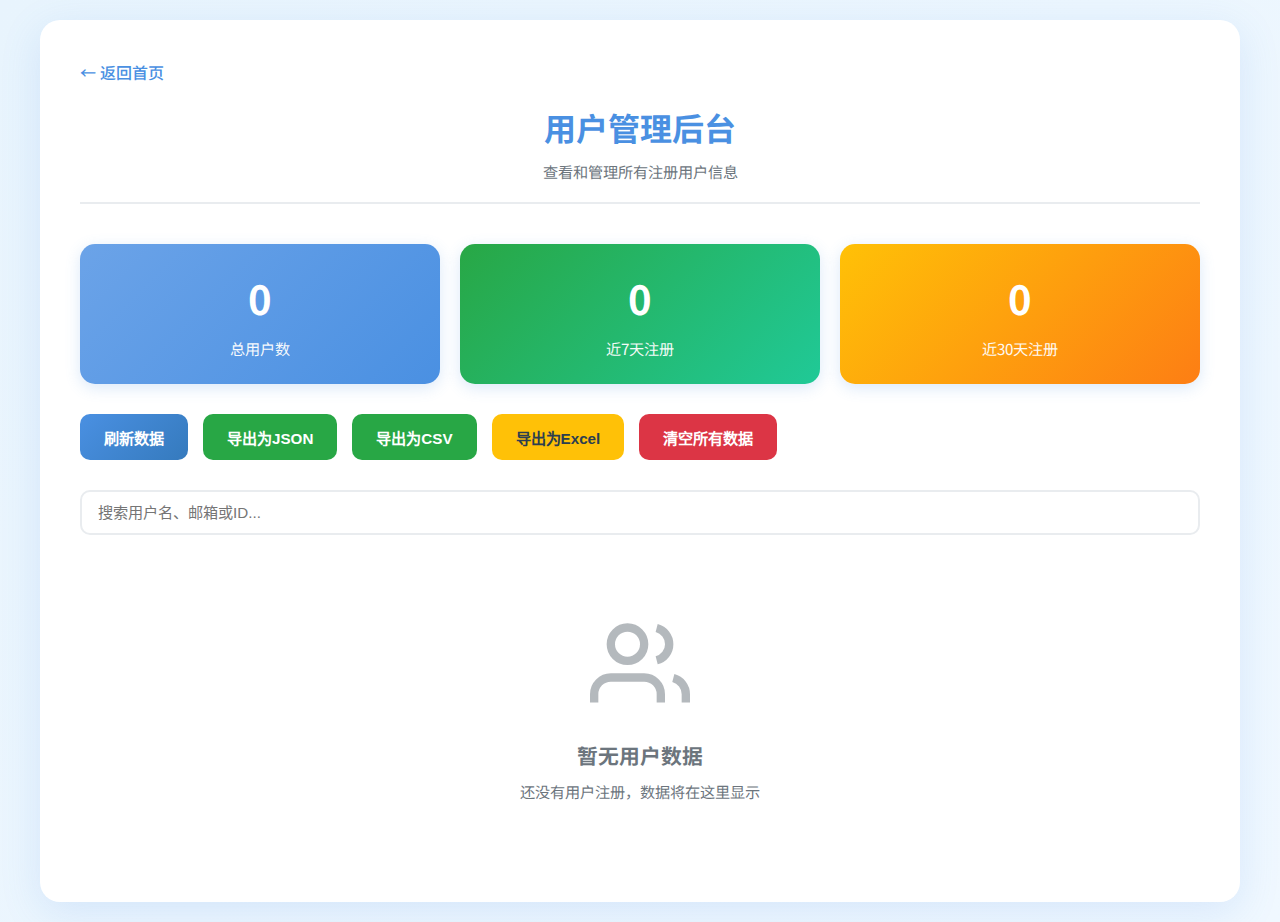
<file: admin.html>
<!DOCTYPE html>
<html lang="zh-CN">
<head>
    <meta charset="UTF-8">
    <meta name="viewport" content="width=device-width, initial-scale=1.0">
    <title>用户管理后台 - 城市性格研究</title>
    <link href="https://fonts.googleapis.com/css2?family=Noto+Sans+SC:wght@300;400;500;700&display=swap" rel="stylesheet">
    <style>
        * {
            margin: 0;
            padding: 0;
            box-sizing: border-box;
        }
        
        :root {
            --primary-blue: #4A90E2;
            --primary-blue-dark: #357ABD;
            --primary-blue-light: #6BA3E8;
            --bg-light: #F8F9FA;
            --bg-white: #FFFFFF;
            --text-dark: #2C3E50;
            --text-gray: #6C757D;
            --text-light: #ADB5BD;
            --border-color: #E9ECEF;
            --success: #28a745;
            --error: #dc3545;
            --warning: #ffc107;
        }
        
        body {
            font-family: 'Noto Sans SC', sans-serif;
            background: linear-gradient(135deg, #E8F4FD 0%, #F0F8FF 100%);
            min-height: 100vh;
            padding: 20px;
        }
        
        .container {
            max-width: 1200px;
            margin: 0 auto;
            background: var(--bg-white);
            border-radius: 20px;
            box-shadow: 0 10px 40px rgba(74, 144, 226, 0.15);
            padding: 40px;
        }
        
        .header {
            text-align: center;
            margin-bottom: 40px;
            padding-bottom: 20px;
            border-bottom: 2px solid var(--border-color);
        }
        
        .header h1 {
            color: var(--primary-blue);
            font-size: 2em;
            font-weight: 700;
            margin-bottom: 10px;
        }
        
        .header p {
            color: var(--text-gray);
            font-size: 0.95em;
        }
        
        .stats {
            display: grid;
            grid-template-columns: repeat(auto-fit, minmax(200px, 1fr));
            gap: 20px;
            margin-bottom: 30px;
        }
        
        .stat-card {
            background: linear-gradient(135deg, var(--primary-blue-light) 0%, var(--primary-blue) 100%);
            color: white;
            padding: 25px;
            border-radius: 15px;
            text-align: center;
            box-shadow: 0 4px 15px rgba(74, 144, 226, 0.2);
        }
        
        .stat-card h3 {
            font-size: 2.5em;
            font-weight: 700;
            margin-bottom: 10px;
        }
        
        .stat-card p {
            font-size: 0.95em;
            opacity: 0.95;
        }
        
        .actions {
            display: flex;
            gap: 15px;
            margin-bottom: 30px;
            flex-wrap: wrap;
        }
        
        .btn {
            padding: 12px 24px;
            border: none;
            border-radius: 10px;
            font-size: 0.95em;
            font-weight: 600;
            cursor: pointer;
            transition: all 0.3s;
            text-decoration: none;
            display: inline-block;
        }
        
        .btn-primary {
            background: linear-gradient(135deg, var(--primary-blue) 0%, var(--primary-blue-dark) 100%);
            color: white;
        }
        
        .btn-primary:hover {
            transform: translateY(-2px);
            box-shadow: 0 6px 20px rgba(74, 144, 226, 0.3);
        }
        
        .btn-success {
            background: var(--success);
            color: white;
        }
        
        .btn-success:hover {
            background: #218838;
            transform: translateY(-2px);
        }
        
        .btn-warning {
            background: var(--warning);
            color: var(--text-dark);
        }
        
        .btn-warning:hover {
            background: #e0a800;
            transform: translateY(-2px);
        }
        
        .btn-danger {
            background: var(--error);
            color: white;
        }
        
        .btn-danger:hover {
            background: #c82333;
            transform: translateY(-2px);
        }
        
        .btn-secondary {
            background: var(--bg-light);
            color: var(--text-dark);
            border: 2px solid var(--border-color);
        }
        
        .btn-secondary:hover {
            background: var(--border-color);
        }
        
        .search-box {
            margin-bottom: 20px;
        }
        
        .search-box input {
            width: 100%;
            padding: 12px 16px;
            border: 2px solid var(--border-color);
            border-radius: 10px;
            font-size: 0.95em;
            transition: all 0.3s;
        }
        
        .search-box input:focus {
            outline: none;
            border-color: var(--primary-blue);
            box-shadow: 0 0 0 3px rgba(74, 144, 226, 0.1);
        }
        
        .table-container {
            overflow-x: auto;
            border-radius: 10px;
            border: 1px solid var(--border-color);
        }
        
        table {
            width: 100%;
            border-collapse: collapse;
            background: var(--bg-white);
        }
        
        thead {
            background: linear-gradient(135deg, var(--primary-blue) 0%, var(--primary-blue-dark) 100%);
            color: white;
        }
        
        th {
            padding: 15px;
            text-align: left;
            font-weight: 600;
            font-size: 0.95em;
        }
        
        td {
            padding: 15px;
            border-bottom: 1px solid var(--border-color);
            color: var(--text-dark);
            font-size: 0.9em;
        }
        
        tbody tr:hover {
            background: var(--bg-light);
        }
        
        tbody tr:last-child td {
            border-bottom: none;
        }
        
        .empty-state {
            text-align: center;
            padding: 60px 20px;
            color: var(--text-gray);
        }
        
        .empty-state svg {
            width: 100px;
            height: 100px;
            margin-bottom: 20px;
            opacity: 0.5;
        }
        
        .empty-state h3 {
            font-size: 1.3em;
            margin-bottom: 10px;
        }
        
        .empty-state p {
            font-size: 0.95em;
        }
        
        .badge {
            display: inline-block;
            padding: 4px 10px;
            border-radius: 12px;
            font-size: 0.75em;
            font-weight: 600;
        }
        
        .badge-success {
            background: #d4edda;
            color: #155724;
        }
        
        .back-link {
            display: inline-block;
            margin-bottom: 20px;
            color: var(--primary-blue);
            text-decoration: none;
            font-weight: 500;
            transition: color 0.3s;
        }
        
        .back-link:hover {
            color: var(--primary-blue-dark);
            text-decoration: underline;
        }
        
        @media (max-width: 768px) {
            .container {
                padding: 20px;
            }
            
            .header h1 {
                font-size: 1.5em;
            }
            
            .actions {
                flex-direction: column;
            }
            
            .btn {
                width: 100%;
                text-align: center;
            }
            
            table {
                font-size: 0.85em;
            }
            
            th, td {
                padding: 10px;
            }
        }
    </style>
</head>
<body>
    <div class="container">
        <a href="index.html" class="back-link">← 返回首页</a>
        
        <div class="header">
            <h1>用户管理后台</h1>
            <p>查看和管理所有注册用户信息</p>
        </div>
        
        <div class="stats" id="stats">
            <!-- 统计数据将在这里动态显示 -->
        </div>
        
        <div class="actions">
            <button class="btn btn-primary" onclick="refreshData()">刷新数据</button>
            <button class="btn btn-success" onclick="exportJSON()">导出为JSON</button>
            <button class="btn btn-success" onclick="exportCSV()">导出为CSV</button>
            <button class="btn btn-warning" onclick="exportExcel()">导出为Excel</button>
            <button class="btn btn-danger" onclick="clearAllData()">清空所有数据</button>
        </div>
        
        <div class="search-box">
            <input type="text" id="searchInput" placeholder="搜索用户名、邮箱或ID..." onkeyup="filterUsers()">
        </div>
        
        <div class="table-container">
            <table id="usersTable">
                <thead>
                    <tr>
                        <th>ID</th>
                        <th>用户名</th>
                        <th>邮箱</th>
                        <th>注册时间</th>
                        <th>状态</th>
                    </tr>
                </thead>
                <tbody id="usersTableBody">
                    <!-- 用户数据将在这里动态显示 -->
                </tbody>
            </table>
        </div>
        
        <div class="empty-state" id="emptyState" style="display: none;">
            <svg viewBox="0 0 24 24" fill="none" stroke="currentColor" stroke-width="2">
                <path d="M17 21v-2a4 4 0 0 0-4-4H5a4 4 0 0 0-4 4v2"></path>
                <circle cx="9" cy="7" r="4"></circle>
                <path d="M23 21v-2a4 4 0 0 0-3-3.87"></path>
                <path d="M16 3.13a4 4 0 0 1 0 7.75"></path>
            </svg>
            <h3>暂无用户数据</h3>
            <p>还没有用户注册，数据将在这里显示</p>
        </div>
    </div>
    
    <script>
        // 获取所有用户
        function getAllUsers() {
            const users = localStorage.getItem('users');
            return users ? JSON.parse(users) : [];
        }
        
        // 刷新统计数据
        function updateStats() {
            const users = getAllUsers();
            const statsDiv = document.getElementById('stats');
            
            statsDiv.innerHTML = `
                <div class="stat-card">
                    <h3>${users.length}</h3>
                    <p>总用户数</p>
                </div>
                <div class="stat-card" style="background: linear-gradient(135deg, #28a745 0%, #20c997 100%);">
                    <h3>${users.filter(u => {
                        const regDate = new Date(u.createdAt);
                        const now = new Date();
                        const daysDiff = (now - regDate) / (1000 * 60 * 60 * 24);
                        return daysDiff <= 7;
                    }).length}</h3>
                    <p>近7天注册</p>
                </div>
                <div class="stat-card" style="background: linear-gradient(135deg, #ffc107 0%, #fd7e14 100%);">
                    <h3>${users.filter(u => {
                        const regDate = new Date(u.createdAt);
                        const now = new Date();
                        const daysDiff = (now - regDate) / (1000 * 60 * 60 * 24);
                        return daysDiff <= 30;
                    }).length}</h3>
                    <p>近30天注册</p>
                </div>
            `;
        }
        
        // 显示用户列表
        function displayUsers(users = null) {
            const allUsers = users || getAllUsers();
            const tbody = document.getElementById('usersTableBody');
            const emptyState = document.getElementById('emptyState');
            const tableContainer = document.querySelector('.table-container');
            
            if (allUsers.length === 0) {
                tbody.innerHTML = '';
                tableContainer.style.display = 'none';
                emptyState.style.display = 'block';
                return;
            }
            
            tableContainer.style.display = 'block';
            emptyState.style.display = 'none';
            
            tbody.innerHTML = allUsers.map(user => {
                const regDate = new Date(user.createdAt);
                const formattedDate = regDate.toLocaleString('zh-CN', {
                    year: 'numeric',
                    month: '2-digit',
                    day: '2-digit',
                    hour: '2-digit',
                    minute: '2-digit'
                });
                
                return `
                    <tr>
                        <td>${user.id}</td>
                        <td><strong>${user.username}</strong></td>
                        <td>${user.email}</td>
                        <td>${formattedDate}</td>
                        <td><span class="badge badge-success">已注册</span></td>
                    </tr>
                `;
            }).join('');
        }
        
        // 搜索过滤
        function filterUsers() {
            const searchTerm = document.getElementById('searchInput').value.toLowerCase();
            const allUsers = getAllUsers();
            
            if (!searchTerm) {
                displayUsers(allUsers);
                return;
            }
            
            const filteredUsers = allUsers.filter(user => 
                user.id.toLowerCase().includes(searchTerm) ||
                user.username.toLowerCase().includes(searchTerm) ||
                user.email.toLowerCase().includes(searchTerm)
            );
            
            displayUsers(filteredUsers);
        }
        
        // 刷新数据
        function refreshData() {
            updateStats();
            displayUsers();
            alert('数据已刷新！');
        }
        
        // 导出为JSON
        function exportJSON() {
            const users = getAllUsers();
            if (users.length === 0) {
                alert('没有数据可导出！');
                return;
            }
            
            const dataStr = JSON.stringify(users, null, 2);
            const dataBlob = new Blob([dataStr], { type: 'application/json' });
            const url = URL.createObjectURL(dataBlob);
            const link = document.createElement('a');
            link.href = url;
            link.download = `users_${new Date().toISOString().split('T')[0]}.json`;
            link.click();
            URL.revokeObjectURL(url);
        }
        
        // 导出为CSV
        function exportCSV() {
            const users = getAllUsers();
            if (users.length === 0) {
                alert('没有数据可导出！');
                return;
            }
            
            // CSV头部
            let csv = 'ID,用户名,邮箱,注册时间\n';
            
            // 添加数据行
            users.forEach(user => {
                const regDate = new Date(user.createdAt);
                const formattedDate = regDate.toLocaleString('zh-CN');
                csv += `${user.id},"${user.username}","${user.email}","${formattedDate}"\n`;
            });
            
            const dataBlob = new Blob(['\ufeff' + csv], { type: 'text/csv;charset=utf-8;' });
            const url = URL.createObjectURL(dataBlob);
            const link = document.createElement('a');
            link.href = url;
            link.download = `users_${new Date().toISOString().split('T')[0]}.csv`;
            link.click();
            URL.revokeObjectURL(url);
        }
        
        // 导出为Excel (使用CSV格式，Excel可以打开)
        function exportExcel() {
            exportCSV(); // Excel可以打开CSV文件
        }
        
        // 清空所有数据（需要确认）
        function clearAllData() {
            if (!confirm('⚠️ 警告：此操作将删除所有用户数据，且无法恢复！\n\n确定要继续吗？')) {
                return;
            }
            
            if (!confirm('请再次确认：您真的要删除所有用户数据吗？')) {
                return;
            }
            
            localStorage.removeItem('users');
            localStorage.removeItem('currentUser');
            alert('所有数据已清空！');
            refreshData();
        }
        
        // 页面加载时初始化
        window.addEventListener('DOMContentLoaded', function() {
            updateStats();
            displayUsers();
        });
    </script>
</body>
</html>
</file>
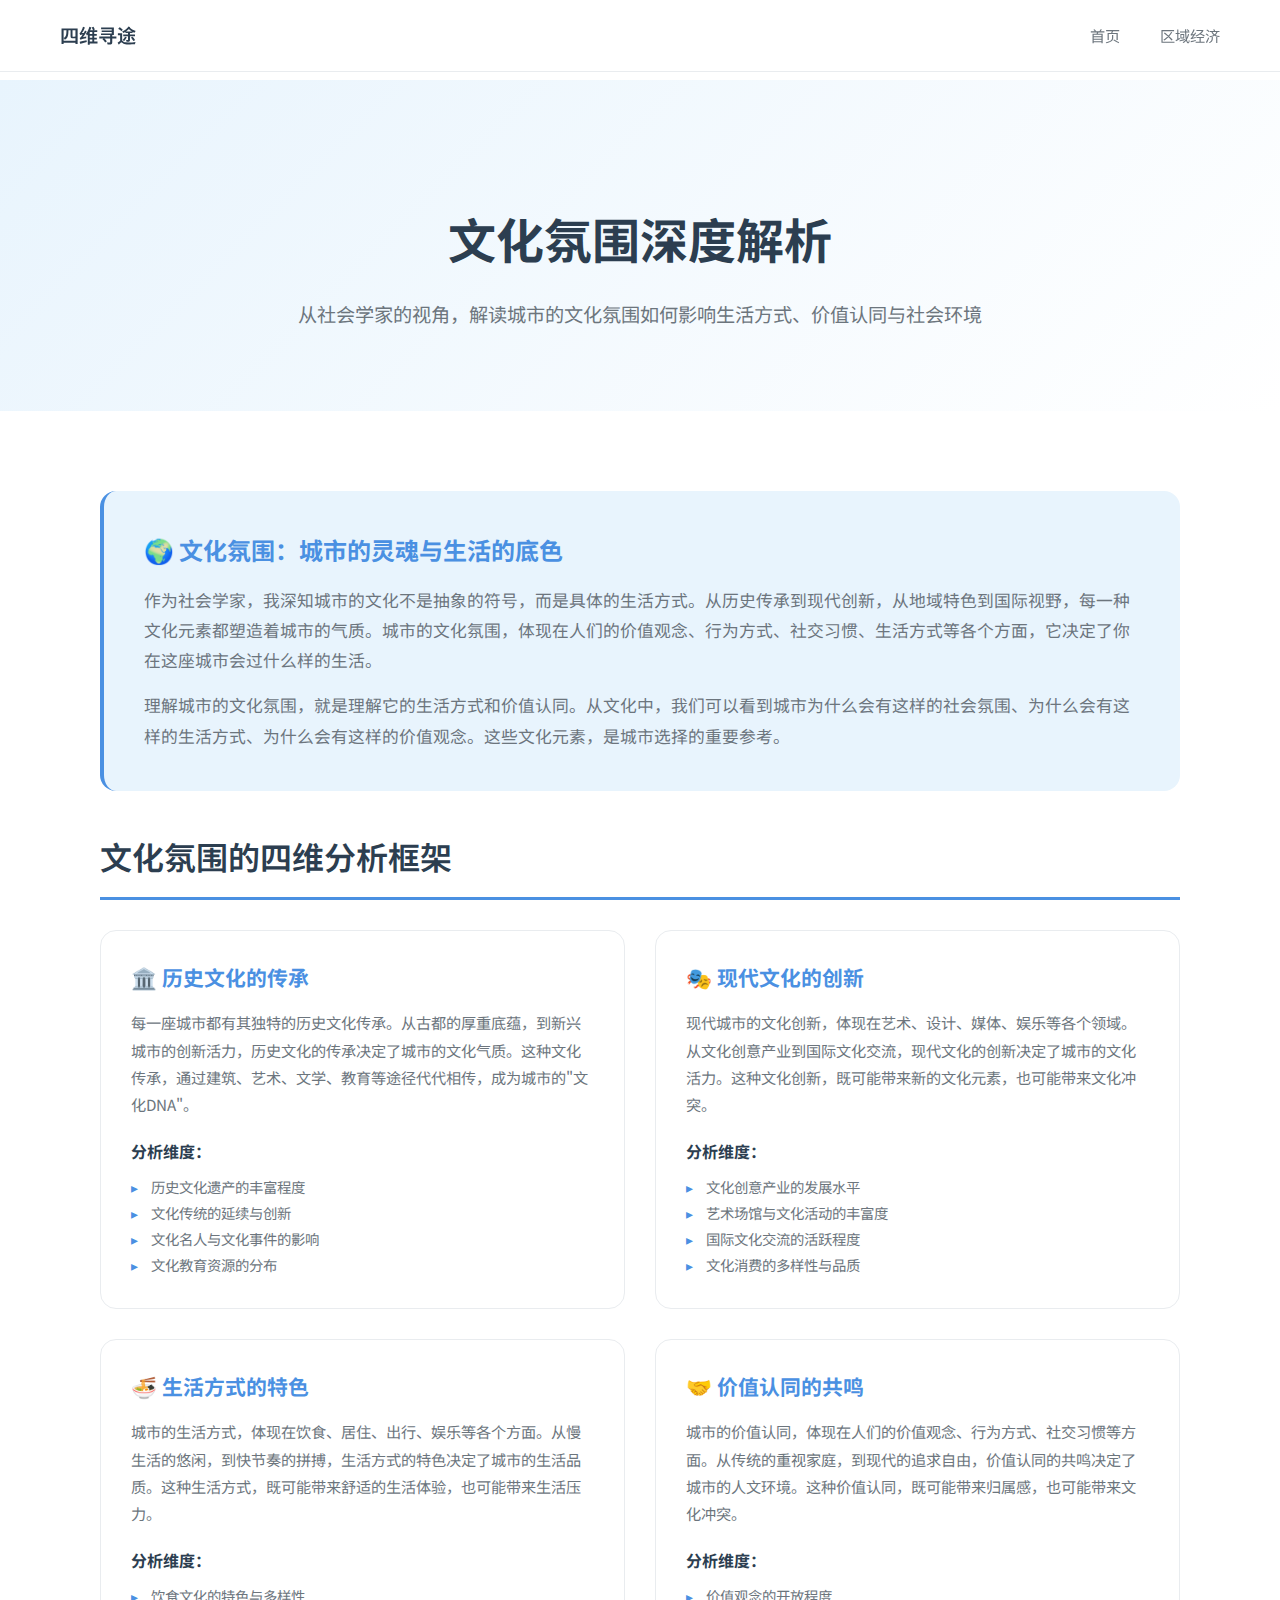
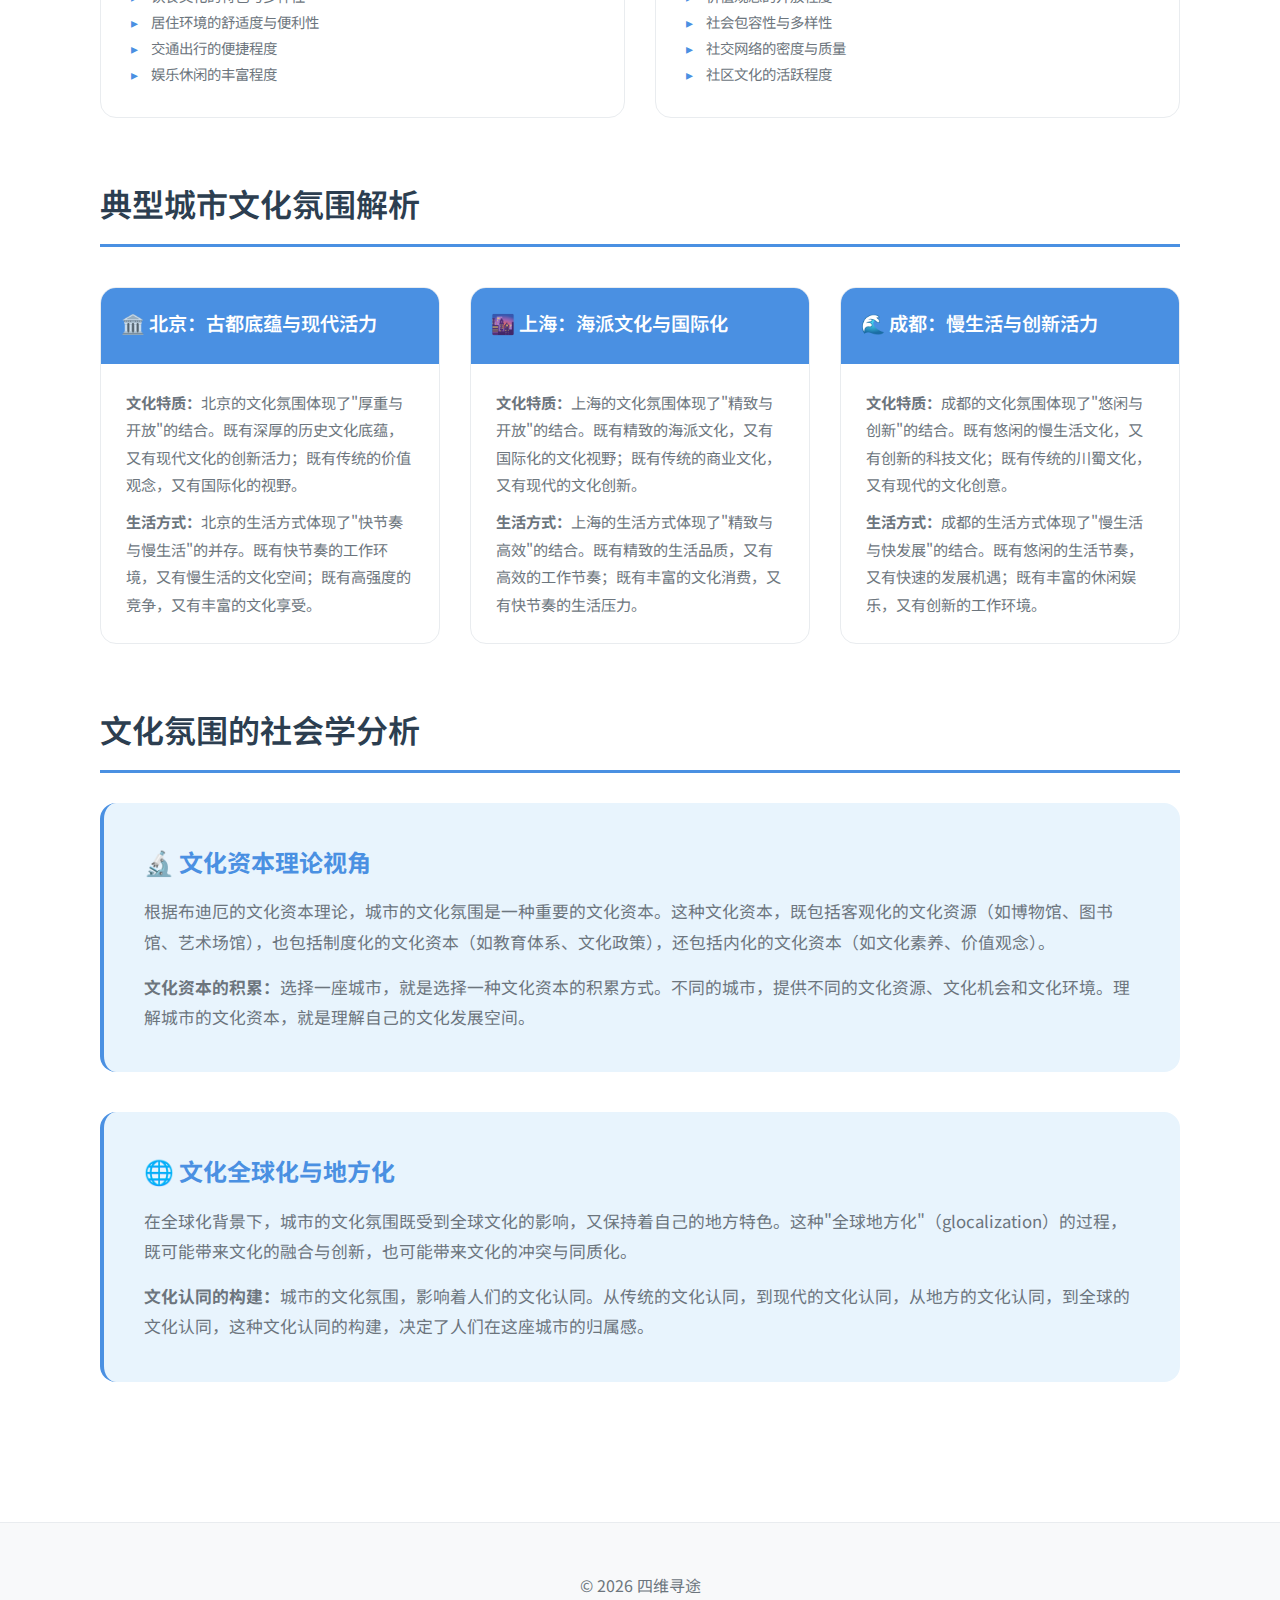
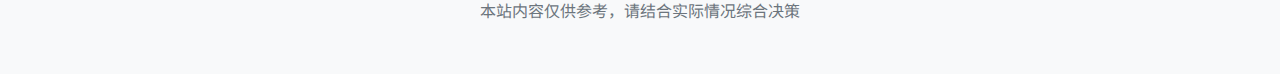
<file: city-culture.html>
<!DOCTYPE html>
<html lang="zh-CN">
<head>
    <meta charset="UTF-8">
    <meta name="viewport" content="width=device-width, initial-scale=1.0">
    <title>文化氛围深度解析 - 四维寻途</title>
    <link href="https://fonts.googleapis.com/css2?family=Noto+Sans+SC:wght@300;400;500;700&display=swap" rel="stylesheet">
    <style>
        * {
            margin: 0;
            padding: 0;
            box-sizing: border-box;
        }
        
        :root {
            --primary-blue: #4A90E2;
            --primary-blue-dark: #357ABD;
            --primary-blue-light: #6BA3E8;
            --blue-bg: #E8F4FD;
            --bg-light: #F8F9FA;
            --bg-white: #FFFFFF;
            --text-dark: #2C3E50;
            --text-gray: #6C757D;
            --text-light: #ADB5BD;
            --border-color: #E9ECEF;
        }
        
        body {
            font-family: 'Noto Sans SC', sans-serif;
            background: var(--bg-white);
            color: var(--text-dark);
            line-height: 1.6;
        }
        
        .navbar {
            position: fixed;
            top: 0;
            left: 0;
            right: 0;
            padding: 20px 60px;
            display: flex;
            justify-content: space-between;
            align-items: center;
            z-index: 100;
            background: rgba(255, 255, 255, 0.95);
            backdrop-filter: blur(10px);
            border-bottom: 1px solid var(--border-color);
        }
        
        .nav-brand {
            display: flex;
            align-items: center;
            gap: 10px;
            text-decoration: none;
            color: var(--text-dark);
            font-size: 1.2em;
            font-weight: 600;
        }
        
        .nav-links {
            display: flex;
            gap: 40px;
            align-items: center;
        }
        
        .nav-links a {
            color: var(--text-gray);
            text-decoration: none;
            font-size: 0.95em;
            font-weight: 400;
            transition: color 0.3s;
        }
        
        .nav-links a:hover {
            color: var(--primary-blue);
        }
        
        .header {
            background: linear-gradient(135deg, var(--blue-bg) 0%, var(--bg-white) 100%);
            padding: 120px 60px 80px;
            text-align: center;
            margin-top: 80px;
        }
        
        .header h1 {
            font-size: 3em;
            font-weight: 700;
            margin-bottom: 20px;
            color: var(--text-dark);
        }
        
        .header p {
            font-size: 1.2em;
            color: var(--text-gray);
            max-width: 900px;
            margin: 0 auto;
            line-height: 1.8;
        }
        
        .container {
            max-width: 1200px;
            margin: 0 auto;
            padding: 80px 60px;
        }
        
        .section {
            margin-bottom: 60px;
        }
        
        .section-title {
            font-size: 2em;
            font-weight: 600;
            margin-bottom: 30px;
            color: var(--text-dark);
            padding-bottom: 15px;
            border-bottom: 3px solid var(--primary-blue);
        }
        
        .intro-box {
            background: var(--blue-bg);
            padding: 40px;
            border-radius: 16px;
            margin-bottom: 40px;
            border-left: 4px solid var(--primary-blue);
        }
        
        .intro-box h3 {
            color: var(--primary-blue);
            font-size: 1.5em;
            margin-bottom: 15px;
        }
        
        .intro-box p {
            color: var(--text-gray);
            line-height: 1.8;
            font-size: 1.05em;
        }
        
        .culture-dimensions {
            display: grid;
            grid-template-columns: repeat(2, 1fr);
            gap: 30px;
            margin-bottom: 40px;
        }
        
        .dimension-card {
            background: var(--bg-white);
            border: 1px solid var(--border-color);
            border-radius: 16px;
            padding: 30px;
            transition: all 0.3s ease;
        }
        
        .dimension-card:hover {
            transform: translateY(-5px);
            box-shadow: 0 10px 30px rgba(74, 144, 226, 0.1);
            border-color: var(--primary-blue);
        }
        
        .dimension-card h3 {
            color: var(--primary-blue);
            font-size: 1.3em;
            margin-bottom: 15px;
            display: flex;
            align-items: center;
            gap: 10px;
        }
        
        .dimension-card p {
            color: var(--text-gray);
            line-height: 1.8;
            font-size: 0.95em;
            margin-bottom: 15px;
        }
        
        .dimension-features {
            margin-top: 20px;
        }
        
        .dimension-features h4 {
            color: var(--text-dark);
            font-size: 1em;
            margin-bottom: 10px;
        }
        
        .dimension-features ul {
            list-style: none;
            padding-left: 0;
        }
        
        .dimension-features li {
            color: var(--text-gray);
            font-size: 0.9em;
            line-height: 1.8;
            padding-left: 20px;
            position: relative;
        }
        
        .dimension-features li::before {
            content: '▸';
            position: absolute;
            left: 0;
            color: var(--primary-blue);
        }
        
        .city-examples {
            display: grid;
            grid-template-columns: repeat(3, 1fr);
            gap: 30px;
            margin-top: 40px;
        }
        
        .example-card {
            background: var(--bg-white);
            border: 1px solid var(--border-color);
            border-radius: 16px;
            overflow: hidden;
            transition: all 0.3s ease;
        }
        
        .example-card:hover {
            transform: translateY(-5px);
            box-shadow: 0 10px 30px rgba(74, 144, 226, 0.1);
            border-color: var(--primary-blue);
        }
        
        .example-header {
            background: var(--primary-blue);
            color: white;
            padding: 20px;
        }
        
        .example-header h4 {
            font-size: 1.2em;
            font-weight: 600;
            margin-bottom: 5px;
        }
        
        .example-body {
            padding: 25px;
        }
        
        .example-body p {
            color: var(--text-gray);
            line-height: 1.8;
            font-size: 0.95em;
        }
        
        .footer {
            background: var(--bg-light);
            color: var(--text-gray);
            text-align: center;
            padding: 50px 20px;
            border-top: 1px solid var(--border-color);
        }
        
        @media (max-width: 1024px) {
            .culture-dimensions, .city-examples {
                grid-template-columns: 1fr;
            }
        }
        
        @media (max-width: 768px) {
            .header { padding: 100px 25px 60px; }
            .container { padding: 40px 25px; }
        }
    </style>
</head>
<body>
    <nav class="navbar">
        <a href="index.html" class="nav-brand">
            <span>四维寻途</span>
        </a>
        <div class="nav-links">
            <a href="index.html">首页</a>
            <a href="economy.html">区域经济</a>
        </div>
    </nav>
    
    <header class="header">
        <h1>文化氛围深度解析</h1>
        <p>从社会学家的视角，解读城市的文化氛围如何影响生活方式、价值认同与社会环境</p>
    </header>
    
    <div class="container">
        <div class="intro-box">
            <h3>🌍 文化氛围：城市的灵魂与生活的底色</h3>
            <p>作为社会学家，我深知城市的文化不是抽象的符号，而是具体的生活方式。从历史传承到现代创新，从地域特色到国际视野，每一种文化元素都塑造着城市的气质。城市的文化氛围，体现在人们的价值观念、行为方式、社交习惯、生活方式等各个方面，它决定了你在这座城市会过什么样的生活。</p>
            <p style="margin-top: 15px;">理解城市的文化氛围，就是理解它的生活方式和价值认同。从文化中，我们可以看到城市为什么会有这样的社会氛围、为什么会有这样的生活方式、为什么会有这样的价值观念。这些文化元素，是城市选择的重要参考。</p>
        </div>
        
        <div class="section">
            <h2 class="section-title">文化氛围的四维分析框架</h2>
            <div class="culture-dimensions">
                <div class="dimension-card">
                    <h3>🏛️ 历史文化的传承</h3>
                    <p>每一座城市都有其独特的历史文化传承。从古都的厚重底蕴，到新兴城市的创新活力，历史文化的传承决定了城市的文化气质。这种文化传承，通过建筑、艺术、文学、教育等途径代代相传，成为城市的"文化DNA"。</p>
                    <div class="dimension-features">
                        <h4>分析维度：</h4>
                        <ul>
                            <li>历史文化遗产的丰富程度</li>
                            <li>文化传统的延续与创新</li>
                            <li>文化名人与文化事件的影响</li>
                            <li>文化教育资源的分布</li>
                        </ul>
                    </div>
                </div>
                
                <div class="dimension-card">
                    <h3>🎭 现代文化的创新</h3>
                    <p>现代城市的文化创新，体现在艺术、设计、媒体、娱乐等各个领域。从文化创意产业到国际文化交流，现代文化的创新决定了城市的文化活力。这种文化创新，既可能带来新的文化元素，也可能带来文化冲突。</p>
                    <div class="dimension-features">
                        <h4>分析维度：</h4>
                        <ul>
                            <li>文化创意产业的发展水平</li>
                            <li>艺术场馆与文化活动的丰富度</li>
                            <li>国际文化交流的活跃程度</li>
                            <li>文化消费的多样性与品质</li>
                        </ul>
                    </div>
                </div>
                
                <div class="dimension-card">
                    <h3>🍜 生活方式的特色</h3>
                    <p>城市的生活方式，体现在饮食、居住、出行、娱乐等各个方面。从慢生活的悠闲，到快节奏的拼搏，生活方式的特色决定了城市的生活品质。这种生活方式，既可能带来舒适的生活体验，也可能带来生活压力。</p>
                    <div class="dimension-features">
                        <h4>分析维度：</h4>
                        <ul>
                            <li>饮食文化的特色与多样性</li>
                            <li>居住环境的舒适度与便利性</li>
                            <li>交通出行的便捷程度</li>
                            <li>娱乐休闲的丰富程度</li>
                        </ul>
                    </div>
                </div>
                
                <div class="dimension-card">
                    <h3>🤝 价值认同的共鸣</h3>
                    <p>城市的价值认同，体现在人们的价值观念、行为方式、社交习惯等方面。从传统的重视家庭，到现代的追求自由，价值认同的共鸣决定了城市的人文环境。这种价值认同，既可能带来归属感，也可能带来文化冲突。</p>
                    <div class="dimension-features">
                        <h4>分析维度：</h4>
                        <ul>
                            <li>价值观念的开放程度</li>
                            <li>社会包容性与多样性</li>
                            <li>社交网络的密度与质量</li>
                            <li>社区文化的活跃程度</li>
                        </ul>
                    </div>
                </div>
            </div>
        </div>
        
        <div class="section">
            <h2 class="section-title">典型城市文化氛围解析</h2>
            <div class="city-examples">
                <div class="example-card">
                    <div class="example-header">
                        <h4>🏛️ 北京：古都底蕴与现代活力</h4>
                    </div>
                    <div class="example-body">
                        <p><strong>文化特质：</strong>北京的文化氛围体现了"厚重与开放"的结合。既有深厚的历史文化底蕴，又有现代文化的创新活力；既有传统的价值观念，又有国际化的视野。</p>
                        <p style="margin-top: 10px;"><strong>生活方式：</strong>北京的生活方式体现了"快节奏与慢生活"的并存。既有快节奏的工作环境，又有慢生活的文化空间；既有高强度的竞争，又有丰富的文化享受。</p>
                    </div>
                </div>
                
                <div class="example-card">
                    <div class="example-header">
                        <h4>🌆 上海：海派文化与国际化</h4>
                    </div>
                    <div class="example-body">
                        <p><strong>文化特质：</strong>上海的文化氛围体现了"精致与开放"的结合。既有精致的海派文化，又有国际化的文化视野；既有传统的商业文化，又有现代的文化创新。</p>
                        <p style="margin-top: 10px;"><strong>生活方式：</strong>上海的生活方式体现了"精致与高效"的结合。既有精致的生活品质，又有高效的工作节奏；既有丰富的文化消费，又有快节奏的生活压力。</p>
                    </div>
                </div>
                
                <div class="example-card">
                    <div class="example-header">
                        <h4>🌊 成都：慢生活与创新活力</h4>
                    </div>
                    <div class="example-body">
                        <p><strong>文化特质：</strong>成都的文化氛围体现了"悠闲与创新"的结合。既有悠闲的慢生活文化，又有创新的科技文化；既有传统的川蜀文化，又有现代的文化创意。</p>
                        <p style="margin-top: 10px;"><strong>生活方式：</strong>成都的生活方式体现了"慢生活与快发展"的结合。既有悠闲的生活节奏，又有快速的发展机遇；既有丰富的休闲娱乐，又有创新的工作环境。</p>
                    </div>
                </div>
            </div>
        </div>
        
        <div class="section">
            <h2 class="section-title">文化氛围的社会学分析</h2>
            <div class="intro-box">
                <h3>🔬 文化资本理论视角</h3>
                <p>根据布迪厄的文化资本理论，城市的文化氛围是一种重要的文化资本。这种文化资本，既包括客观化的文化资源（如博物馆、图书馆、艺术场馆），也包括制度化的文化资本（如教育体系、文化政策），还包括内化的文化资本（如文化素养、价值观念）。</p>
                <p style="margin-top: 15px;"><strong>文化资本的积累：</strong>选择一座城市，就是选择一种文化资本的积累方式。不同的城市，提供不同的文化资源、文化机会和文化环境。理解城市的文化资本，就是理解自己的文化发展空间。</p>
            </div>
            
            <div class="intro-box" style="margin-top: 30px;">
                <h3>🌐 文化全球化与地方化</h3>
                <p>在全球化背景下，城市的文化氛围既受到全球文化的影响，又保持着自己的地方特色。这种"全球地方化"（glocalization）的过程，既可能带来文化的融合与创新，也可能带来文化的冲突与同质化。</p>
                <p style="margin-top: 15px;"><strong>文化认同的构建：</strong>城市的文化氛围，影响着人们的文化认同。从传统的文化认同，到现代的文化认同，从地方的文化认同，到全球的文化认同，这种文化认同的构建，决定了人们在这座城市的归属感。</p>
            </div>
        </div>
    </div>
    
    <footer class="footer">
        <p>&copy; 2026 四维寻途</p>
        <p>本站内容仅供参考，请结合实际情况综合决策</p>
    </footer>
</body>
</html>
</file>
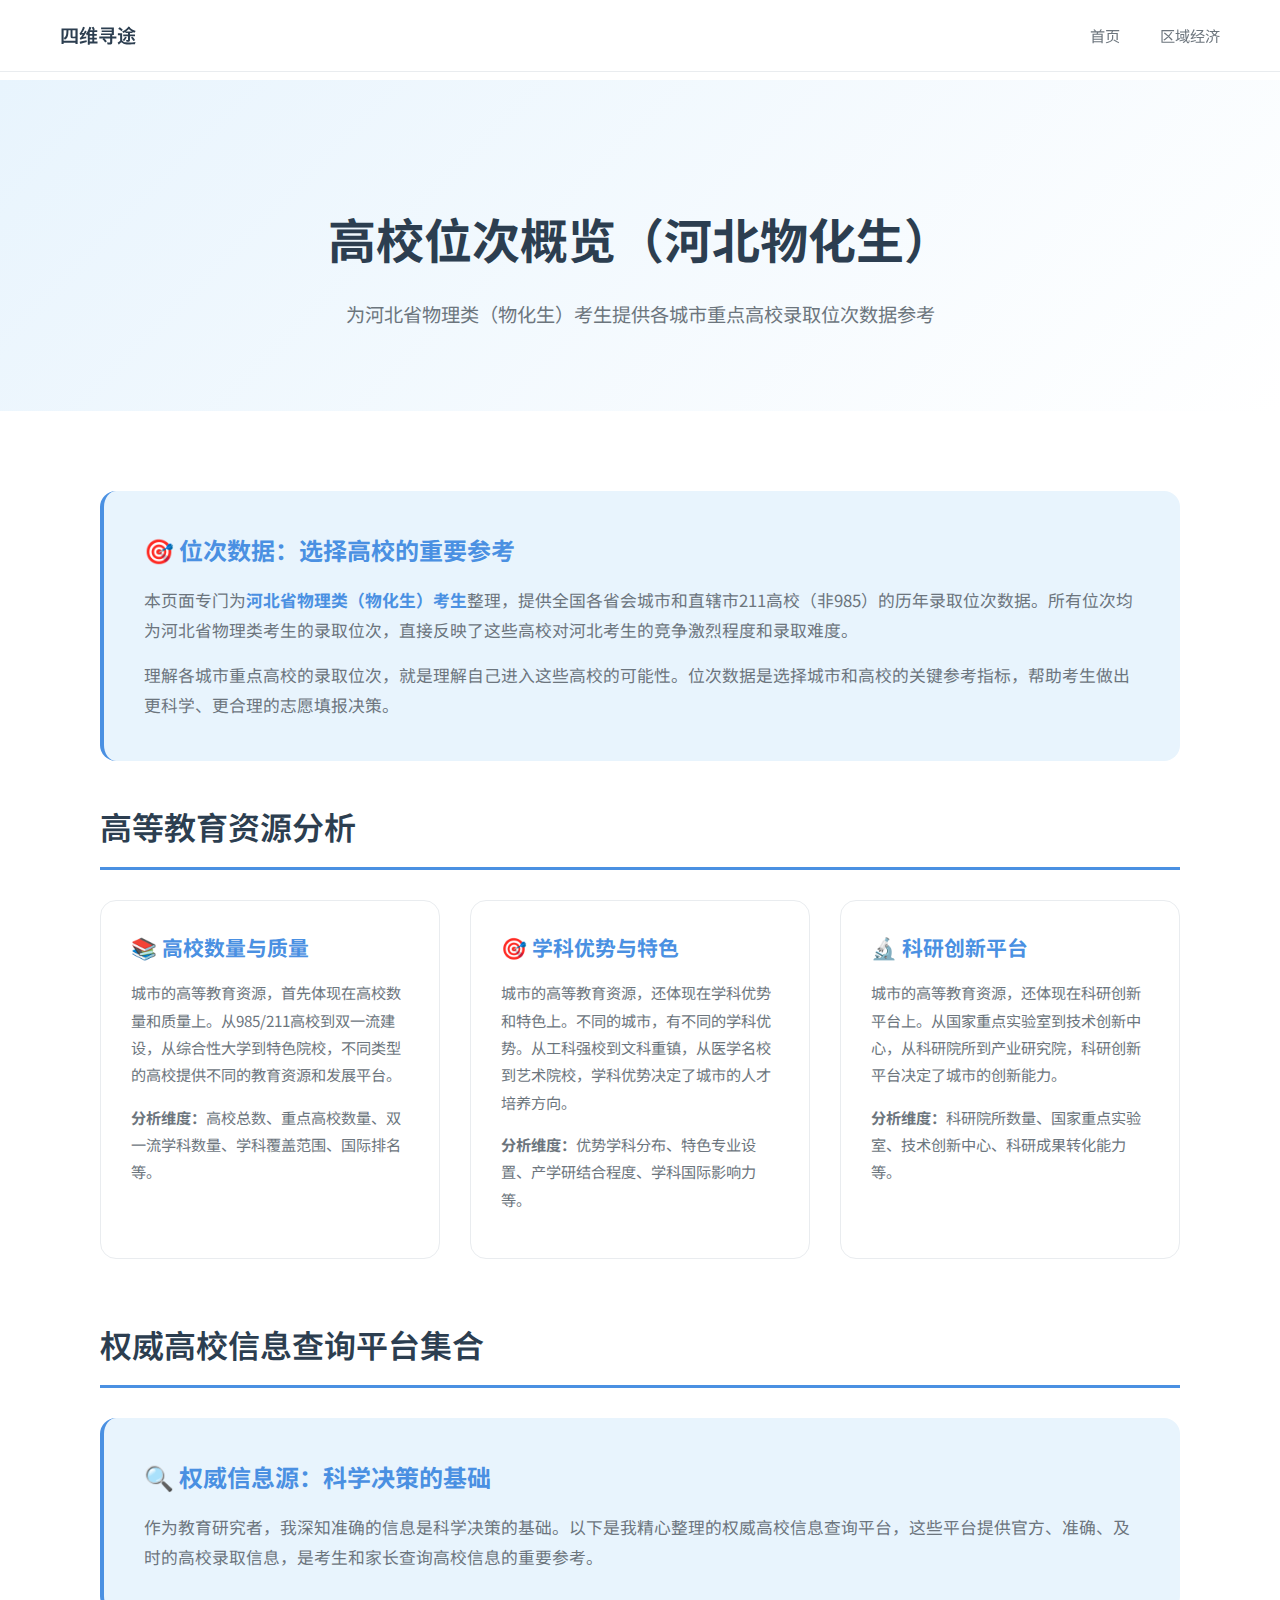
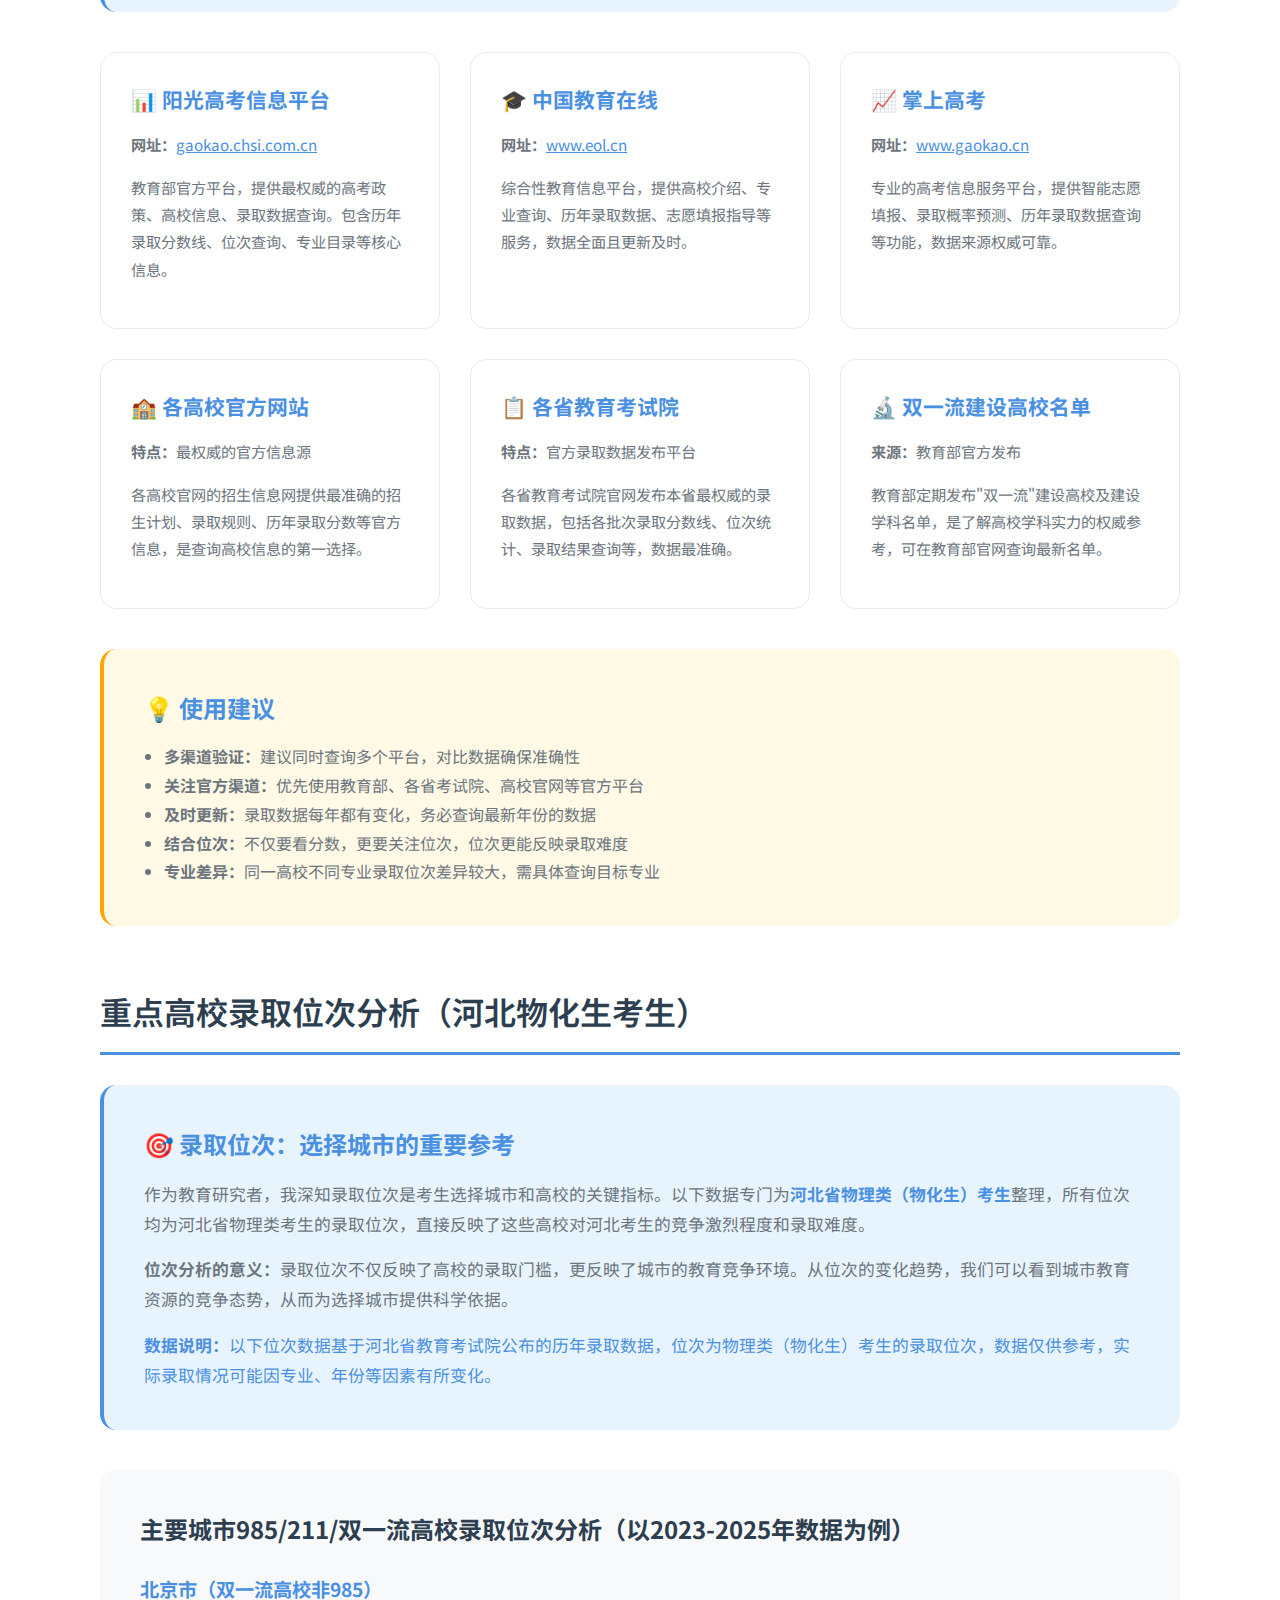
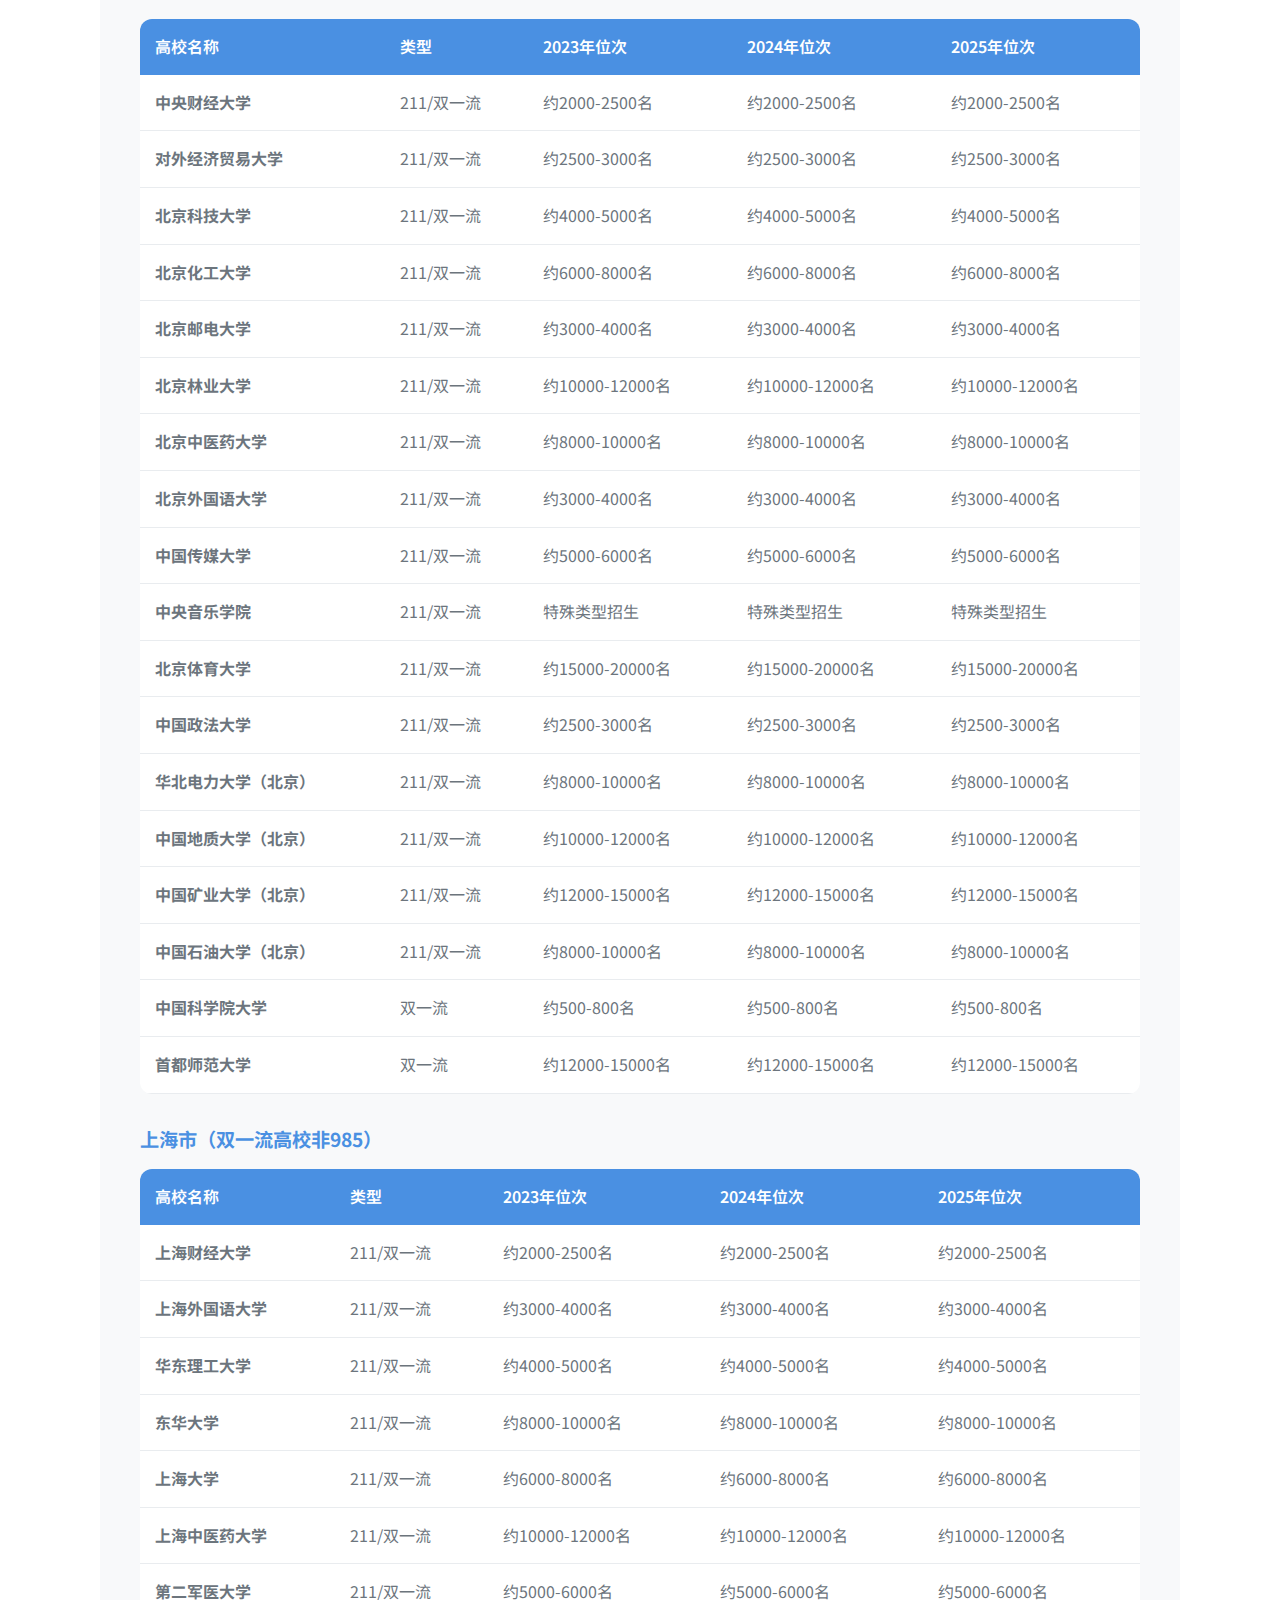
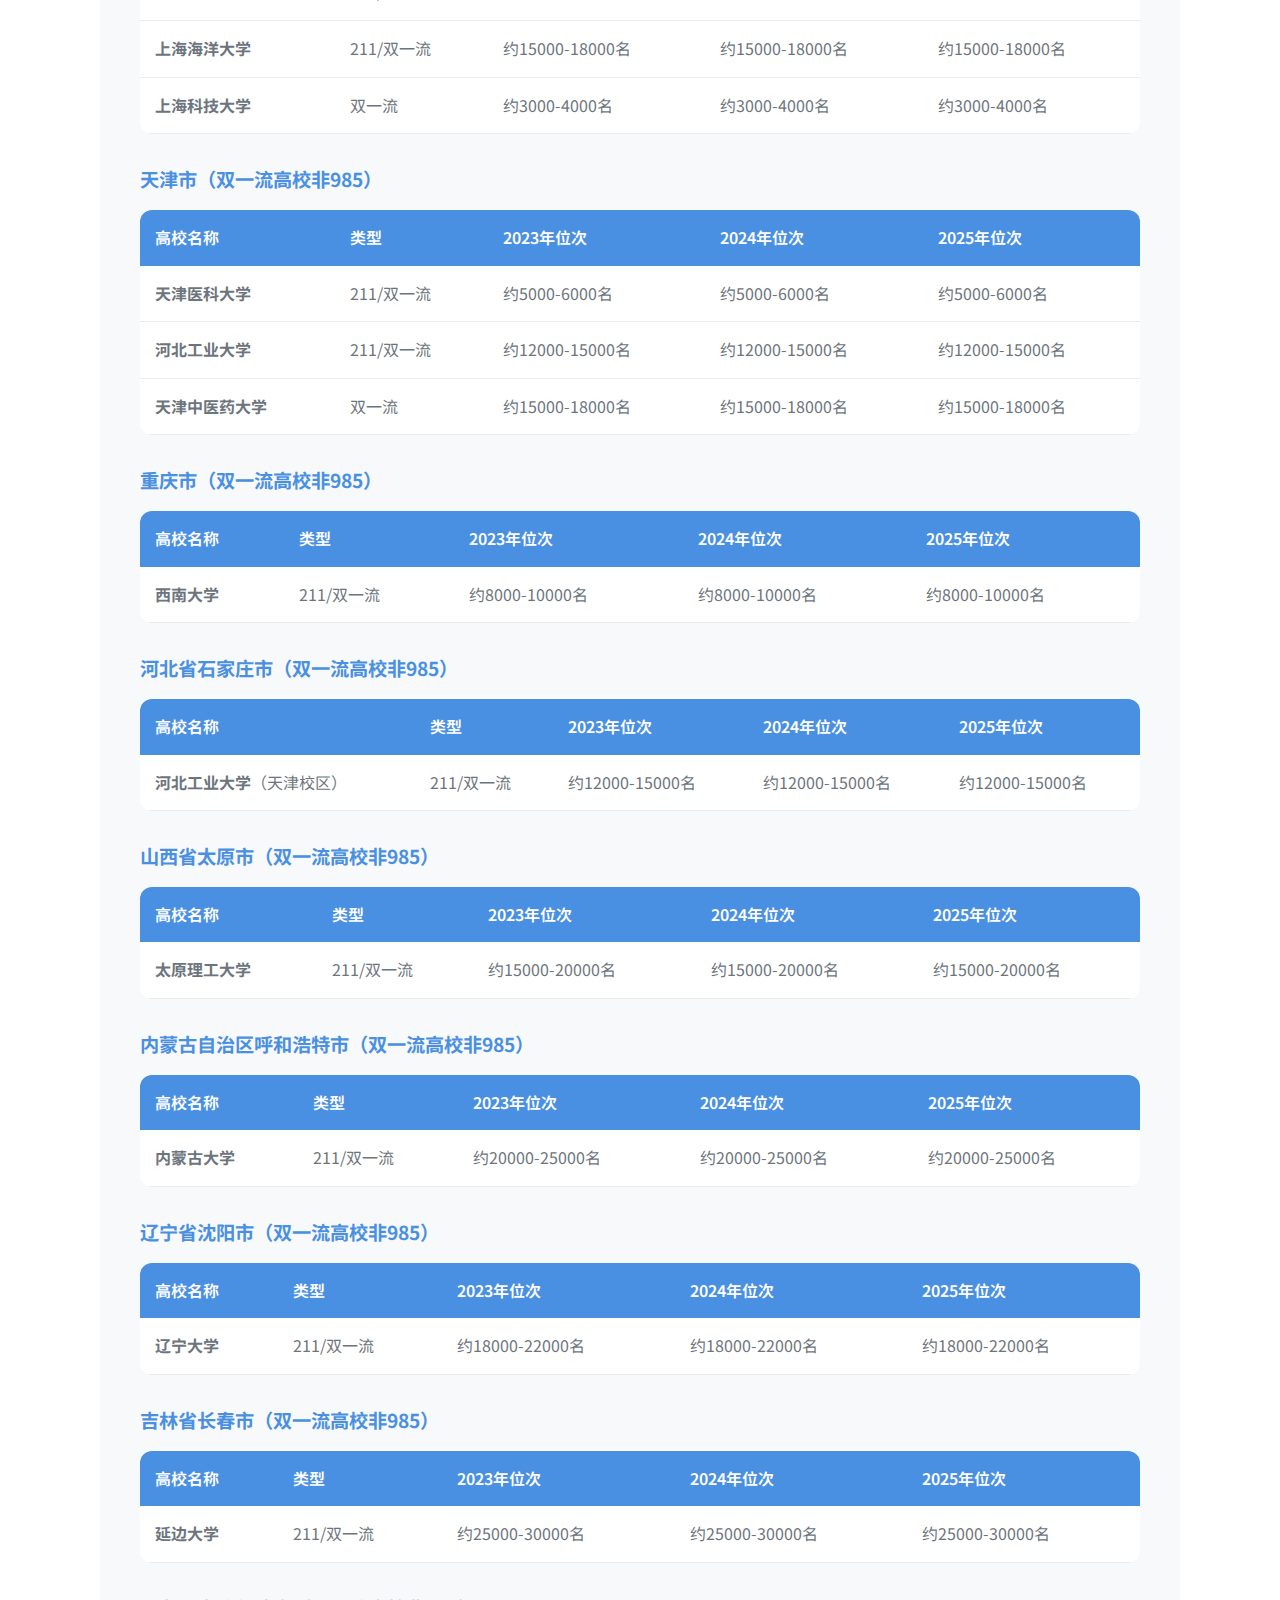
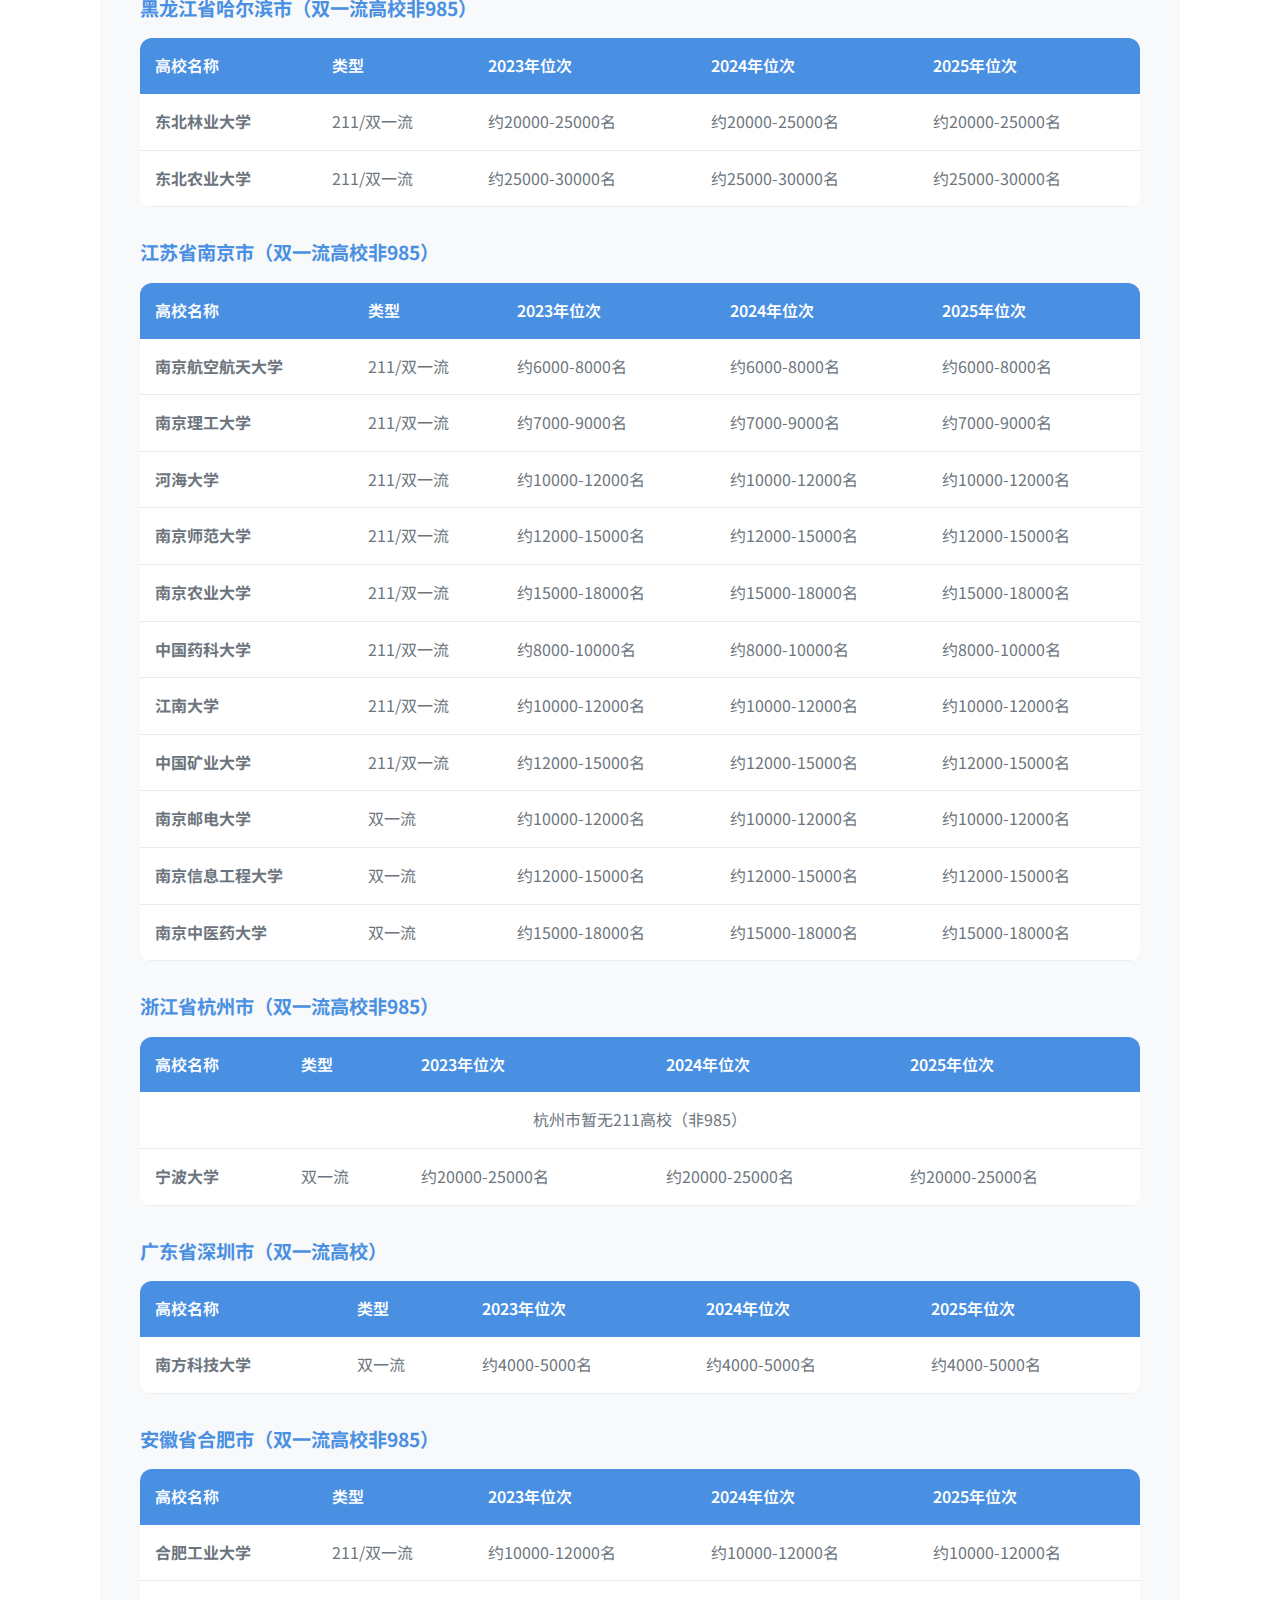
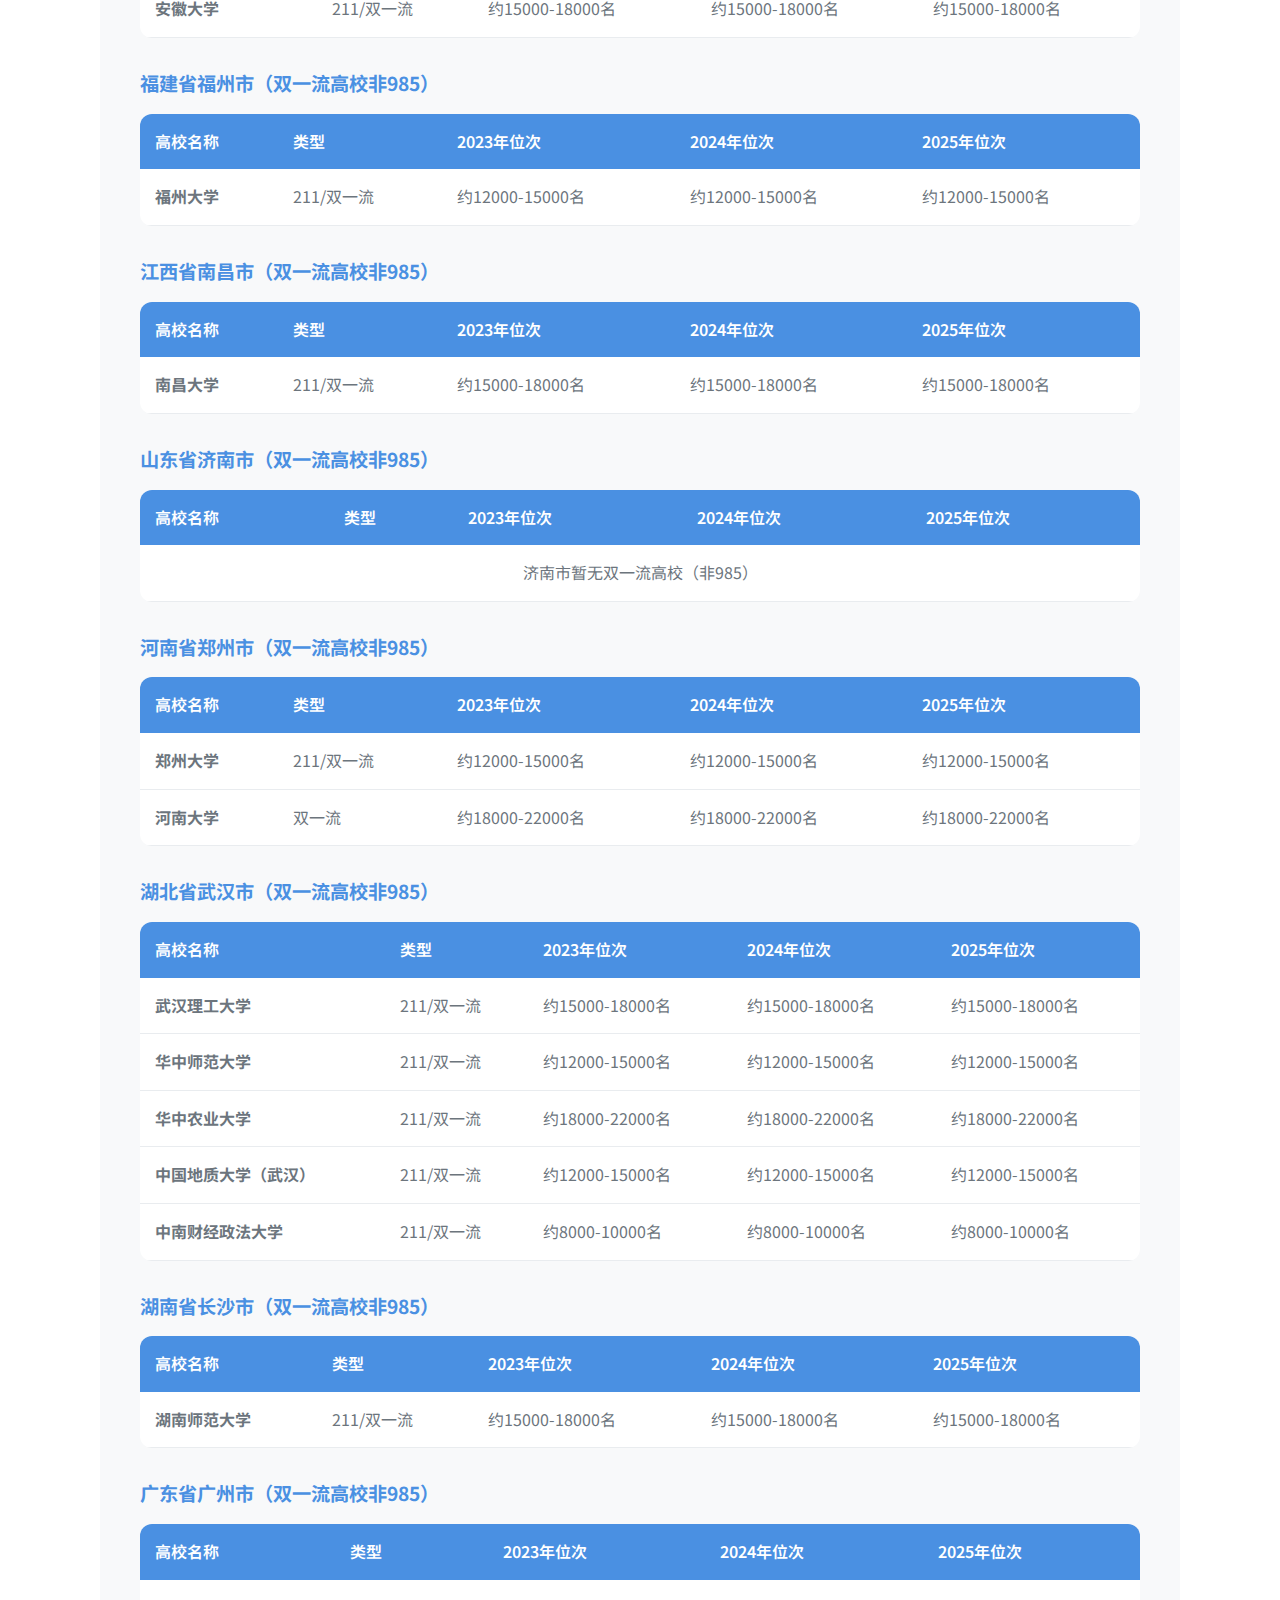
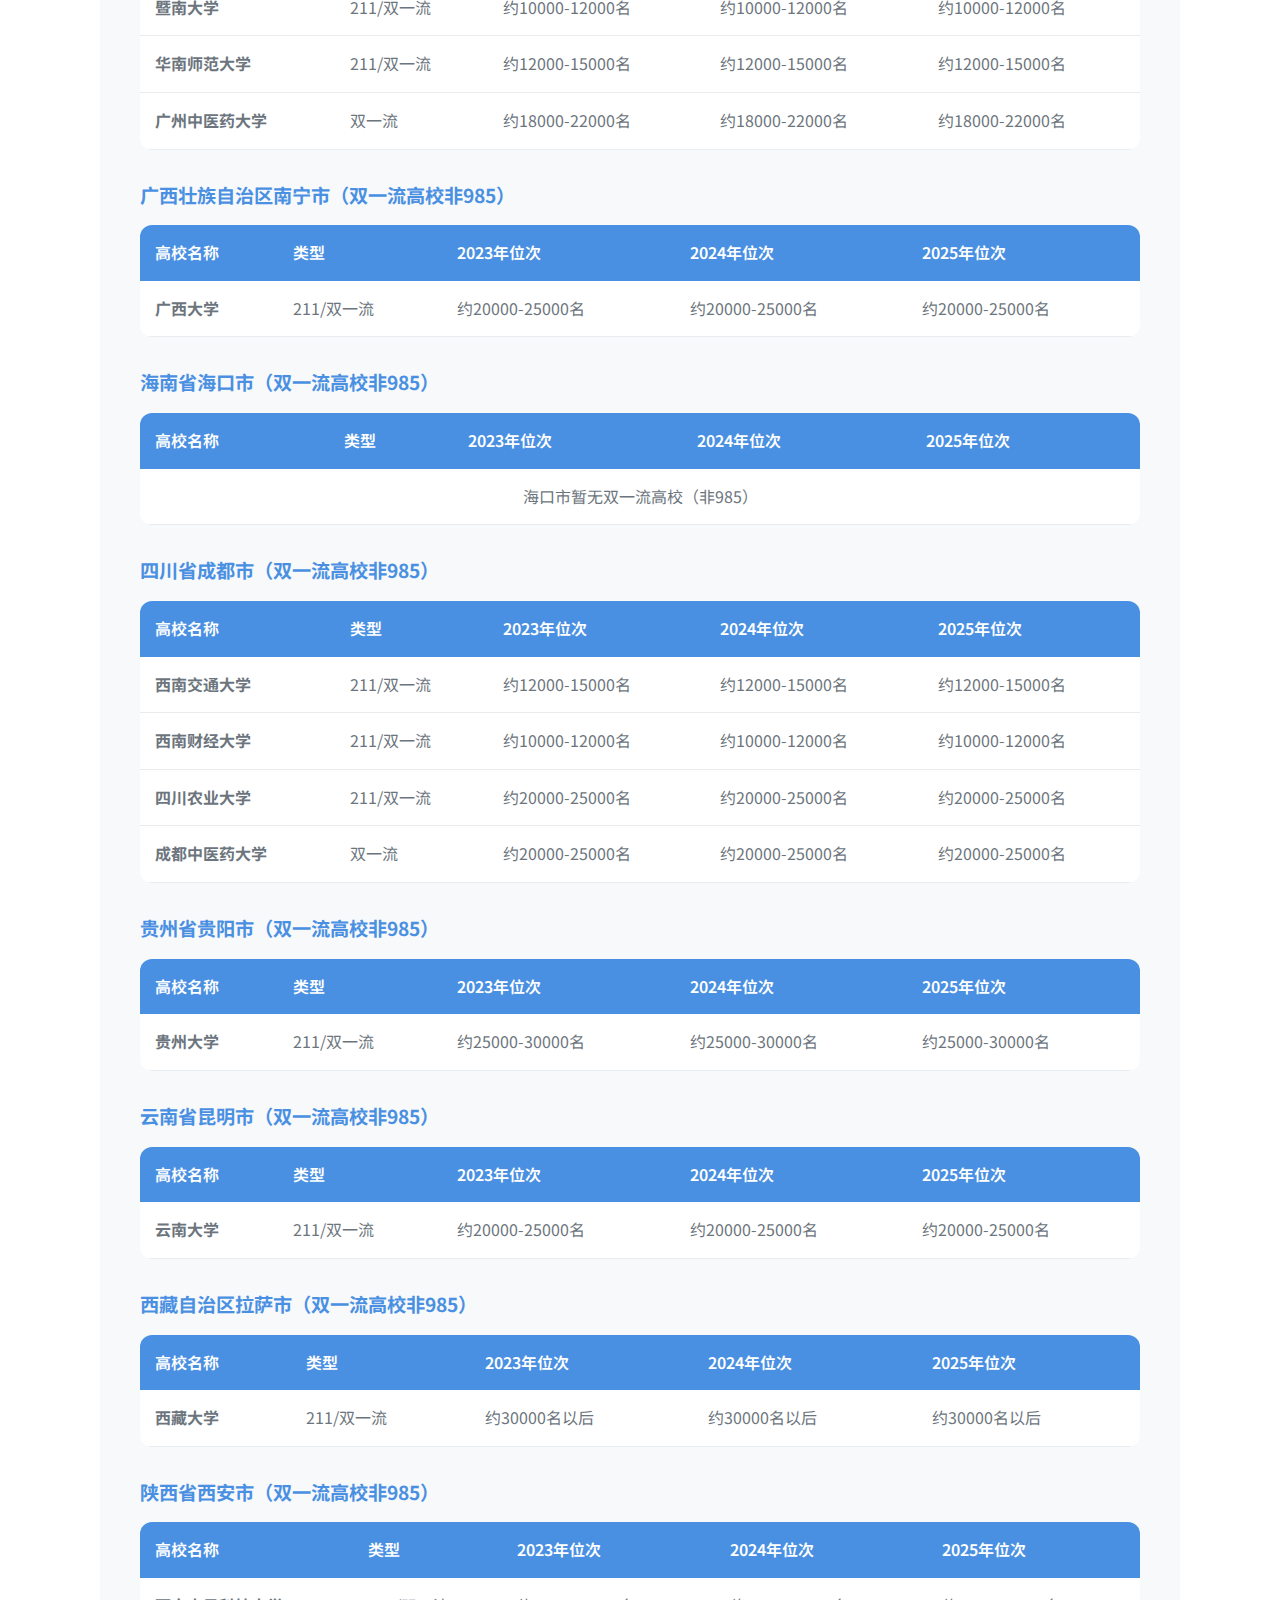
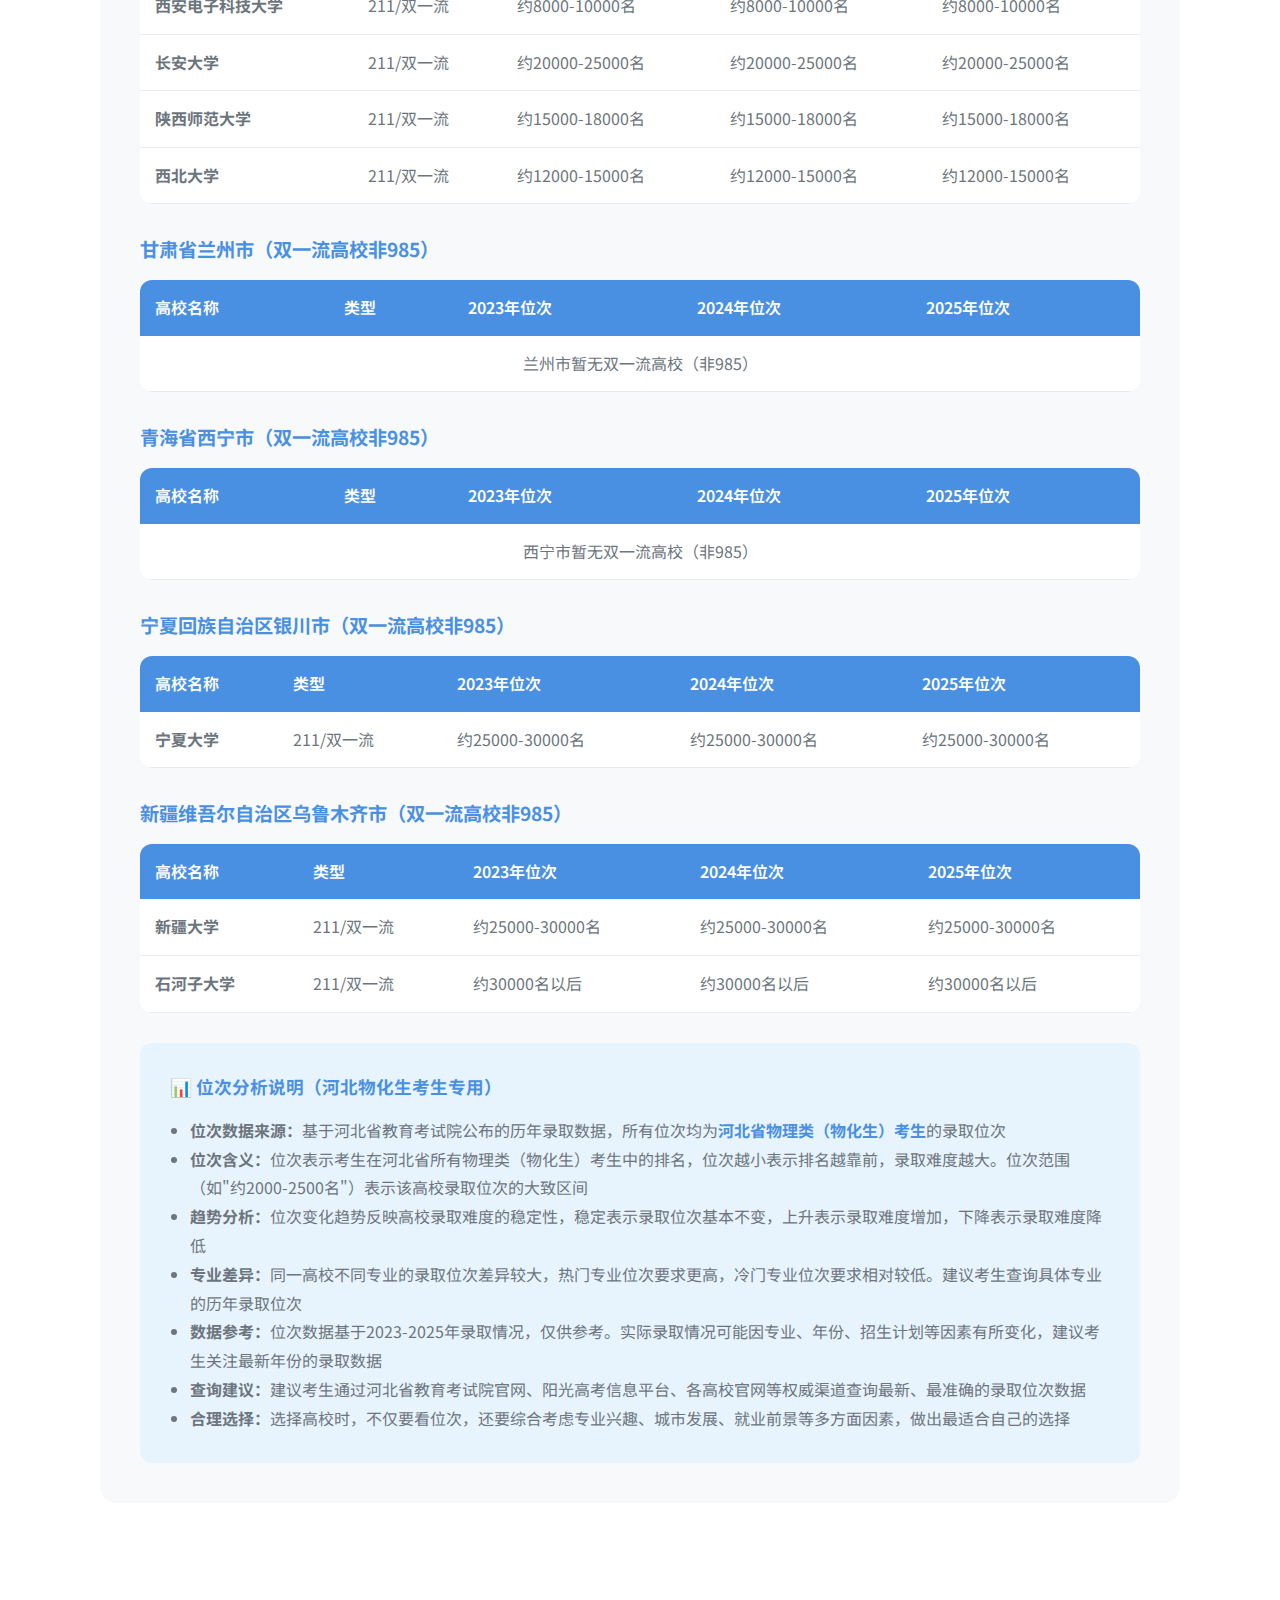
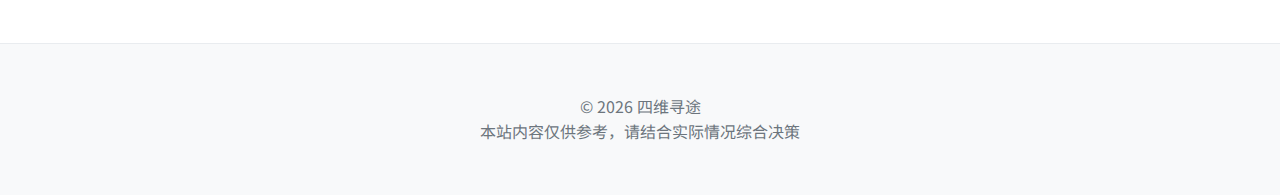
<file: city-education.html>
<!DOCTYPE html>
<html lang="zh-CN">
<head>
    <meta charset="UTF-8">
    <meta name="viewport" content="width=device-width, initial-scale=1.0">
    <title>高校位次概览（河北物化生） - 四维寻途</title>
    <link href="https://fonts.googleapis.com/css2?family=Noto+Sans+SC:wght@300;400;500;700&display=swap" rel="stylesheet">
    <style>
        * {
            margin: 0;
            padding: 0;
            box-sizing: border-box;
        }
        
        :root {
            --primary-blue: #4A90E2;
            --primary-blue-dark: #357ABD;
            --primary-blue-light: #6BA3E8;
            --blue-bg: #E8F4FD;
            --bg-light: #F8F9FA;
            --bg-white: #FFFFFF;
            --text-dark: #2C3E50;
            --text-gray: #6C757D;
            --text-light: #ADB5BD;
            --border-color: #E9ECEF;
        }
        
        body {
            font-family: 'Noto Sans SC', sans-serif;
            background: var(--bg-white);
            color: var(--text-dark);
            line-height: 1.6;
        }
        
        .navbar {
            position: fixed;
            top: 0;
            left: 0;
            right: 0;
            padding: 20px 60px;
            display: flex;
            justify-content: space-between;
            align-items: center;
            z-index: 100;
            background: rgba(255, 255, 255, 0.95);
            backdrop-filter: blur(10px);
            border-bottom: 1px solid var(--border-color);
        }
        
        .nav-brand {
            display: flex;
            align-items: center;
            gap: 10px;
            text-decoration: none;
            color: var(--text-dark);
            font-size: 1.2em;
            font-weight: 600;
        }
        
        .nav-links {
            display: flex;
            gap: 40px;
            align-items: center;
        }
        
        .nav-links a {
            color: var(--text-gray);
            text-decoration: none;
            font-size: 0.95em;
            font-weight: 400;
            transition: color 0.3s;
        }
        
        .nav-links a:hover {
            color: var(--primary-blue);
        }
        
        .header {
            background: linear-gradient(135deg, var(--blue-bg) 0%, var(--bg-white) 100%);
            padding: 120px 60px 80px;
            text-align: center;
            margin-top: 80px;
        }
        
        .header h1 {
            font-size: 3em;
            font-weight: 700;
            margin-bottom: 20px;
            color: var(--text-dark);
        }
        
        .header p {
            font-size: 1.2em;
            color: var(--text-gray);
            max-width: 900px;
            margin: 0 auto;
            line-height: 1.8;
        }
        
        .container {
            max-width: 1200px;
            margin: 0 auto;
            padding: 80px 60px;
        }
        
        .section {
            margin-bottom: 60px;
        }
        
        .section-title {
            font-size: 2em;
            font-weight: 600;
            margin-bottom: 30px;
            color: var(--text-dark);
            padding-bottom: 15px;
            border-bottom: 3px solid var(--primary-blue);
        }
        
        .intro-box {
            background: var(--blue-bg);
            padding: 40px;
            border-radius: 16px;
            margin-bottom: 40px;
            border-left: 4px solid var(--primary-blue);
        }
        
        .intro-box h3 {
            color: var(--primary-blue);
            font-size: 1.5em;
            margin-bottom: 15px;
        }
        
        .intro-box p {
            color: var(--text-gray);
            line-height: 1.8;
            font-size: 1.05em;
        }
        
        .education-grid {
            display: grid;
            grid-template-columns: repeat(3, 1fr);
            gap: 30px;
            margin-bottom: 40px;
        }
        
        .education-card {
            background: var(--bg-white);
            border: 1px solid var(--border-color);
            border-radius: 16px;
            padding: 30px;
            transition: all 0.3s ease;
        }
        
        .education-card:hover {
            transform: translateY(-5px);
            box-shadow: 0 10px 30px rgba(74, 144, 226, 0.1);
            border-color: var(--primary-blue);
        }
        
        .education-card h3 {
            color: var(--primary-blue);
            font-size: 1.3em;
            margin-bottom: 15px;
        }
        
        .education-card p {
            color: var(--text-gray);
            line-height: 1.8;
            font-size: 0.95em;
            margin-bottom: 15px;
        }
        
        .policy-grid {
            display: grid;
            grid-template-columns: repeat(2, 1fr);
            gap: 30px;
            margin-top: 40px;
        }
        
        .policy-card {
            background: var(--bg-white);
            border: 1px solid var(--border-color);
            border-radius: 16px;
            padding: 30px;
            transition: all 0.3s ease;
        }
        
        .policy-card:hover {
            transform: translateY(-5px);
            box-shadow: 0 10px 30px rgba(74, 144, 226, 0.1);
            border-color: var(--primary-blue);
        }
        
        .policy-card h3 {
            color: var(--primary-blue);
            font-size: 1.3em;
            margin-bottom: 15px;
        }
        
        .policy-card p {
            color: var(--text-gray);
            line-height: 1.8;
            font-size: 0.95em;
            margin-bottom: 15px;
        }
        
        .policy-features {
            margin-top: 20px;
        }
        
        .policy-features h4 {
            color: var(--text-dark);
            font-size: 1em;
            margin-bottom: 10px;
        }
        
        .policy-features ul {
            list-style: none;
            padding-left: 0;
        }
        
        .policy-features li {
            color: var(--text-gray);
            font-size: 0.9em;
            line-height: 1.8;
            padding-left: 20px;
            position: relative;
        }
        
        .policy-features li::before {
            content: '▸';
            position: absolute;
            left: 0;
            color: var(--primary-blue);
        }
        
        .city-comparison {
            background: var(--bg-light);
            padding: 40px;
            border-radius: 16px;
            margin-top: 40px;
        }
        
        .city-comparison h3 {
            color: var(--text-dark);
            font-size: 1.5em;
            margin-bottom: 25px;
        }
        
        .comparison-table {
            width: 100%;
            border-collapse: collapse;
            background: white;
            border-radius: 12px;
            overflow: hidden;
        }
        
        .comparison-table th {
            background: var(--primary-blue);
            color: white;
            padding: 15px;
            text-align: left;
            font-weight: 600;
        }
        
        .comparison-table td {
            padding: 15px;
            border-bottom: 1px solid var(--border-color);
            color: var(--text-gray);
        }
        
        .comparison-table tr:hover {
            background: var(--blue-bg);
        }
        
        .footer {
            background: var(--bg-light);
            color: var(--text-gray);
            text-align: center;
            padding: 50px 20px;
            border-top: 1px solid var(--border-color);
        }
        
        @media (max-width: 1024px) {
            .education-grid, .policy-grid {
                grid-template-columns: 1fr;
            }
        }
        
        @media (max-width: 768px) {
            .header { padding: 100px 25px 60px; }
            .container { padding: 40px 25px; }
        }
    </style>
</head>
<body>
    <nav class="navbar">
        <a href="index.html" class="nav-brand">
            <span>四维寻途</span>
        </a>
        <div class="nav-links">
            <a href="index.html">首页</a>
            <a href="economy.html">区域经济</a>
        </div>
    </nav>
    
    <header class="header">
        <h1>高校位次概览（河北物化生）</h1>
        <p>为河北省物理类（物化生）考生提供各城市重点高校录取位次数据参考</p>
    </header>
    
    <div class="container">
        <div class="intro-box">
            <h3>🎯 位次数据：选择高校的重要参考</h3>
            <p>本页面专门为<strong style="color: var(--primary-blue);">河北省物理类（物化生）考生</strong>整理，提供全国各省会城市和直辖市211高校（非985）的历年录取位次数据。所有位次均为河北省物理类考生的录取位次，直接反映了这些高校对河北考生的竞争激烈程度和录取难度。</p>
            <p style="margin-top: 15px;">理解各城市重点高校的录取位次，就是理解自己进入这些高校的可能性。位次数据是选择城市和高校的关键参考指标，帮助考生做出更科学、更合理的志愿填报决策。</p>
        </div>
        
        <div class="section">
            <h2 class="section-title">高等教育资源分析</h2>
            <div class="education-grid">
                <div class="education-card">
                    <h3>📚 高校数量与质量</h3>
                    <p>城市的高等教育资源，首先体现在高校数量和质量上。从985/211高校到双一流建设，从综合性大学到特色院校，不同类型的高校提供不同的教育资源和发展平台。</p>
                    <p style="margin-top: 10px;"><strong>分析维度：</strong>高校总数、重点高校数量、双一流学科数量、学科覆盖范围、国际排名等。</p>
                </div>
                
                <div class="education-card">
                    <h3>🎯 学科优势与特色</h3>
                    <p>城市的高等教育资源，还体现在学科优势和特色上。不同的城市，有不同的学科优势。从工科强校到文科重镇，从医学名校到艺术院校，学科优势决定了城市的人才培养方向。</p>
                    <p style="margin-top: 10px;"><strong>分析维度：</strong>优势学科分布、特色专业设置、产学研结合程度、学科国际影响力等。</p>
                </div>
                
                <div class="education-card">
                    <h3>🔬 科研创新平台</h3>
                    <p>城市的高等教育资源，还体现在科研创新平台上。从国家重点实验室到技术创新中心，从科研院所到产业研究院，科研创新平台决定了城市的创新能力。</p>
                    <p style="margin-top: 10px;"><strong>分析维度：</strong>科研院所数量、国家重点实验室、技术创新中心、科研成果转化能力等。</p>
                </div>
            </div>
        </div>
        
        <div class="section">
            <h2 class="section-title">权威高校信息查询平台集合</h2>
            <div class="intro-box">
                <h3>🔍 权威信息源：科学决策的基础</h3>
                <p>作为教育研究者，我深知准确的信息是科学决策的基础。以下是我精心整理的权威高校信息查询平台，这些平台提供官方、准确、及时的高校录取信息，是考生和家长查询高校信息的重要参考。</p>
            </div>
            
            <div class="education-grid" style="margin-top: 30px;">
                <div class="education-card">
                    <h3>📊 阳光高考信息平台</h3>
                    <p><strong>网址：</strong><a href="https://gaokao.chsi.com.cn" target="_blank" style="color: var(--primary-blue);">gaokao.chsi.com.cn</a></p>
                    <p style="margin-top: 10px;">教育部官方平台，提供最权威的高考政策、高校信息、录取数据查询。包含历年录取分数线、位次查询、专业目录等核心信息。</p>
                </div>
                
                <div class="education-card">
                    <h3>🎓 中国教育在线</h3>
                    <p><strong>网址：</strong><a href="https://www.eol.cn" target="_blank" style="color: var(--primary-blue);">www.eol.cn</a></p>
                    <p style="margin-top: 10px;">综合性教育信息平台，提供高校介绍、专业查询、历年录取数据、志愿填报指导等服务，数据全面且更新及时。</p>
                </div>
                
                <div class="education-card">
                    <h3>📈 掌上高考</h3>
                    <p><strong>网址：</strong><a href="https://www.gaokao.cn" target="_blank" style="color: var(--primary-blue);">www.gaokao.cn</a></p>
                    <p style="margin-top: 10px;">专业的高考信息服务平台，提供智能志愿填报、录取概率预测、历年录取数据查询等功能，数据来源权威可靠。</p>
                </div>
                
                <div class="education-card">
                    <h3>🏫 各高校官方网站</h3>
                    <p><strong>特点：</strong>最权威的官方信息源</p>
                    <p style="margin-top: 10px;">各高校官网的招生信息网提供最准确的招生计划、录取规则、历年录取分数等官方信息，是查询高校信息的第一选择。</p>
                </div>
                
                <div class="education-card">
                    <h3>📋 各省教育考试院</h3>
                    <p><strong>特点：</strong>官方录取数据发布平台</p>
                    <p style="margin-top: 10px;">各省教育考试院官网发布本省最权威的录取数据，包括各批次录取分数线、位次统计、录取结果查询等，数据最准确。</p>
                </div>
                
                <div class="education-card">
                    <h3>🔬 双一流建设高校名单</h3>
                    <p><strong>来源：</strong>教育部官方发布</p>
                    <p style="margin-top: 10px;">教育部定期发布"双一流"建设高校及建设学科名单，是了解高校学科实力的权威参考，可在教育部官网查询最新名单。</p>
                </div>
            </div>
            
            <div class="intro-box" style="margin-top: 30px; background: #FFF9E6; border-left-color: #FFA500;">
                <h3>💡 使用建议</h3>
                <ul style="color: var(--text-gray); line-height: 1.8; padding-left: 20px; margin-top: 10px;">
                    <li><strong>多渠道验证：</strong>建议同时查询多个平台，对比数据确保准确性</li>
                    <li><strong>关注官方渠道：</strong>优先使用教育部、各省考试院、高校官网等官方平台</li>
                    <li><strong>及时更新：</strong>录取数据每年都有变化，务必查询最新年份的数据</li>
                    <li><strong>结合位次：</strong>不仅要看分数，更要关注位次，位次更能反映录取难度</li>
                    <li><strong>专业差异：</strong>同一高校不同专业录取位次差异较大，需具体查询目标专业</li>
                </ul>
            </div>
        </div>
        
        <div class="section">
            <h2 class="section-title">重点高校录取位次分析（河北物化生考生）</h2>
            <div class="intro-box">
                <h3>🎯 录取位次：选择城市的重要参考</h3>
                <p>作为教育研究者，我深知录取位次是考生选择城市和高校的关键指标。以下数据专门为<strong style="color: var(--primary-blue);">河北省物理类（物化生）考生</strong>整理，所有位次均为河北省物理类考生的录取位次，直接反映了这些高校对河北考生的竞争激烈程度和录取难度。</p>
                <p style="margin-top: 15px;"><strong>位次分析的意义：</strong>录取位次不仅反映了高校的录取门槛，更反映了城市的教育竞争环境。从位次的变化趋势，我们可以看到城市教育资源的竞争态势，从而为选择城市提供科学依据。</p>
                <p style="margin-top: 15px; color: var(--primary-blue);"><strong>数据说明：</strong>以下位次数据基于河北省教育考试院公布的历年录取数据，位次为物理类（物化生）考生的录取位次，数据仅供参考，实际录取情况可能因专业、年份等因素有所变化。</p>
            </div>
            
            <div class="city-comparison" style="margin-top: 40px;">
                <h3>主要城市985/211/双一流高校录取位次分析（以2023-2025年数据为例）</h3>
                
                <div style="margin-bottom: 30px;">
                    <h4 style="color: var(--primary-blue); font-size: 1.2em; margin-bottom: 15px;">北京市（双一流高校非985）</h4>
                    <table class="comparison-table">
                        <thead>
                            <tr>
                                <th>高校名称</th>
                                <th>类型</th>
                                <th>2023年位次</th>
                                <th>2024年位次</th>
                                <th>2025年位次</th>
                            </tr>
                        </thead>
                        <tbody>
                            <tr>
                                <td><strong>中央财经大学</strong></td>
                                <td>211/双一流</td>
                                <td>约2000-2500名</td>
                                <td>约2000-2500名</td>
                                <td>约2000-2500名</td>
                            </tr>
                            <tr>
                                <td><strong>对外经济贸易大学</strong></td>
                                <td>211/双一流</td>
                                <td>约2500-3000名</td>
                                <td>约2500-3000名</td>
                                <td>约2500-3000名</td>
                            </tr>
                            <tr>
                                <td><strong>北京科技大学</strong></td>
                                <td>211/双一流</td>
                                <td>约4000-5000名</td>
                                <td>约4000-5000名</td>
                                <td>约4000-5000名</td>
                            </tr>
                            <tr>
                                <td><strong>北京化工大学</strong></td>
                                <td>211/双一流</td>
                                <td>约6000-8000名</td>
                                <td>约6000-8000名</td>
                                <td>约6000-8000名</td>
                            </tr>
                            <tr>
                                <td><strong>北京邮电大学</strong></td>
                                <td>211/双一流</td>
                                <td>约3000-4000名</td>
                                <td>约3000-4000名</td>
                                <td>约3000-4000名</td>
                            </tr>
                            <tr>
                                <td><strong>北京林业大学</strong></td>
                                <td>211/双一流</td>
                                <td>约10000-12000名</td>
                                <td>约10000-12000名</td>
                                <td>约10000-12000名</td>
                            </tr>
                            <tr>
                                <td><strong>北京中医药大学</strong></td>
                                <td>211/双一流</td>
                                <td>约8000-10000名</td>
                                <td>约8000-10000名</td>
                                <td>约8000-10000名</td>
                            </tr>
                            <tr>
                                <td><strong>北京外国语大学</strong></td>
                                <td>211/双一流</td>
                                <td>约3000-4000名</td>
                                <td>约3000-4000名</td>
                                <td>约3000-4000名</td>
                            </tr>
                            <tr>
                                <td><strong>中国传媒大学</strong></td>
                                <td>211/双一流</td>
                                <td>约5000-6000名</td>
                                <td>约5000-6000名</td>
                                <td>约5000-6000名</td>
                            </tr>
                            <tr>
                                <td><strong>中央音乐学院</strong></td>
                                <td>211/双一流</td>
                                <td>特殊类型招生</td>
                                <td>特殊类型招生</td>
                                <td>特殊类型招生</td>
                            </tr>
                            <tr>
                                <td><strong>北京体育大学</strong></td>
                                <td>211/双一流</td>
                                <td>约15000-20000名</td>
                                <td>约15000-20000名</td>
                                <td>约15000-20000名</td>
                            </tr>
                            <tr>
                                <td><strong>中国政法大学</strong></td>
                                <td>211/双一流</td>
                                <td>约2500-3000名</td>
                                <td>约2500-3000名</td>
                                <td>约2500-3000名</td>
                            </tr>
                            <tr>
                                <td><strong>华北电力大学（北京）</strong></td>
                                <td>211/双一流</td>
                                <td>约8000-10000名</td>
                                <td>约8000-10000名</td>
                                <td>约8000-10000名</td>
                            </tr>
                            <tr>
                                <td><strong>中国地质大学（北京）</strong></td>
                                <td>211/双一流</td>
                                <td>约10000-12000名</td>
                                <td>约10000-12000名</td>
                                <td>约10000-12000名</td>
                            </tr>
                            <tr>
                                <td><strong>中国矿业大学（北京）</strong></td>
                                <td>211/双一流</td>
                                <td>约12000-15000名</td>
                                <td>约12000-15000名</td>
                                <td>约12000-15000名</td>
                            </tr>
                            <tr>
                                <td><strong>中国石油大学（北京）</strong></td>
                                <td>211/双一流</td>
                                <td>约8000-10000名</td>
                                <td>约8000-10000名</td>
                                <td>约8000-10000名</td>
                            </tr>
                            <tr>
                                <td><strong>中国科学院大学</strong></td>
                                <td>双一流</td>
                                <td>约500-800名</td>
                                <td>约500-800名</td>
                                <td>约500-800名</td>
                            </tr>
                            <tr>
                                <td><strong>首都师范大学</strong></td>
                                <td>双一流</td>
                                <td>约12000-15000名</td>
                                <td>约12000-15000名</td>
                                <td>约12000-15000名</td>
                            </tr>
                        </tbody>
                    </table>
                </div>
                
                <div style="margin-bottom: 30px;">
                    <h4 style="color: var(--primary-blue); font-size: 1.2em; margin-bottom: 15px;">上海市（双一流高校非985）</h4>
                    <table class="comparison-table">
                        <thead>
                            <tr>
                                <th>高校名称</th>
                                <th>类型</th>
                                <th>2023年位次</th>
                                <th>2024年位次</th>
                                <th>2025年位次</th>
                            </tr>
                        </thead>
                        <tbody>
                            <tr>
                                <td><strong>上海财经大学</strong></td>
                                <td>211/双一流</td>
                                <td>约2000-2500名</td>
                                <td>约2000-2500名</td>
                                <td>约2000-2500名</td>
                            </tr>
                            <tr>
                                <td><strong>上海外国语大学</strong></td>
                                <td>211/双一流</td>
                                <td>约3000-4000名</td>
                                <td>约3000-4000名</td>
                                <td>约3000-4000名</td>
                            </tr>
                            <tr>
                                <td><strong>华东理工大学</strong></td>
                                <td>211/双一流</td>
                                <td>约4000-5000名</td>
                                <td>约4000-5000名</td>
                                <td>约4000-5000名</td>
                            </tr>
                            <tr>
                                <td><strong>东华大学</strong></td>
                                <td>211/双一流</td>
                                <td>约8000-10000名</td>
                                <td>约8000-10000名</td>
                                <td>约8000-10000名</td>
                            </tr>
                            <tr>
                                <td><strong>上海大学</strong></td>
                                <td>211/双一流</td>
                                <td>约6000-8000名</td>
                                <td>约6000-8000名</td>
                                <td>约6000-8000名</td>
                            </tr>
                            <tr>
                                <td><strong>上海中医药大学</strong></td>
                                <td>211/双一流</td>
                                <td>约10000-12000名</td>
                                <td>约10000-12000名</td>
                                <td>约10000-12000名</td>
                            </tr>
                            <tr>
                                <td><strong>第二军医大学</strong></td>
                                <td>211/双一流</td>
                                <td>约5000-6000名</td>
                                <td>约5000-6000名</td>
                                <td>约5000-6000名</td>
                            </tr>
                            <tr>
                                <td><strong>上海海洋大学</strong></td>
                                <td>211/双一流</td>
                                <td>约15000-18000名</td>
                                <td>约15000-18000名</td>
                                <td>约15000-18000名</td>
                            </tr>
                            <tr>
                                <td><strong>上海科技大学</strong></td>
                                <td>双一流</td>
                                <td>约3000-4000名</td>
                                <td>约3000-4000名</td>
                                <td>约3000-4000名</td>
                            </tr>
                        </tbody>
                    </table>
                </div>
                
                <div style="margin-bottom: 30px;">
                    <h4 style="color: var(--primary-blue); font-size: 1.2em; margin-bottom: 15px;">天津市（双一流高校非985）</h4>
                    <table class="comparison-table">
                        <thead>
                            <tr>
                                <th>高校名称</th>
                                <th>类型</th>
                                <th>2023年位次</th>
                                <th>2024年位次</th>
                                <th>2025年位次</th>
                            </tr>
                        </thead>
                        <tbody>
                            <tr>
                                <td><strong>天津医科大学</strong></td>
                                <td>211/双一流</td>
                                <td>约5000-6000名</td>
                                <td>约5000-6000名</td>
                                <td>约5000-6000名</td>
                            </tr>
                            <tr>
                                <td><strong>河北工业大学</strong></td>
                                <td>211/双一流</td>
                                <td>约12000-15000名</td>
                                <td>约12000-15000名</td>
                                <td>约12000-15000名</td>
                            </tr>
                            <tr>
                                <td><strong>天津中医药大学</strong></td>
                                <td>双一流</td>
                                <td>约15000-18000名</td>
                                <td>约15000-18000名</td>
                                <td>约15000-18000名</td>
                            </tr>
                        </tbody>
                    </table>
                </div>
                
                <div style="margin-bottom: 30px;">
                    <h4 style="color: var(--primary-blue); font-size: 1.2em; margin-bottom: 15px;">重庆市（双一流高校非985）</h4>
                    <table class="comparison-table">
                        <thead>
                            <tr>
                                <th>高校名称</th>
                                <th>类型</th>
                                <th>2023年位次</th>
                                <th>2024年位次</th>
                                <th>2025年位次</th>
                            </tr>
                        </thead>
                        <tbody>
                            <tr>
                                <td><strong>西南大学</strong></td>
                                <td>211/双一流</td>
                                <td>约8000-10000名</td>
                                <td>约8000-10000名</td>
                                <td>约8000-10000名</td>
                            </tr>
                        </tbody>
                    </table>
                </div>
                
                <div style="margin-bottom: 30px;">
                    <h4 style="color: var(--primary-blue); font-size: 1.2em; margin-bottom: 15px;">河北省石家庄市（双一流高校非985）</h4>
                    <table class="comparison-table">
                        <thead>
                            <tr>
                                <th>高校名称</th>
                                <th>类型</th>
                                <th>2023年位次</th>
                                <th>2024年位次</th>
                                <th>2025年位次</th>
                            </tr>
                        </thead>
                        <tbody>
                            <tr>
                                <td><strong>河北工业大学</strong>（天津校区）</td>
                                <td>211/双一流</td>
                                <td>约12000-15000名</td>
                                <td>约12000-15000名</td>
                                <td>约12000-15000名</td>
                            </tr>
                        </tbody>
                    </table>
                </div>
                
                <div style="margin-bottom: 30px;">
                    <h4 style="color: var(--primary-blue); font-size: 1.2em; margin-bottom: 15px;">山西省太原市（双一流高校非985）</h4>
                    <table class="comparison-table">
                        <thead>
                            <tr>
                                <th>高校名称</th>
                                <th>类型</th>
                                <th>2023年位次</th>
                                <th>2024年位次</th>
                                <th>2025年位次</th>
                            </tr>
                        </thead>
                        <tbody>
                            <tr>
                                <td><strong>太原理工大学</strong></td>
                                <td>211/双一流</td>
                                <td>约15000-20000名</td>
                                <td>约15000-20000名</td>
                                <td>约15000-20000名</td>
                            </tr>
                        </tbody>
                    </table>
                </div>
                
                <div style="margin-bottom: 30px;">
                    <h4 style="color: var(--primary-blue); font-size: 1.2em; margin-bottom: 15px;">内蒙古自治区呼和浩特市（双一流高校非985）</h4>
                    <table class="comparison-table">
                        <thead>
                            <tr>
                                <th>高校名称</th>
                                <th>类型</th>
                                <th>2023年位次</th>
                                <th>2024年位次</th>
                                <th>2025年位次</th>
                            </tr>
                        </thead>
                        <tbody>
                            <tr>
                                <td><strong>内蒙古大学</strong></td>
                                <td>211/双一流</td>
                                <td>约20000-25000名</td>
                                <td>约20000-25000名</td>
                                <td>约20000-25000名</td>
                            </tr>
                        </tbody>
                    </table>
                </div>
                
                <div style="margin-bottom: 30px;">
                    <h4 style="color: var(--primary-blue); font-size: 1.2em; margin-bottom: 15px;">辽宁省沈阳市（双一流高校非985）</h4>
                    <table class="comparison-table">
                        <thead>
                            <tr>
                                <th>高校名称</th>
                                <th>类型</th>
                                <th>2023年位次</th>
                                <th>2024年位次</th>
                                <th>2025年位次</th>
                            </tr>
                        </thead>
                        <tbody>
                            <tr>
                                <td><strong>辽宁大学</strong></td>
                                <td>211/双一流</td>
                                <td>约18000-22000名</td>
                                <td>约18000-22000名</td>
                                <td>约18000-22000名</td>
                            </tr>
                        </tbody>
                    </table>
                </div>
                
                <div style="margin-bottom: 30px;">
                    <h4 style="color: var(--primary-blue); font-size: 1.2em; margin-bottom: 15px;">吉林省长春市（双一流高校非985）</h4>
                    <table class="comparison-table">
                        <thead>
                            <tr>
                                <th>高校名称</th>
                                <th>类型</th>
                                <th>2023年位次</th>
                                <th>2024年位次</th>
                                <th>2025年位次</th>
                            </tr>
                        </thead>
                        <tbody>
                            <tr>
                                <td><strong>延边大学</strong></td>
                                <td>211/双一流</td>
                                <td>约25000-30000名</td>
                                <td>约25000-30000名</td>
                                <td>约25000-30000名</td>
                            </tr>
                        </tbody>
                    </table>
                </div>
                
                <div style="margin-bottom: 30px;">
                    <h4 style="color: var(--primary-blue); font-size: 1.2em; margin-bottom: 15px;">黑龙江省哈尔滨市（双一流高校非985）</h4>
                    <table class="comparison-table">
                        <thead>
                            <tr>
                                <th>高校名称</th>
                                <th>类型</th>
                                <th>2023年位次</th>
                                <th>2024年位次</th>
                                <th>2025年位次</th>
                            </tr>
                        </thead>
                        <tbody>
                            <tr>
                                <td><strong>东北林业大学</strong></td>
                                <td>211/双一流</td>
                                <td>约20000-25000名</td>
                                <td>约20000-25000名</td>
                                <td>约20000-25000名</td>
                            </tr>
                            <tr>
                                <td><strong>东北农业大学</strong></td>
                                <td>211/双一流</td>
                                <td>约25000-30000名</td>
                                <td>约25000-30000名</td>
                                <td>约25000-30000名</td>
                            </tr>
                        </tbody>
                    </table>
                </div>
                
                <div style="margin-bottom: 30px;">
                    <h4 style="color: var(--primary-blue); font-size: 1.2em; margin-bottom: 15px;">江苏省南京市（双一流高校非985）</h4>
                    <table class="comparison-table">
                        <thead>
                            <tr>
                                <th>高校名称</th>
                                <th>类型</th>
                                <th>2023年位次</th>
                                <th>2024年位次</th>
                                <th>2025年位次</th>
                            </tr>
                        </thead>
                        <tbody>
                            <tr>
                                <td><strong>南京航空航天大学</strong></td>
                                <td>211/双一流</td>
                                <td>约6000-8000名</td>
                                <td>约6000-8000名</td>
                                <td>约6000-8000名</td>
                            </tr>
                            <tr>
                                <td><strong>南京理工大学</strong></td>
                                <td>211/双一流</td>
                                <td>约7000-9000名</td>
                                <td>约7000-9000名</td>
                                <td>约7000-9000名</td>
                            </tr>
                            <tr>
                                <td><strong>河海大学</strong></td>
                                <td>211/双一流</td>
                                <td>约10000-12000名</td>
                                <td>约10000-12000名</td>
                                <td>约10000-12000名</td>
                            </tr>
                            <tr>
                                <td><strong>南京师范大学</strong></td>
                                <td>211/双一流</td>
                                <td>约12000-15000名</td>
                                <td>约12000-15000名</td>
                                <td>约12000-15000名</td>
                            </tr>
                            <tr>
                                <td><strong>南京农业大学</strong></td>
                                <td>211/双一流</td>
                                <td>约15000-18000名</td>
                                <td>约15000-18000名</td>
                                <td>约15000-18000名</td>
                            </tr>
                            <tr>
                                <td><strong>中国药科大学</strong></td>
                                <td>211/双一流</td>
                                <td>约8000-10000名</td>
                                <td>约8000-10000名</td>
                                <td>约8000-10000名</td>
                            </tr>
                            <tr>
                                <td><strong>江南大学</strong></td>
                                <td>211/双一流</td>
                                <td>约10000-12000名</td>
                                <td>约10000-12000名</td>
                                <td>约10000-12000名</td>
                            </tr>
                            <tr>
                                <td><strong>中国矿业大学</strong></td>
                                <td>211/双一流</td>
                                <td>约12000-15000名</td>
                                <td>约12000-15000名</td>
                                <td>约12000-15000名</td>
                            </tr>
                            <tr>
                                <td><strong>南京邮电大学</strong></td>
                                <td>双一流</td>
                                <td>约10000-12000名</td>
                                <td>约10000-12000名</td>
                                <td>约10000-12000名</td>
                            </tr>
                            <tr>
                                <td><strong>南京信息工程大学</strong></td>
                                <td>双一流</td>
                                <td>约12000-15000名</td>
                                <td>约12000-15000名</td>
                                <td>约12000-15000名</td>
                            </tr>
                            <tr>
                                <td><strong>南京中医药大学</strong></td>
                                <td>双一流</td>
                                <td>约15000-18000名</td>
                                <td>约15000-18000名</td>
                                <td>约15000-18000名</td>
                            </tr>
                        </tbody>
                    </table>
                </div>
                
                <div style="margin-bottom: 30px;">
                    <h4 style="color: var(--primary-blue); font-size: 1.2em; margin-bottom: 15px;">浙江省杭州市（双一流高校非985）</h4>
                    <table class="comparison-table">
                        <thead>
                            <tr>
                                <th>高校名称</th>
                                <th>类型</th>
                                <th>2023年位次</th>
                                <th>2024年位次</th>
                                <th>2025年位次</th>
                            </tr>
                        </thead>
                        <tbody>
                            <tr>
                                <td colspan="5" style="text-align: center; color: var(--text-gray);">杭州市暂无211高校（非985）</td>
                            </tr>
                            <tr>
                                <td><strong>宁波大学</strong></td>
                                <td>双一流</td>
                                <td>约20000-25000名</td>
                                <td>约20000-25000名</td>
                                <td>约20000-25000名</td>
                            </tr>
                        </tbody>
                    </table>
                </div>
                
                <div style="margin-bottom: 30px;">
                    <h4 style="color: var(--primary-blue); font-size: 1.2em; margin-bottom: 15px;">广东省深圳市（双一流高校）</h4>
                    <table class="comparison-table">
                        <thead>
                            <tr>
                                <th>高校名称</th>
                                <th>类型</th>
                                <th>2023年位次</th>
                                <th>2024年位次</th>
                                <th>2025年位次</th>
                            </tr>
                        </thead>
                        <tbody>
                            <tr>
                                <td><strong>南方科技大学</strong></td>
                                <td>双一流</td>
                                <td>约4000-5000名</td>
                                <td>约4000-5000名</td>
                                <td>约4000-5000名</td>
                            </tr>
                        </tbody>
                    </table>
                </div>
                
                <div style="margin-bottom: 30px;">
                    <h4 style="color: var(--primary-blue); font-size: 1.2em; margin-bottom: 15px;">安徽省合肥市（双一流高校非985）</h4>
                    <table class="comparison-table">
                        <thead>
                            <tr>
                                <th>高校名称</th>
                                <th>类型</th>
                                <th>2023年位次</th>
                                <th>2024年位次</th>
                                <th>2025年位次</th>
                            </tr>
                        </thead>
                        <tbody>
                            <tr>
                                <td><strong>合肥工业大学</strong></td>
                                <td>211/双一流</td>
                                <td>约10000-12000名</td>
                                <td>约10000-12000名</td>
                                <td>约10000-12000名</td>
                            </tr>
                            <tr>
                                <td><strong>安徽大学</strong></td>
                                <td>211/双一流</td>
                                <td>约15000-18000名</td>
                                <td>约15000-18000名</td>
                                <td>约15000-18000名</td>
                            </tr>
                        </tbody>
                    </table>
                </div>
                
                <div style="margin-bottom: 30px;">
                    <h4 style="color: var(--primary-blue); font-size: 1.2em; margin-bottom: 15px;">福建省福州市（双一流高校非985）</h4>
                    <table class="comparison-table">
                        <thead>
                            <tr>
                                <th>高校名称</th>
                                <th>类型</th>
                                <th>2023年位次</th>
                                <th>2024年位次</th>
                                <th>2025年位次</th>
                            </tr>
                        </thead>
                        <tbody>
                            <tr>
                                <td><strong>福州大学</strong></td>
                                <td>211/双一流</td>
                                <td>约12000-15000名</td>
                                <td>约12000-15000名</td>
                                <td>约12000-15000名</td>
                            </tr>
                        </tbody>
                    </table>
                </div>
                
                <div style="margin-bottom: 30px;">
                    <h4 style="color: var(--primary-blue); font-size: 1.2em; margin-bottom: 15px;">江西省南昌市（双一流高校非985）</h4>
                    <table class="comparison-table">
                        <thead>
                            <tr>
                                <th>高校名称</th>
                                <th>类型</th>
                                <th>2023年位次</th>
                                <th>2024年位次</th>
                                <th>2025年位次</th>
                            </tr>
                        </thead>
                        <tbody>
                            <tr>
                                <td><strong>南昌大学</strong></td>
                                <td>211/双一流</td>
                                <td>约15000-18000名</td>
                                <td>约15000-18000名</td>
                                <td>约15000-18000名</td>
                            </tr>
                        </tbody>
                    </table>
                </div>
                
                <div style="margin-bottom: 30px;">
                    <h4 style="color: var(--primary-blue); font-size: 1.2em; margin-bottom: 15px;">山东省济南市（双一流高校非985）</h4>
                    <table class="comparison-table">
                        <thead>
                            <tr>
                                <th>高校名称</th>
                                <th>类型</th>
                                <th>2023年位次</th>
                                <th>2024年位次</th>
                                <th>2025年位次</th>
                            </tr>
                        </thead>
                        <tbody>
                            <tr>
                                <td colspan="5" style="text-align: center; color: var(--text-gray);">济南市暂无双一流高校（非985）</td>
                            </tr>
                        </tbody>
                    </table>
                </div>
                
                <div style="margin-bottom: 30px;">
                    <h4 style="color: var(--primary-blue); font-size: 1.2em; margin-bottom: 15px;">河南省郑州市（双一流高校非985）</h4>
                    <table class="comparison-table">
                        <thead>
                            <tr>
                                <th>高校名称</th>
                                <th>类型</th>
                                <th>2023年位次</th>
                                <th>2024年位次</th>
                                <th>2025年位次</th>
                            </tr>
                        </thead>
                        <tbody>
                            <tr>
                                <td><strong>郑州大学</strong></td>
                                <td>211/双一流</td>
                                <td>约12000-15000名</td>
                                <td>约12000-15000名</td>
                                <td>约12000-15000名</td>
                            </tr>
                            <tr>
                                <td><strong>河南大学</strong></td>
                                <td>双一流</td>
                                <td>约18000-22000名</td>
                                <td>约18000-22000名</td>
                                <td>约18000-22000名</td>
                            </tr>
                        </tbody>
                    </table>
                </div>
                
                <div style="margin-bottom: 30px;">
                    <h4 style="color: var(--primary-blue); font-size: 1.2em; margin-bottom: 15px;">湖北省武汉市（双一流高校非985）</h4>
                    <table class="comparison-table">
                        <thead>
                            <tr>
                                <th>高校名称</th>
                                <th>类型</th>
                                <th>2023年位次</th>
                                <th>2024年位次</th>
                                <th>2025年位次</th>
                            </tr>
                        </thead>
                        <tbody>
                            <tr>
                                <td><strong>武汉理工大学</strong></td>
                                <td>211/双一流</td>
                                <td>约15000-18000名</td>
                                <td>约15000-18000名</td>
                                <td>约15000-18000名</td>
                            </tr>
                            <tr>
                                <td><strong>华中师范大学</strong></td>
                                <td>211/双一流</td>
                                <td>约12000-15000名</td>
                                <td>约12000-15000名</td>
                                <td>约12000-15000名</td>
                            </tr>
                            <tr>
                                <td><strong>华中农业大学</strong></td>
                                <td>211/双一流</td>
                                <td>约18000-22000名</td>
                                <td>约18000-22000名</td>
                                <td>约18000-22000名</td>
                            </tr>
                            <tr>
                                <td><strong>中国地质大学（武汉）</strong></td>
                                <td>211/双一流</td>
                                <td>约12000-15000名</td>
                                <td>约12000-15000名</td>
                                <td>约12000-15000名</td>
                            </tr>
                            <tr>
                                <td><strong>中南财经政法大学</strong></td>
                                <td>211/双一流</td>
                                <td>约8000-10000名</td>
                                <td>约8000-10000名</td>
                                <td>约8000-10000名</td>
                            </tr>
                        </tbody>
                    </table>
                </div>
                
                <div style="margin-bottom: 30px;">
                    <h4 style="color: var(--primary-blue); font-size: 1.2em; margin-bottom: 15px;">湖南省长沙市（双一流高校非985）</h4>
                    <table class="comparison-table">
                        <thead>
                            <tr>
                                <th>高校名称</th>
                                <th>类型</th>
                                <th>2023年位次</th>
                                <th>2024年位次</th>
                                <th>2025年位次</th>
                            </tr>
                        </thead>
                        <tbody>
                            <tr>
                                <td><strong>湖南师范大学</strong></td>
                                <td>211/双一流</td>
                                <td>约15000-18000名</td>
                                <td>约15000-18000名</td>
                                <td>约15000-18000名</td>
                            </tr>
                        </tbody>
                    </table>
                </div>
                
                <div style="margin-bottom: 30px;">
                    <h4 style="color: var(--primary-blue); font-size: 1.2em; margin-bottom: 15px;">广东省广州市（双一流高校非985）</h4>
                    <table class="comparison-table">
                        <thead>
                            <tr>
                                <th>高校名称</th>
                                <th>类型</th>
                                <th>2023年位次</th>
                                <th>2024年位次</th>
                                <th>2025年位次</th>
                            </tr>
                        </thead>
                        <tbody>
                            <tr>
                                <td><strong>暨南大学</strong></td>
                                <td>211/双一流</td>
                                <td>约10000-12000名</td>
                                <td>约10000-12000名</td>
                                <td>约10000-12000名</td>
                            </tr>
                            <tr>
                                <td><strong>华南师范大学</strong></td>
                                <td>211/双一流</td>
                                <td>约12000-15000名</td>
                                <td>约12000-15000名</td>
                                <td>约12000-15000名</td>
                            </tr>
                            <tr>
                                <td><strong>广州中医药大学</strong></td>
                                <td>双一流</td>
                                <td>约18000-22000名</td>
                                <td>约18000-22000名</td>
                                <td>约18000-22000名</td>
                            </tr>
                        </tbody>
                    </table>
                </div>
                
                <div style="margin-bottom: 30px;">
                    <h4 style="color: var(--primary-blue); font-size: 1.2em; margin-bottom: 15px;">广西壮族自治区南宁市（双一流高校非985）</h4>
                    <table class="comparison-table">
                        <thead>
                            <tr>
                                <th>高校名称</th>
                                <th>类型</th>
                                <th>2023年位次</th>
                                <th>2024年位次</th>
                                <th>2025年位次</th>
                            </tr>
                        </thead>
                        <tbody>
                            <tr>
                                <td><strong>广西大学</strong></td>
                                <td>211/双一流</td>
                                <td>约20000-25000名</td>
                                <td>约20000-25000名</td>
                                <td>约20000-25000名</td>
                            </tr>
                        </tbody>
                    </table>
                </div>
                
                <div style="margin-bottom: 30px;">
                    <h4 style="color: var(--primary-blue); font-size: 1.2em; margin-bottom: 15px;">海南省海口市（双一流高校非985）</h4>
                    <table class="comparison-table">
                        <thead>
                            <tr>
                                <th>高校名称</th>
                                <th>类型</th>
                                <th>2023年位次</th>
                                <th>2024年位次</th>
                                <th>2025年位次</th>
                            </tr>
                        </thead>
                        <tbody>
                            <tr>
                                <td colspan="5" style="text-align: center; color: var(--text-gray);">海口市暂无双一流高校（非985）</td>
                            </tr>
                        </tbody>
                    </table>
                </div>
                
                <div style="margin-bottom: 30px;">
                    <h4 style="color: var(--primary-blue); font-size: 1.2em; margin-bottom: 15px;">四川省成都市（双一流高校非985）</h4>
                    <table class="comparison-table">
                        <thead>
                            <tr>
                                <th>高校名称</th>
                                <th>类型</th>
                                <th>2023年位次</th>
                                <th>2024年位次</th>
                                <th>2025年位次</th>
                            </tr>
                        </thead>
                        <tbody>
                            <tr>
                                <td><strong>西南交通大学</strong></td>
                                <td>211/双一流</td>
                                <td>约12000-15000名</td>
                                <td>约12000-15000名</td>
                                <td>约12000-15000名</td>
                            </tr>
                            <tr>
                                <td><strong>西南财经大学</strong></td>
                                <td>211/双一流</td>
                                <td>约10000-12000名</td>
                                <td>约10000-12000名</td>
                                <td>约10000-12000名</td>
                            </tr>
                            <tr>
                                <td><strong>四川农业大学</strong></td>
                                <td>211/双一流</td>
                                <td>约20000-25000名</td>
                                <td>约20000-25000名</td>
                                <td>约20000-25000名</td>
                            </tr>
                            <tr>
                                <td><strong>成都中医药大学</strong></td>
                                <td>双一流</td>
                                <td>约20000-25000名</td>
                                <td>约20000-25000名</td>
                                <td>约20000-25000名</td>
                            </tr>
                        </tbody>
                    </table>
                </div>
                
                <div style="margin-bottom: 30px;">
                    <h4 style="color: var(--primary-blue); font-size: 1.2em; margin-bottom: 15px;">贵州省贵阳市（双一流高校非985）</h4>
                    <table class="comparison-table">
                        <thead>
                            <tr>
                                <th>高校名称</th>
                                <th>类型</th>
                                <th>2023年位次</th>
                                <th>2024年位次</th>
                                <th>2025年位次</th>
                            </tr>
                        </thead>
                        <tbody>
                            <tr>
                                <td><strong>贵州大学</strong></td>
                                <td>211/双一流</td>
                                <td>约25000-30000名</td>
                                <td>约25000-30000名</td>
                                <td>约25000-30000名</td>
                            </tr>
                        </tbody>
                    </table>
                </div>
                
                <div style="margin-bottom: 30px;">
                    <h4 style="color: var(--primary-blue); font-size: 1.2em; margin-bottom: 15px;">云南省昆明市（双一流高校非985）</h4>
                    <table class="comparison-table">
                        <thead>
                            <tr>
                                <th>高校名称</th>
                                <th>类型</th>
                                <th>2023年位次</th>
                                <th>2024年位次</th>
                                <th>2025年位次</th>
                            </tr>
                        </thead>
                        <tbody>
                            <tr>
                                <td><strong>云南大学</strong></td>
                                <td>211/双一流</td>
                                <td>约20000-25000名</td>
                                <td>约20000-25000名</td>
                                <td>约20000-25000名</td>
                            </tr>
                        </tbody>
                    </table>
                </div>
                
                <div style="margin-bottom: 30px;">
                    <h4 style="color: var(--primary-blue); font-size: 1.2em; margin-bottom: 15px;">西藏自治区拉萨市（双一流高校非985）</h4>
                    <table class="comparison-table">
                        <thead>
                            <tr>
                                <th>高校名称</th>
                                <th>类型</th>
                                <th>2023年位次</th>
                                <th>2024年位次</th>
                                <th>2025年位次</th>
                            </tr>
                        </thead>
                        <tbody>
                            <tr>
                                <td><strong>西藏大学</strong></td>
                                <td>211/双一流</td>
                                <td>约30000名以后</td>
                                <td>约30000名以后</td>
                                <td>约30000名以后</td>
                            </tr>
                        </tbody>
                    </table>
                </div>
                
                <div style="margin-bottom: 30px;">
                    <h4 style="color: var(--primary-blue); font-size: 1.2em; margin-bottom: 15px;">陕西省西安市（双一流高校非985）</h4>
                    <table class="comparison-table">
                        <thead>
                            <tr>
                                <th>高校名称</th>
                                <th>类型</th>
                                <th>2023年位次</th>
                                <th>2024年位次</th>
                                <th>2025年位次</th>
                            </tr>
                        </thead>
                        <tbody>
                            <tr>
                                <td><strong>西安电子科技大学</strong></td>
                                <td>211/双一流</td>
                                <td>约8000-10000名</td>
                                <td>约8000-10000名</td>
                                <td>约8000-10000名</td>
                            </tr>
                            <tr>
                                <td><strong>长安大学</strong></td>
                                <td>211/双一流</td>
                                <td>约20000-25000名</td>
                                <td>约20000-25000名</td>
                                <td>约20000-25000名</td>
                            </tr>
                            <tr>
                                <td><strong>陕西师范大学</strong></td>
                                <td>211/双一流</td>
                                <td>约15000-18000名</td>
                                <td>约15000-18000名</td>
                                <td>约15000-18000名</td>
                            </tr>
                            <tr>
                                <td><strong>西北大学</strong></td>
                                <td>211/双一流</td>
                                <td>约12000-15000名</td>
                                <td>约12000-15000名</td>
                                <td>约12000-15000名</td>
                            </tr>
                        </tbody>
                    </table>
                </div>
                
                <div style="margin-bottom: 30px;">
                    <h4 style="color: var(--primary-blue); font-size: 1.2em; margin-bottom: 15px;">甘肃省兰州市（双一流高校非985）</h4>
                    <table class="comparison-table">
                        <thead>
                            <tr>
                                <th>高校名称</th>
                                <th>类型</th>
                                <th>2023年位次</th>
                                <th>2024年位次</th>
                                <th>2025年位次</th>
                            </tr>
                        </thead>
                        <tbody>
                            <tr>
                                <td colspan="5" style="text-align: center; color: var(--text-gray);">兰州市暂无双一流高校（非985）</td>
                            </tr>
                        </tbody>
                    </table>
                </div>
                
                <div style="margin-bottom: 30px;">
                    <h4 style="color: var(--primary-blue); font-size: 1.2em; margin-bottom: 15px;">青海省西宁市（双一流高校非985）</h4>
                    <table class="comparison-table">
                        <thead>
                            <tr>
                                <th>高校名称</th>
                                <th>类型</th>
                                <th>2023年位次</th>
                                <th>2024年位次</th>
                                <th>2025年位次</th>
                            </tr>
                        </thead>
                        <tbody>
                            <tr>
                                <td colspan="5" style="text-align: center; color: var(--text-gray);">西宁市暂无双一流高校（非985）</td>
                            </tr>
                        </tbody>
                    </table>
                </div>
                
                <div style="margin-bottom: 30px;">
                    <h4 style="color: var(--primary-blue); font-size: 1.2em; margin-bottom: 15px;">宁夏回族自治区银川市（双一流高校非985）</h4>
                    <table class="comparison-table">
                        <thead>
                            <tr>
                                <th>高校名称</th>
                                <th>类型</th>
                                <th>2023年位次</th>
                                <th>2024年位次</th>
                                <th>2025年位次</th>
                            </tr>
                        </thead>
                        <tbody>
                            <tr>
                                <td><strong>宁夏大学</strong></td>
                                <td>211/双一流</td>
                                <td>约25000-30000名</td>
                                <td>约25000-30000名</td>
                                <td>约25000-30000名</td>
                            </tr>
                        </tbody>
                    </table>
                </div>
                
                <div style="margin-bottom: 30px;">
                    <h4 style="color: var(--primary-blue); font-size: 1.2em; margin-bottom: 15px;">新疆维吾尔自治区乌鲁木齐市（双一流高校非985）</h4>
                    <table class="comparison-table">
                        <thead>
                            <tr>
                                <th>高校名称</th>
                                <th>类型</th>
                                <th>2023年位次</th>
                                <th>2024年位次</th>
                                <th>2025年位次</th>
                            </tr>
                        </thead>
                        <tbody>
                            <tr>
                                <td><strong>新疆大学</strong></td>
                                <td>211/双一流</td>
                                <td>约25000-30000名</td>
                                <td>约25000-30000名</td>
                                <td>约25000-30000名</td>
                            </tr>
                            <tr>
                                <td><strong>石河子大学</strong></td>
                                <td>211/双一流</td>
                                <td>约30000名以后</td>
                                <td>约30000名以后</td>
                                <td>约30000名以后</td>
                            </tr>
                        </tbody>
                    </table>
                </div>
                
                <div style="background: var(--blue-bg); padding: 30px; border-radius: 12px; margin-top: 30px;">
                    <h4 style="color: var(--primary-blue); font-size: 1.1em; margin-bottom: 15px;">📊 位次分析说明（河北物化生考生专用）</h4>
                    <ul style="color: var(--text-gray); line-height: 1.8; padding-left: 20px;">
                        <li><strong>位次数据来源：</strong>基于河北省教育考试院公布的历年录取数据，所有位次均为<strong style="color: var(--primary-blue);">河北省物理类（物化生）考生</strong>的录取位次</li>
                        <li><strong>位次含义：</strong>位次表示考生在河北省所有物理类（物化生）考生中的排名，位次越小表示排名越靠前，录取难度越大。位次范围（如"约2000-2500名"）表示该高校录取位次的大致区间</li>
                        <li><strong>趋势分析：</strong>位次变化趋势反映高校录取难度的稳定性，稳定表示录取位次基本不变，上升表示录取难度增加，下降表示录取难度降低</li>
                        <li><strong>专业差异：</strong>同一高校不同专业的录取位次差异较大，热门专业位次要求更高，冷门专业位次要求相对较低。建议考生查询具体专业的历年录取位次</li>
                        <li><strong>数据参考：</strong>位次数据基于2023-2025年录取情况，仅供参考。实际录取情况可能因专业、年份、招生计划等因素有所变化，建议考生关注最新年份的录取数据</li>
                        <li><strong>查询建议：</strong>建议考生通过河北省教育考试院官网、阳光高考信息平台、各高校官网等权威渠道查询最新、最准确的录取位次数据</li>
                        <li><strong>合理选择：</strong>选择高校时，不仅要看位次，还要综合考虑专业兴趣、城市发展、就业前景等多方面因素，做出最适合自己的选择</li>
                    </ul>
                </div>
            </div>
        </div>
        
    </div>
    
    <footer class="footer">
        <p>&copy; 2026 四维寻途</p>
        <p>本站内容仅供参考，请结合实际情况综合决策</p>
    </footer>
</body>
</html>
</file>
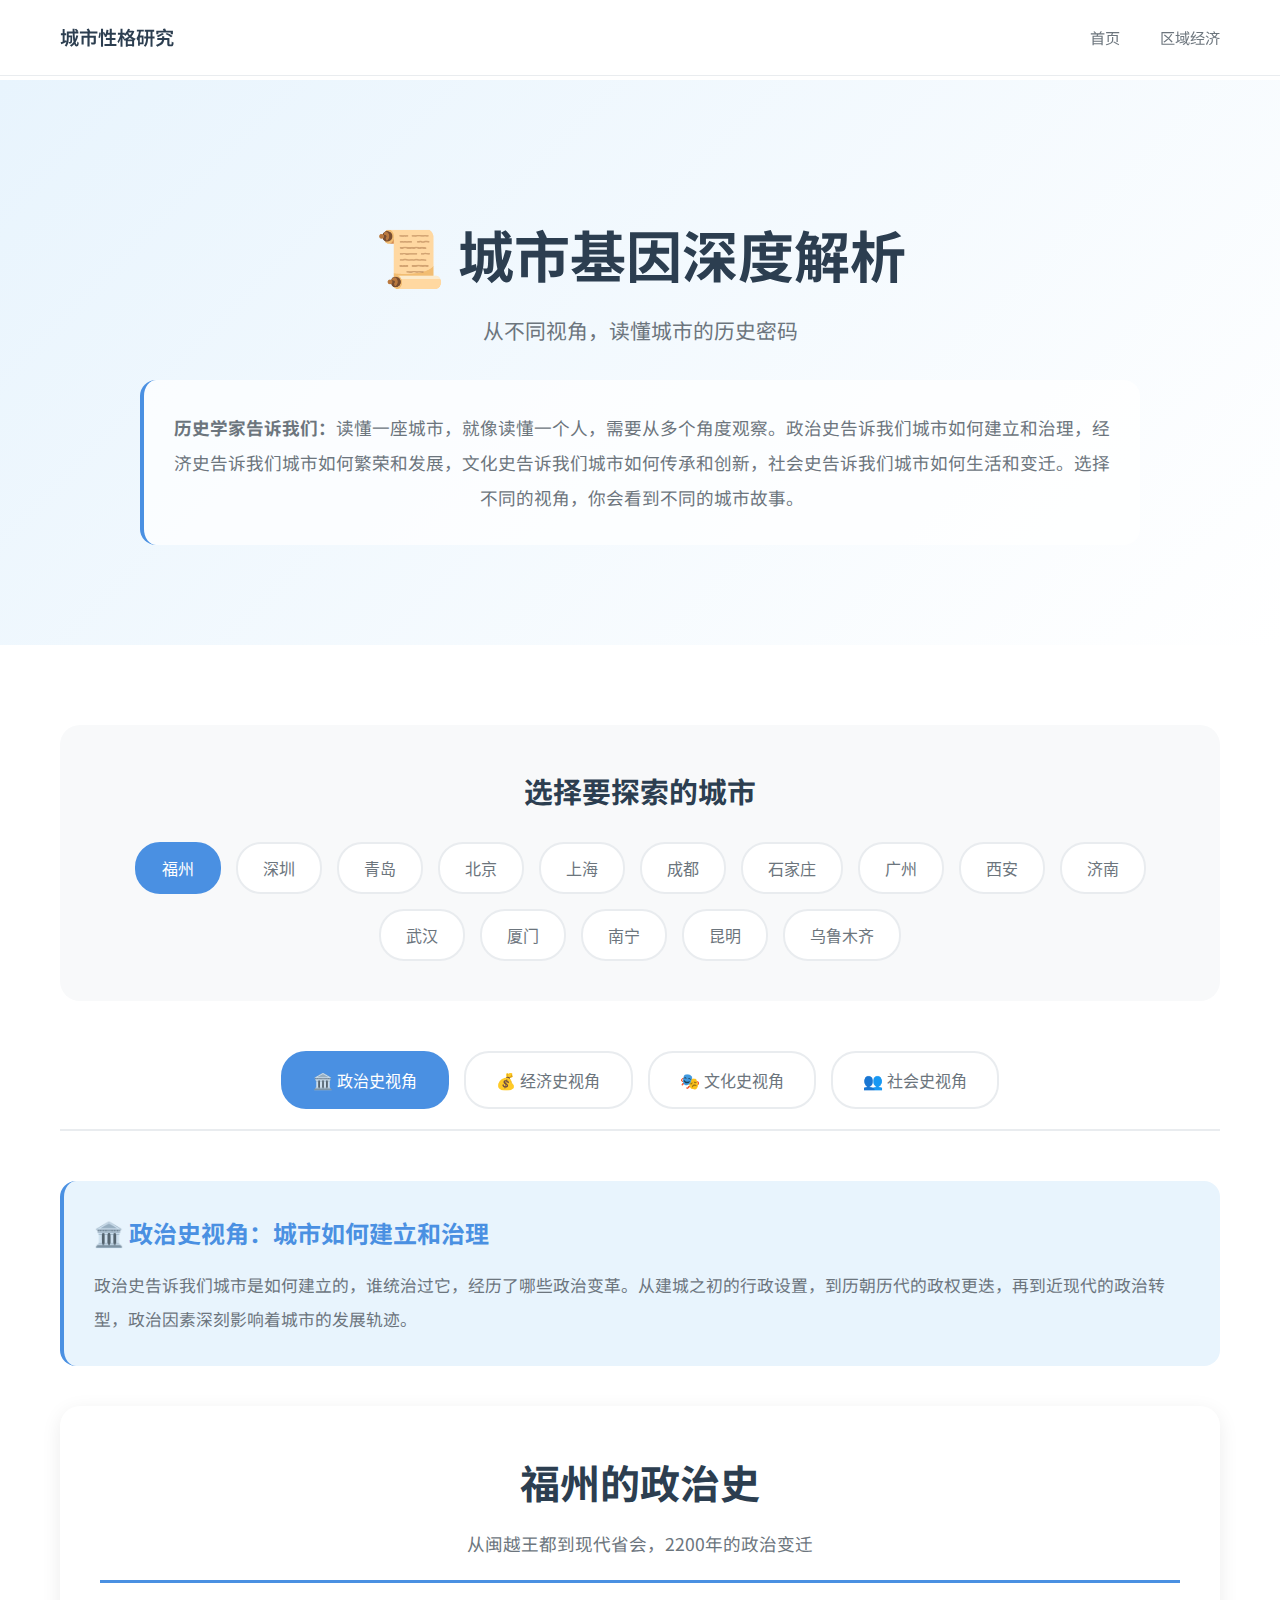
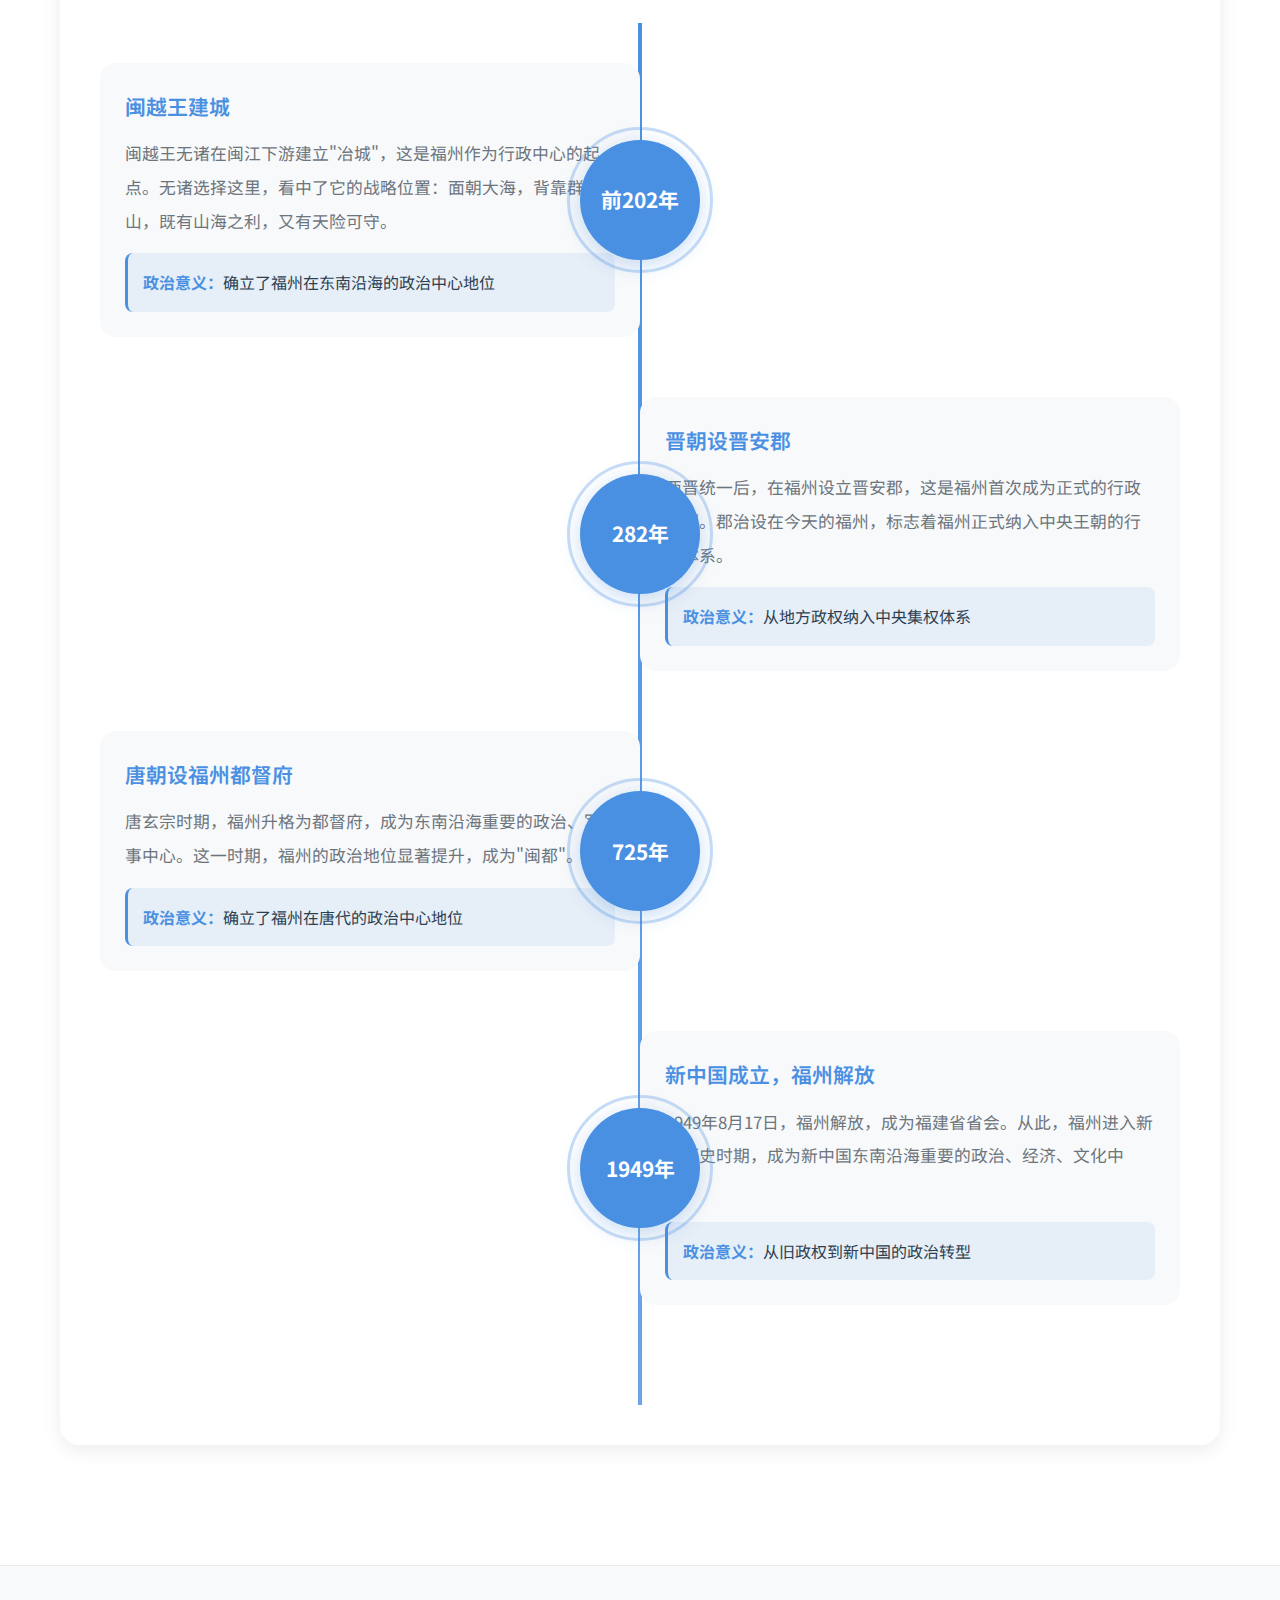
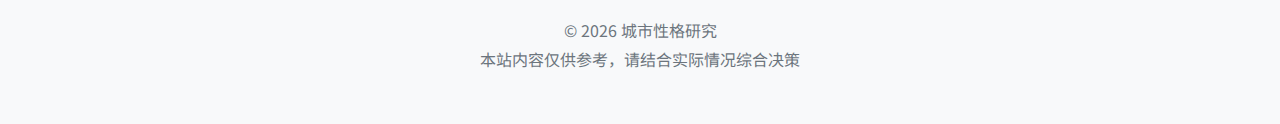
<file: city-gene.html>
<!DOCTYPE html>
<html lang="zh-CN">
<head>
    <meta charset="UTF-8">
    <meta name="viewport" content="width=device-width, initial-scale=1.0">
    <title>城市基因深度解析 - 城市性格研究</title>
    <link href="https://fonts.googleapis.com/css2?family=Noto+Sans+SC:wght@300;400;500;700&display=swap" rel="stylesheet">
    <style>
        * {
            margin: 0;
            padding: 0;
            box-sizing: border-box;
        }
        
        :root {
            --primary-blue: #4A90E2;
            --primary-blue-dark: #357ABD;
            --primary-blue-light: #6BA3E8;
            --blue-bg: #E8F4FD;
            --bg-light: #F8F9FA;
            --bg-white: #FFFFFF;
            --text-dark: #2C3E50;
            --text-gray: #6C757D;
            --text-light: #ADB5BD;
            --border-color: #E9ECEF;
            --accent-orange: #FF6B6B;
            --accent-green: #51CF66;
            --accent-purple: #9775FA;
        }
        
        body {
            font-family: 'Noto Sans SC', sans-serif;
            background: var(--bg-white);
            color: var(--text-dark);
            line-height: 1.8;
        }
        
        /* 导航栏 */
        .navbar {
            position: fixed;
            top: 0;
            left: 0;
            right: 0;
            padding: 20px 60px;
            display: flex;
            justify-content: space-between;
            align-items: center;
            z-index: 100;
            background: rgba(255, 255, 255, 0.95);
            backdrop-filter: blur(10px);
            border-bottom: 1px solid var(--border-color);
        }
        
        .nav-brand {
            display: flex;
            align-items: center;
            gap: 10px;
            text-decoration: none;
            color: var(--text-dark);
            font-size: 1.2em;
            font-weight: 600;
        }
        
        .nav-links {
            display: flex;
            gap: 40px;
            align-items: center;
        }
        
        .nav-links a {
            color: var(--text-gray);
            text-decoration: none;
            font-size: 0.95em;
            font-weight: 400;
            transition: color 0.3s;
        }
        
        .nav-links a:hover {
            color: var(--primary-blue);
        }
        
        /* 头部区域 */
        .header {
            background: linear-gradient(135deg, var(--blue-bg) 0%, var(--bg-white) 100%);
            padding: 140px 60px 100px;
            text-align: center;
            margin-top: 80px;
        }
        
        .header h1 {
            font-size: 3.5em;
            font-weight: 700;
            margin-bottom: 25px;
            color: var(--text-dark);
            line-height: 1.2;
        }
        
        .header .subtitle {
            font-size: 1.3em;
            color: var(--text-gray);
            max-width: 900px;
            margin: 0 auto 30px;
            line-height: 1.8;
        }
        
        .header .intro-text {
            font-size: 1.1em;
            color: var(--text-gray);
            max-width: 1000px;
            margin: 0 auto;
            line-height: 2;
            background: rgba(255, 255, 255, 0.7);
            padding: 30px;
            border-radius: 16px;
            border-left: 4px solid var(--primary-blue);
        }
        
        /* 内容区域 */
        .container {
            max-width: 1400px;
            margin: 0 auto;
            padding: 80px 60px;
        }
        
        /* 方法论标签页 */
        .methodology-tabs {
            display: flex;
            gap: 15px;
            margin-bottom: 50px;
            flex-wrap: wrap;
            justify-content: center;
            border-bottom: 2px solid var(--border-color);
            padding-bottom: 20px;
        }
        
        .methodology-tab {
            padding: 15px 30px;
            background: white;
            border: 2px solid var(--border-color);
            border-radius: 25px;
            cursor: pointer;
            transition: all 0.3s;
            font-size: 1em;
            color: var(--text-gray);
            font-weight: 500;
        }
        
        .methodology-tab:hover {
            border-color: var(--primary-blue);
            color: var(--primary-blue);
            transform: translateY(-2px);
        }
        
        .methodology-tab.active {
            background: var(--primary-blue);
            color: white;
            border-color: var(--primary-blue);
        }
        
        /* 城市选择器 */
        .city-selector-section {
            background: var(--bg-light);
            padding: 40px;
            border-radius: 20px;
            margin-bottom: 50px;
            text-align: center;
        }
        
        .city-selector-section h3 {
            font-size: 1.8em;
            margin-bottom: 25px;
            color: var(--text-dark);
        }
        
        .city-buttons {
            display: flex;
            flex-wrap: wrap;
            gap: 15px;
            justify-content: center;
        }
        
        .city-btn {
            padding: 12px 25px;
            background: white;
            border: 2px solid var(--border-color);
            border-radius: 25px;
            cursor: pointer;
            transition: all 0.3s;
            font-size: 1em;
            color: var(--text-gray);
        }
        
        .city-btn:hover {
            border-color: var(--primary-blue);
            color: var(--primary-blue);
            transform: translateY(-2px);
        }
        
        .city-btn.active {
            background: var(--primary-blue);
            color: white;
            border-color: var(--primary-blue);
        }
        
        /* 历史板块内容 */
        .methodology-content {
            display: none;
        }
        
        .methodology-content.active {
            display: block;
        }
        
        .methodology-intro {
            background: var(--blue-bg);
            padding: 30px;
            border-radius: 16px;
            margin-bottom: 40px;
            border-left: 4px solid var(--primary-blue);
        }
        
        .methodology-intro h3 {
            color: var(--primary-blue);
            font-size: 1.5em;
            margin-bottom: 15px;
        }
        
        .methodology-intro p {
            color: var(--text-gray);
            line-height: 2;
            font-size: 1.05em;
        }
        
        /* 时间轴容器 */
        .timeline-container {
            background: white;
            border-radius: 20px;
            padding: 40px;
            box-shadow: 0 5px 20px rgba(0,0,0,0.08);
            margin-bottom: 40px;
        }
        
        .city-timeline-header {
            text-align: center;
            margin-bottom: 40px;
            padding-bottom: 20px;
            border-bottom: 3px solid var(--primary-blue);
        }
        
        .city-timeline-header h2 {
            font-size: 2.5em;
            color: var(--text-dark);
            margin-bottom: 10px;
        }
        
        .city-timeline-header p {
            color: var(--text-gray);
            font-size: 1.1em;
        }
        
        /* 时间轴 */
        .timeline {
            position: relative;
            padding: 40px 0;
        }
        
        .timeline::before {
            content: '';
            position: absolute;
            left: 50%;
            top: 0;
            bottom: 0;
            width: 4px;
            background: linear-gradient(to bottom, var(--primary-blue), var(--primary-blue-light));
            transform: translateX(-50%);
        }
        
        .timeline-item {
            position: relative;
            margin-bottom: 60px;
            display: flex;
            align-items: center;
        }
        
        .timeline-item:nth-child(odd) {
            flex-direction: row;
        }
        
        .timeline-item:nth-child(even) {
            flex-direction: row-reverse;
        }
        
        .timeline-content {
            flex: 1;
            background: var(--bg-light);
            padding: 25px;
            border-radius: 16px;
            margin: 0 30px;
            position: relative;
            transition: all 0.3s;
        }
        
        .timeline-item:nth-child(odd) .timeline-content {
            margin-right: 50%;
            margin-left: 0;
        }
        
        .timeline-item:nth-child(even) .timeline-content {
            margin-left: 50%;
            margin-right: 0;
        }
        
        .timeline-content:hover {
            background: var(--blue-bg);
            transform: translateY(-5px);
            box-shadow: 0 10px 30px rgba(74, 144, 226, 0.15);
        }
        
        .timeline-year {
            position: absolute;
            left: 50%;
            transform: translateX(-50%);
            width: 120px;
            height: 120px;
            background: var(--primary-blue);
            border-radius: 50%;
            display: flex;
            align-items: center;
            justify-content: center;
            color: white;
            font-size: 1.3em;
            font-weight: 700;
            z-index: 10;
            box-shadow: 0 5px 20px rgba(74, 144, 226, 0.3);
        }
        
        .timeline-year::before {
            content: '';
            position: absolute;
            width: 140px;
            height: 140px;
            border: 3px solid var(--primary-blue);
            border-radius: 50%;
            opacity: 0.3;
            animation: pulse 2s infinite;
        }
        
        @keyframes pulse {
            0%, 100% { transform: translateX(-50%) translateY(-50%) scale(1); opacity: 0.3; }
            50% { transform: translateX(-50%) translateY(-50%) scale(1.1); opacity: 0.1; }
        }
        
        .timeline-title {
            font-size: 1.3em;
            font-weight: 600;
            color: var(--primary-blue);
            margin-bottom: 12px;
        }
        
        .timeline-description {
            color: var(--text-gray);
            line-height: 2;
            font-size: 1.05em;
        }
        
        .timeline-highlight {
            background: rgba(74, 144, 226, 0.1);
            padding: 15px;
            border-radius: 8px;
            margin-top: 15px;
            border-left: 3px solid var(--primary-blue);
        }
        
        .timeline-highlight strong {
            color: var(--primary-blue);
        }
        
        /* 响应式 */
        @media (max-width: 1024px) {
            .timeline::before {
                left: 30px;
            }
            
            .timeline-item {
                flex-direction: column !important;
                align-items: flex-start;
                padding-left: 80px;
            }
            
            .timeline-year {
                left: 30px;
                transform: translateX(-50%);
                width: 100px;
                height: 100px;
                font-size: 1.1em;
            }
            
            .timeline-content {
                margin: 0 !important;
                width: 100%;
            }
        }
        
        @media (max-width: 768px) {
            .header { padding: 120px 25px 60px; }
            .header h1 { font-size: 2.5em; }
            .container { padding: 40px 25px; }
            .methodology-tabs { flex-direction: column; }
            .methodology-tab { width: 100%; }
        }
        
        .footer {
            background: var(--bg-light);
            color: var(--text-gray);
            text-align: center;
            padding: 50px 20px;
            border-top: 1px solid var(--border-color);
        }
    </style>
</head>
<body>
    <nav class="navbar">
        <a href="index.html" class="nav-brand">
            <span>城市性格研究</span>
        </a>
        <div class="nav-links">
            <a href="index.html">首页</a>
            <a href="economy.html">区域经济</a>
        </div>
    </nav>
    
    <header class="header">
        <h1>📜 城市基因深度解析</h1>
        <p class="subtitle">从不同视角，读懂城市的历史密码</p>
        <div class="intro-text">
            <strong>历史学家告诉我们：</strong>读懂一座城市，就像读懂一个人，需要从多个角度观察。政治史告诉我们城市如何建立和治理，经济史告诉我们城市如何繁荣和发展，文化史告诉我们城市如何传承和创新，社会史告诉我们城市如何生活和变迁。选择不同的视角，你会看到不同的城市故事。
        </div>
    </header>
    
    <div class="container">
        <!-- 城市选择器 -->
        <div class="city-selector-section">
            <h3>选择要探索的城市</h3>
            <div class="city-buttons">
                <button class="city-btn active" onclick="selectCity('fuzhou')">福州</button>
                <button class="city-btn" onclick="selectCity('shenzhen')">深圳</button>
                <button class="city-btn" onclick="selectCity('qingdao')">青岛</button>
                <button class="city-btn" onclick="selectCity('beijing')">北京</button>
                <button class="city-btn" onclick="selectCity('shanghai')">上海</button>
                <button class="city-btn" onclick="selectCity('chengdu')">成都</button>
                <button class="city-btn" onclick="selectCity('shijiazhuang')">石家庄</button>
                <button class="city-btn" onclick="selectCity('guangzhou')">广州</button>
                <button class="city-btn" onclick="selectCity('xian')">西安</button>
                <button class="city-btn" onclick="selectCity('jinan')">济南</button>
                <button class="city-btn" onclick="selectCity('wuhan')">武汉</button>
                <button class="city-btn" onclick="selectCity('xiamen')">厦门</button>
                <button class="city-btn" onclick="selectCity('nanning')">南宁</button>
                <button class="city-btn" onclick="selectCity('kunming')">昆明</button>
                <button class="city-btn" onclick="selectCity('urumqi')">乌鲁木齐</button>
            </div>
        </div>
        
        <!-- 方法论标签页 -->
        <div class="methodology-tabs">
            <button class="methodology-tab active" onclick="showMethodology('political')">🏛️ 政治史视角</button>
            <button class="methodology-tab" onclick="showMethodology('economic')">💰 经济史视角</button>
            <button class="methodology-tab" onclick="showMethodology('cultural')">🎭 文化史视角</button>
            <button class="methodology-tab" onclick="showMethodology('social')">👥 社会史视角</button>
        </div>
        
        <!-- 政治史视角 -->
        <div id="political" class="methodology-content active">
            <div class="methodology-intro">
                <h3>🏛️ 政治史视角：城市如何建立和治理</h3>
                <p>政治史告诉我们城市是如何建立的，谁统治过它，经历了哪些政治变革。从建城之初的行政设置，到历朝历代的政权更迭，再到近现代的政治转型，政治因素深刻影响着城市的发展轨迹。</p>
            </div>
            
            <div id="political-fuzhou" class="city-timeline">
                <div class="timeline-container">
                    <div class="city-timeline-header">
                        <h2>福州的政治史</h2>
                        <p>从闽越王都到现代省会，2200年的政治变迁</p>
                    </div>
                    <div class="timeline">
                        <div class="timeline-item">
                            <div class="timeline-year">前202年</div>
                            <div class="timeline-content">
                                <div class="timeline-title">闽越王建城</div>
                                <div class="timeline-description">闽越王无诸在闽江下游建立"冶城"，这是福州作为行政中心的起点。无诸选择这里，看中了它的战略位置：面朝大海，背靠群山，既有山海之利，又有天险可守。</div>
                                <div class="timeline-highlight"><strong>政治意义：</strong>确立了福州在东南沿海的政治中心地位</div>
                            </div>
                        </div>
                        <div class="timeline-item">
                            <div class="timeline-year">282年</div>
                            <div class="timeline-content">
                                <div class="timeline-title">晋朝设晋安郡</div>
                                <div class="timeline-description">西晋统一后，在福州设立晋安郡，这是福州首次成为正式的行政建制。郡治设在今天的福州，标志着福州正式纳入中央王朝的行政体系。</div>
                                <div class="timeline-highlight"><strong>政治意义：</strong>从地方政权纳入中央集权体系</div>
                            </div>
                        </div>
                        <div class="timeline-item">
                            <div class="timeline-year">725年</div>
                            <div class="timeline-content">
                                <div class="timeline-title">唐朝设福州都督府</div>
                                <div class="timeline-description">唐玄宗时期，福州升格为都督府，成为东南沿海重要的政治、军事中心。这一时期，福州的政治地位显著提升，成为"闽都"。</div>
                                <div class="timeline-highlight"><strong>政治意义：</strong>确立了福州在唐代的政治中心地位</div>
                            </div>
                        </div>
                        <div class="timeline-item">
                            <div class="timeline-year">1949年</div>
                            <div class="timeline-content">
                                <div class="timeline-title">新中国成立，福州解放</div>
                                <div class="timeline-description">1949年8月17日，福州解放，成为福建省省会。从此，福州进入新的历史时期，成为新中国东南沿海重要的政治、经济、文化中心。</div>
                                <div class="timeline-highlight"><strong>政治意义：</strong>从旧政权到新中国的政治转型</div>
                            </div>
                        </div>
                    </div>
                </div>
            </div>
            
            <div id="political-shenzhen" class="city-timeline" style="display: none;">
                <div class="timeline-container">
                    <div class="city-timeline-header">
                        <h2>深圳的政治史</h2>
                        <p>从边陲小镇到经济特区，40年的政治变革</p>
                    </div>
                    <div class="timeline">
                        <div class="timeline-item">
                            <div class="timeline-year">1979年</div>
                            <div class="timeline-content">
                                <div class="timeline-title">深圳建市</div>
                                <div class="timeline-description">1979年3月，国务院批准撤销宝安县，设立深圳市。这是深圳作为独立行政建制的开始，也是改革开放的重要标志。</div>
                                <div class="timeline-highlight"><strong>政治意义：</strong>改革开放的试验田正式建立</div>
                            </div>
                        </div>
                        <div class="timeline-item">
                            <div class="timeline-year">1980年</div>
                            <div class="timeline-content">
                                <div class="timeline-title">设立经济特区</div>
                                <div class="timeline-description">1980年8月，全国人大常委会批准设立深圳经济特区。这是中国第一个经济特区，标志着改革开放的正式启动。</div>
                                <div class="timeline-highlight"><strong>政治意义：</strong>成为中国改革开放的窗口和试验田</div>
                            </div>
                        </div>
                        <div class="timeline-item">
                            <div class="timeline-year">1992年</div>
                            <div class="timeline-content">
                                <div class="timeline-title">邓小平南巡</div>
                                <div class="timeline-description">1992年，邓小平南巡深圳，发表重要讲话，肯定了深圳的发展成就，坚定了改革开放的决心。这次南巡，为深圳的进一步发展注入了强大的政治动力。</div>
                                <div class="timeline-highlight"><strong>政治意义：</strong>确立了深圳在改革开放中的历史地位</div>
                            </div>
                        </div>
                    </div>
                </div>
            </div>
            
            <div id="political-qingdao" class="city-timeline" style="display: none;">
                <div class="timeline-container">
                    <div class="city-timeline-header">
                        <h2>青岛的政治史</h2>
                        <p>从德国租借到现代城市，130年的政治变迁</p>
                    </div>
                    <div class="timeline">
                        <div class="timeline-item">
                            <div class="timeline-year">1891年</div>
                            <div class="timeline-content">
                                <div class="timeline-title">清政府建置</div>
                                <div class="timeline-description">1891年，清政府在此设立总兵衙门，青岛正式建置。这是青岛作为行政建制的开始。</div>
                                <div class="timeline-highlight"><strong>政治意义：</strong>青岛正式登上历史舞台</div>
                            </div>
                        </div>
                        <div class="timeline-item">
                            <div class="timeline-year">1897年</div>
                            <div class="timeline-content">
                                <div class="timeline-title">德国强占</div>
                                <div class="timeline-description">1897年，德国以"巨野教案"为借口，强占青岛。从此，青岛成为德国的租借地，开始了17年的殖民统治。</div>
                                <div class="timeline-highlight"><strong>政治意义：</strong>成为列强争夺的焦点，民族危机加深</div>
                            </div>
                        </div>
                        <div class="timeline-item">
                            <div class="timeline-year">1919年</div>
                            <div class="timeline-content">
                                <div class="timeline-title">五四运动</div>
                                <div class="timeline-description">1919年，因青岛问题爆发的"五四运动"，标志着中国新民主主义革命的开始。青岛成为民族觉醒的起点。</div>
                                <div class="timeline-highlight"><strong>政治意义：</strong>成为民族觉醒和反帝反封建的象征</div>
                            </div>
                        </div>
                    </div>
                </div>
            </div>
            
            <div id="political-beijing" class="city-timeline" style="display: none;">
                <div class="timeline-container">
                    <div class="city-timeline-header">
                        <h2>北京的政治史</h2>
                        <p>从燕国都城到共和国首都，3000年的政治中心</p>
                    </div>
                    <div class="timeline">
                        <div class="timeline-item">
                            <div class="timeline-year">前1045年</div>
                            <div class="timeline-content">
                                <div class="timeline-title">燕国建都</div>
                                <div class="timeline-description">周武王分封，燕国在此建都，这是北京作为政治中心的起点。3000多年来，北京始终是重要的政治中心。</div>
                                <div class="timeline-highlight"><strong>政治意义：</strong>确立了北京在华北的政治中心地位</div>
                            </div>
                        </div>
                        <div class="timeline-item">
                            <div class="timeline-year">1271年</div>
                            <div class="timeline-content">
                                <div class="timeline-title">元大都</div>
                                <div class="timeline-description">元朝建立，定都北京，称为"大都"。这是北京首次成为全国性的政治中心，从此开始了800多年的建都史。</div>
                                <div class="timeline-highlight"><strong>政治意义：</strong>从地方政治中心到全国政治中心</div>
                            </div>
                        </div>
                        <div class="timeline-item">
                            <div class="timeline-year">1949年</div>
                            <div class="timeline-content">
                                <div class="timeline-title">新中国首都</div>
                                <div class="timeline-description">1949年，北京成为中华人民共和国的首都。从此，北京成为新中国的政治、文化、国际交往中心。</div>
                                <div class="timeline-highlight"><strong>政治意义：</strong>从旧都到新都的政治转型</div>
                            </div>
                        </div>
                    </div>
                </div>
            </div>
            
            <div id="political-shanghai" class="city-timeline" style="display: none;">
                <div class="timeline-container">
                    <div class="city-timeline-header">
                        <h2>上海的政治史</h2>
                        <p>从小渔村到国际大都市，180年的政治变迁</p>
                    </div>
                    <div class="timeline">
                        <div class="timeline-item">
                            <div class="timeline-year">1843年</div>
                            <div class="timeline-content">
                                <div class="timeline-title">开埠通商</div>
                                <div class="timeline-description">《南京条约》签订后，上海开埠通商。从此，上海从小渔村变成了"东方巴黎"，开始了现代化的进程。</div>
                                <div class="timeline-highlight"><strong>政治意义：</strong>被迫开放，但也迎来了发展机遇</div>
                            </div>
                        </div>
                        <div class="timeline-item">
                            <div class="timeline-year">1927年</div>
                            <div class="timeline-content">
                                <div class="timeline-title">特别市设立</div>
                                <div class="timeline-description">1927年，上海设立特别市，成为独立的行政建制。这一时期，上海的政治地位显著提升。</div>
                                <div class="timeline-highlight"><strong>政治意义：</strong>确立了上海的政治地位</div>
                            </div>
                        </div>
                        <div class="timeline-item">
                            <div class="timeline-year">1990年</div>
                            <div class="timeline-content">
                                <div class="timeline-title">浦东开发开放</div>
                                <div class="timeline-description">1990年，浦东开发开放，上海进入新的发展时期。从"东方巴黎"到"国际金融中心"，上海的政治地位不断提升。</div>
                                <div class="timeline-highlight"><strong>政治意义：</strong>成为改革开放的重要窗口</div>
                            </div>
                        </div>
                    </div>
                </div>
            </div>
            
            <div id="political-chengdu" class="city-timeline" style="display: none;">
                <div class="timeline-container">
                    <div class="city-timeline-header">
                        <h2>成都的政治史</h2>
                        <p>从古蜀国都到现代省会，2300年的政治中心</p>
                    </div>
                    <div class="timeline">
                        <div class="timeline-item">
                            <div class="timeline-year">前316年</div>
                            <div class="timeline-content">
                                <div class="timeline-title">古蜀国都</div>
                                <div class="timeline-description">古蜀国在此建都，这是成都作为政治中心的起点。2300多年来，成都始终是西南地区的政治中心。</div>
                                <div class="timeline-highlight"><strong>政治意义：</strong>确立了成都在西南的政治中心地位</div>
                            </div>
                        </div>
                        <div class="timeline-item">
                            <div class="timeline-year">221年</div>
                            <div class="timeline-content">
                                <div class="timeline-title">蜀汉建都</div>
                                <div class="timeline-description">刘备建立蜀汉，定都成都。这是成都历史上最辉煌的时期之一，也是"天府之国"美誉的来源。</div>
                                <div class="timeline-highlight"><strong>政治意义：</strong>成为三国时期的政治中心之一</div>
                            </div>
                        </div>
                        <div class="timeline-item">
                            <div class="timeline-year">1949年</div>
                            <div class="timeline-content">
                                <div class="timeline-title">四川省会</div>
                                <div class="timeline-description">1949年，成都成为四川省会。从此，成都成为西南地区重要的政治、经济、文化中心。</div>
                                <div class="timeline-highlight"><strong>政治意义：</strong>确立了成都的省会地位</div>
                            </div>
                        </div>
                    </div>
                </div>
            </div>
            
            <!-- 石家庄政治史 -->
            <div id="political-shijiazhuang" class="city-timeline" style="display: none;">
                <div class="timeline-container">
                    <div class="city-timeline-header">
                        <h2>石家庄的政治史</h2>
                        <p>从小村庄到省会城市，100年的政治变迁</p>
                    </div>
                    <div class="timeline">
                        <div class="timeline-item">
                            <div class="timeline-year">1902年</div>
                            <div class="timeline-content">
                                <div class="timeline-title">正太铁路修建</div>
                                <div class="timeline-description">正太铁路（正定-太原）修建，石家庄作为铁路枢纽开始发展。这是石家庄从村庄向城市转变的起点。</div>
                                <div class="timeline-highlight"><strong>政治意义：</strong>交通枢纽地位的确立</div>
                            </div>
                        </div>
                        <div class="timeline-item">
                            <div class="timeline-year">1925年</div>
                            <div class="timeline-content">
                                <div class="timeline-title">石门市设立</div>
                                <div class="timeline-description">1925年，石家庄与休门合并，设立石门市。这是石家庄首次成为正式的行政建制。</div>
                                <div class="timeline-highlight"><strong>政治意义：</strong>从村庄到城市的行政转型</div>
                            </div>
                        </div>
                        <div class="timeline-item">
                            <div class="timeline-year">1968年</div>
                            <div class="timeline-content">
                                <div class="timeline-title">河北省会</div>
                                <div class="timeline-description">1968年，石家庄成为河北省会。从此，石家庄成为河北省的政治、经济、文化中心。</div>
                                <div class="timeline-highlight"><strong>政治意义：</strong>确立了石家庄的省会地位</div>
                            </div>
                        </div>
                    </div>
                </div>
            </div>
            
            <!-- 广州政治史 -->
            <div id="political-guangzhou" class="city-timeline" style="display: none;">
                <div class="timeline-container">
                    <div class="city-timeline-header">
                        <h2>广州的政治史</h2>
                        <p>从南越国都到现代省会，2200年的政治中心</p>
                    </div>
                    <div class="timeline">
                        <div class="timeline-item">
                            <div class="timeline-year">前214年</div>
                            <div class="timeline-content">
                                <div class="timeline-title">南越国建都</div>
                                <div class="timeline-description">秦朝统一后，赵佗在此建立南越国，定都番禺（今广州）。这是广州作为政治中心的起点。</div>
                                <div class="timeline-highlight"><strong>政治意义：</strong>确立了广州在岭南的政治中心地位</div>
                            </div>
                        </div>
                        <div class="timeline-item">
                            <div class="timeline-year">唐代</div>
                            <div class="timeline-content">
                                <div class="timeline-title">广州都督府</div>
                                <div class="timeline-description">唐代，广州设立都督府，成为岭南地区的政治、军事中心。这一时期，广州的政治地位显著提升。</div>
                                <div class="timeline-highlight"><strong>政治意义：</strong>确立了广州在唐代的政治中心地位</div>
                            </div>
                        </div>
                        <div class="timeline-item">
                            <div class="timeline-year">1949年</div>
                            <div class="timeline-content">
                                <div class="timeline-title">广东省会</div>
                                <div class="timeline-description">1949年，广州成为广东省会。从此，广州成为华南地区重要的政治、经济、文化中心。</div>
                                <div class="timeline-highlight"><strong>政治意义：</strong>确立了广州的省会地位</div>
                            </div>
                        </div>
                    </div>
                </div>
            </div>
            
            <!-- 西安政治史 -->
            <div id="political-xian" class="city-timeline" style="display: none;">
                <div class="timeline-container">
                    <div class="city-timeline-header">
                        <h2>西安的政治史</h2>
                        <p>从西周都城到现代省会，3100年的政治中心</p>
                    </div>
                    <div class="timeline">
                        <div class="timeline-item">
                            <div class="timeline-year">前1046年</div>
                            <div class="timeline-content">
                                <div class="timeline-title">西周建都</div>
                                <div class="timeline-description">周文王、周武王在此建都，称为"丰京"和"镐京"。这是西安作为政治中心的起点，也是中国历史上最早的都城之一。</div>
                                <div class="timeline-highlight"><strong>政治意义：</strong>确立了西安在中国历史上的政治中心地位</div>
                            </div>
                        </div>
                        <div class="timeline-item">
                            <div class="timeline-year">前221年</div>
                            <div class="timeline-content">
                                <div class="timeline-title">秦朝建都</div>
                                <div class="timeline-description">秦始皇统一中国，定都咸阳（今西安）。这是中国历史上第一个统一的中央集权国家的都城。</div>
                                <div class="timeline-highlight"><strong>政治意义：</strong>成为统一中国的政治中心</div>
                            </div>
                        </div>
                        <div class="timeline-item">
                            <div class="timeline-year">618年</div>
                            <div class="timeline-content">
                                <div class="timeline-title">唐朝建都</div>
                                <div class="timeline-description">唐朝建立，定都长安（今西安）。这是西安历史上最辉煌的时期，也是世界历史上最伟大的都城之一。</div>
                                <div class="timeline-highlight"><strong>政治意义：</strong>成为世界级的政治中心</div>
                            </div>
                        </div>
                    </div>
                </div>
            </div>
            
            <!-- 济南政治史 -->
            <div id="political-jinan" class="city-timeline" style="display: none;">
                <div class="timeline-container">
                    <div class="city-timeline-header">
                        <h2>济南的政治史</h2>
                        <p>从齐国重镇到现代省会，2600年的政治中心</p>
                    </div>
                    <div class="timeline">
                        <div class="timeline-item">
                            <div class="timeline-year">前685年</div>
                            <div class="timeline-content">
                                <div class="timeline-title">齐国重镇</div>
                                <div class="timeline-description">春秋时期，济南是齐国的重要城市。这里地理位置优越，是连接中原和山东半岛的重要节点。</div>
                                <div class="timeline-highlight"><strong>政治意义：</strong>确立了济南在山东的政治地位</div>
                            </div>
                        </div>
                        <div class="timeline-item">
                            <div class="timeline-year">明代</div>
                            <div class="timeline-content">
                                <div class="timeline-title">山东省会</div>
                                <div class="timeline-description">明代，济南成为山东省会。从此，济南成为山东省的政治、经济、文化中心。</div>
                                <div class="timeline-highlight"><strong>政治意义：</strong>确立了济南的省会地位</div>
                            </div>
                        </div>
                        <div class="timeline-item">
                            <div class="timeline-year">1949年</div>
                            <div class="timeline-content">
                                <div class="timeline-title">新中国省会</div>
                                <div class="timeline-description">1949年，济南成为新中国的山东省会。从此，济南进入新的历史时期。</div>
                                <div class="timeline-highlight"><strong>政治意义：</strong>从旧政权到新中国的政治转型</div>
                            </div>
                        </div>
                    </div>
                </div>
            </div>
            
            <!-- 武汉政治史 -->
            <div id="political-wuhan" class="city-timeline" style="display: none;">
                <div class="timeline-container">
                    <div class="city-timeline-header">
                        <h2>武汉的政治史</h2>
                        <p>从三镇合并到现代省会，3500年的政治变迁</p>
                    </div>
                    <div class="timeline">
                        <div class="timeline-item">
                            <div class="timeline-year">前1500年</div>
                            <div class="timeline-content">
                                <div class="timeline-title">盘龙城</div>
                                <div class="timeline-description">商代，在今天的武汉地区建立了盘龙城。这是武汉地区最早的行政中心，也是长江中游地区的重要政治中心。</div>
                                <div class="timeline-highlight"><strong>政治意义：</strong>确立了武汉在长江中游的政治地位</div>
                            </div>
                        </div>
                        <div class="timeline-item">
                            <div class="timeline-year">1927年</div>
                            <div class="timeline-content">
                                <div class="timeline-title">三镇合并</div>
                                <div class="timeline-description">1927年，武昌、汉口、汉阳三镇合并，设立武汉市。这是武汉作为统一行政建制的开始。</div>
                                <div class="timeline-highlight"><strong>政治意义：</strong>三镇统一，形成现代武汉</div>
                            </div>
                        </div>
                        <div class="timeline-item">
                            <div class="timeline-year">1949年</div>
                            <div class="timeline-content">
                                <div class="timeline-title">湖北省会</div>
                                <div class="timeline-description">1949年，武汉成为湖北省会。从此，武汉成为华中地区重要的政治、经济、文化中心。</div>
                                <div class="timeline-highlight"><strong>政治意义：</strong>确立了武汉的省会地位</div>
                            </div>
                        </div>
                    </div>
                </div>
            </div>
            
            <!-- 厦门政治史 -->
            <div id="political-xiamen" class="city-timeline" style="display: none;">
                <div class="timeline-container">
                    <div class="city-timeline-header">
                        <h2>厦门的政治史</h2>
                        <p>从海防要塞到经济特区，600年的政治变迁</p>
                    </div>
                    <div class="timeline">
                        <div class="timeline-item">
                            <div class="timeline-year">1387年</div>
                            <div class="timeline-content">
                                <div class="timeline-title">厦门城建立</div>
                                <div class="timeline-description">明朝在此建立厦门城，作为海防要塞。这是厦门作为行政建制的开始。</div>
                                <div class="timeline-highlight"><strong>政治意义：</strong>确立了厦门在海防中的重要地位</div>
                            </div>
                        </div>
                        <div class="timeline-item">
                            <div class="timeline-year">1842年</div>
                            <div class="timeline-content">
                                <div class="timeline-title">五口通商</div>
                                <div class="timeline-description">《南京条约》签订后，厦门成为五个通商口岸之一。从此，厦门开始对外开放。</div>
                                <div class="timeline-highlight"><strong>政治意义：</strong>被迫开放，但也迎来了发展机遇</div>
                            </div>
                        </div>
                        <div class="timeline-item">
                            <div class="timeline-year">1980年</div>
                            <div class="timeline-content">
                                <div class="timeline-title">经济特区</div>
                                <div class="timeline-description">1980年，厦门成为经济特区。从此，厦门进入新的发展时期，成为改革开放的重要窗口。</div>
                                <div class="timeline-highlight"><strong>政治意义：</strong>成为改革开放的试验田</div>
                            </div>
                        </div>
                    </div>
                </div>
            </div>
            
            <!-- 南宁政治史 -->
            <div id="political-nanning" class="city-timeline" style="display: none;">
                <div class="timeline-container">
                    <div class="city-timeline-header">
                        <h2>南宁的政治史</h2>
                        <p>从邕州到现代省会，1700年的政治中心</p>
                    </div>
                    <div class="timeline">
                        <div class="timeline-item">
                            <div class="timeline-year">318年</div>
                            <div class="timeline-content">
                                <div class="timeline-title">晋朝设晋兴郡</div>
                                <div class="timeline-description">东晋时期，在此设立晋兴郡，这是南宁作为行政建制的开始。</div>
                                <div class="timeline-highlight"><strong>政治意义：</strong>确立了南宁在岭南的政治地位</div>
                            </div>
                        </div>
                        <div class="timeline-item">
                            <div class="timeline-year">唐代</div>
                            <div class="timeline-content">
                                <div class="timeline-title">邕州设立</div>
                                <div class="timeline-description">唐代，南宁称为"邕州"，成为岭南地区重要的政治、军事中心。</div>
                                <div class="timeline-highlight"><strong>政治意义：</strong>确立了南宁在唐代的政治地位</div>
                            </div>
                        </div>
                        <div class="timeline-item">
                            <div class="timeline-year">1958年</div>
                            <div class="timeline-content">
                                <div class="timeline-title">广西首府</div>
                                <div class="timeline-description">1958年，南宁成为广西壮族自治区的首府。从此，南宁成为广西的政治、经济、文化中心。</div>
                                <div class="timeline-highlight"><strong>政治意义：</strong>确立了南宁的首府地位</div>
                            </div>
                        </div>
                    </div>
                </div>
            </div>
            
            <!-- 昆明政治史 -->
            <div id="political-kunming" class="city-timeline" style="display: none;">
                <div class="timeline-container">
                    <div class="city-timeline-header">
                        <h2>昆明的政治史</h2>
                        <p>从南诏国都到现代省会，1300年的政治中心</p>
                    </div>
                    <div class="timeline">
                        <div class="timeline-item">
                            <div class="timeline-year">765年</div>
                            <div class="timeline-content">
                                <div class="timeline-title">南诏国建都</div>
                                <div class="timeline-description">南诏国在此建立拓东城，这是昆明作为政治中心的起点。</div>
                                <div class="timeline-highlight"><strong>政治意义：</strong>确立了昆明在云南的政治中心地位</div>
                            </div>
                        </div>
                        <div class="timeline-item">
                            <div class="timeline-year">1254年</div>
                            <div class="timeline-content">
                                <div class="timeline-title">元朝设中庆路</div>
                                <div class="timeline-description">元朝统一云南后，在此设立中庆路，昆明成为云南的政治中心。</div>
                                <div class="timeline-highlight"><strong>政治意义：</strong>确立了昆明在元朝的政治地位</div>
                            </div>
                        </div>
                        <div class="timeline-item">
                            <div class="timeline-year">1949年</div>
                            <div class="timeline-content">
                                <div class="timeline-title">云南省会</div>
                                <div class="timeline-description">1949年，昆明成为云南省会。从此，昆明成为西南地区重要的政治、经济、文化中心。</div>
                                <div class="timeline-highlight"><strong>政治意义：</strong>确立了昆明的省会地位</div>
                            </div>
                        </div>
                    </div>
                </div>
            </div>
            
            <!-- 乌鲁木齐政治史 -->
            <div id="political-urumqi" class="city-timeline" style="display: none;">
                <div class="timeline-container">
                    <div class="city-timeline-header">
                        <h2>乌鲁木齐的政治史</h2>
                        <p>从边陲要塞到现代首府，250年的政治变迁</p>
                    </div>
                    <div class="timeline">
                        <div class="timeline-item">
                            <div class="timeline-year">1755年</div>
                            <div class="timeline-content">
                                <div class="timeline-title">清军建城</div>
                                <div class="timeline-description">清朝统一新疆后，在此建立迪化城（今乌鲁木齐），作为新疆的政治、军事中心。</div>
                                <div class="timeline-highlight"><strong>政治意义：</strong>确立了乌鲁木齐在新疆的政治地位</div>
                            </div>
                        </div>
                        <div class="timeline-item">
                            <div class="timeline-year">1884年</div>
                            <div class="timeline-content">
                                <div class="timeline-title">新疆建省</div>
                                <div class="timeline-description">1884年，新疆建省，迪化（今乌鲁木齐）成为省会。这是乌鲁木齐首次成为正式的行政建制。</div>
                                <div class="timeline-highlight"><strong>政治意义：</strong>确立了乌鲁木齐的省会地位</div>
                            </div>
                        </div>
                        <div class="timeline-item">
                            <div class="timeline-year">1955年</div>
                            <div class="timeline-content">
                                <div class="timeline-title">新疆首府</div>
                                <div class="timeline-description">1955年，乌鲁木齐成为新疆维吾尔自治区的首府。从此，乌鲁木齐成为新疆的政治、经济、文化中心。</div>
                                <div class="timeline-highlight"><strong>政治意义：</strong>确立了乌鲁木齐的首府地位</div>
                            </div>
                        </div>
                    </div>
                </div>
            </div>
        </div>
        
        <!-- 经济史视角 -->
        <div id="economic" class="methodology-content">
            <div class="methodology-intro">
                <h3>💰 经济史视角：城市如何繁荣和发展</h3>
                <p>经济史告诉我们城市是如何发展经济的，依靠什么产业，经历了哪些经济转型。从古代的农业、手工业，到近代的工业、商业，再到现代的服务业、数字经济，经济因素决定了城市的兴衰。</p>
            </div>
            
            <div id="economic-fuzhou" class="city-timeline">
                <div class="timeline-container">
                    <div class="city-timeline-header">
                        <h2>福州的经济史</h2>
                        <p>从海上贸易到数字经济，2000年的经济变迁</p>
                    </div>
                    <div class="timeline">
                        <div class="timeline-item">
                            <div class="timeline-year">唐代</div>
                            <div class="timeline-content">
                                <div class="timeline-title">海上贸易兴起</div>
                                <div class="timeline-description">唐代，福州成为海上丝绸之路的重要起点。大量的丝绸、茶叶、瓷器从这里运往海外，换回香料、珠宝等商品。福州港成为当时中国最重要的对外贸易港口之一。</div>
                                <div class="timeline-highlight"><strong>经济意义：</strong>确立了福州在海上贸易中的重要地位</div>
                            </div>
                        </div>
                        <div class="timeline-item">
                            <div class="timeline-year">1405-1433年</div>
                            <div class="timeline-content">
                                <div class="timeline-title">郑和七下西洋</div>
                                <div class="timeline-description">郑和七次下西洋，福州是重要的启航地和补给站。这一时期，福州的海上贸易达到巅峰，成为"海上丝绸之路"的重要节点。</div>
                                <div class="timeline-highlight"><strong>经济意义：</strong>海上贸易的黄金时期</div>
                            </div>
                        </div>
                        <div class="timeline-item">
                            <div class="timeline-year">1842年</div>
                            <div class="timeline-content">
                                <div class="timeline-title">五口通商</div>
                                <div class="timeline-description">《南京条约》签订后，福州成为五个通商口岸之一。外国商品大量涌入，传统手工业受到冲击，但也带来了新的商业机会。</div>
                                <div class="timeline-highlight"><strong>经济意义：</strong>被迫开放，经济结构开始转型</div>
                            </div>
                        </div>
                        <div class="timeline-item">
                            <div class="timeline-year">今天</div>
                            <div class="timeline-content">
                                <div class="timeline-title">数字福州</div>
                                <div class="timeline-description">福州正在打造"数字中国建设峰会"永久举办地，数字经济、海洋经济、绿色经济成为三大支柱产业。从"海上丝绸之路"到"数字丝绸之路"，福州的经济基因在不断进化。</div>
                                <div class="timeline-highlight"><strong>经济意义：</strong>从传统贸易到数字经济的转型</div>
                            </div>
                        </div>
                    </div>
                </div>
            </div>
            
            <div id="economic-shenzhen" class="city-timeline" style="display: none;">
                <div class="timeline-container">
                    <div class="city-timeline-header">
                        <h2>深圳的经济史</h2>
                        <p>从"三来一补"到"创新之都"，40年的经济奇迹</p>
                    </div>
                    <div class="timeline">
                        <div class="timeline-item">
                            <div class="timeline-year">1980年代</div>
                            <div class="timeline-content">
                                <div class="timeline-title">"三来一补"模式</div>
                                <div class="timeline-description">深圳经济特区建立初期，主要依靠"三来一补"（来料加工、来样加工、来件装配、补偿贸易）模式。大量外资企业入驻，深圳成为"世界工厂"。</div>
                                <div class="timeline-highlight"><strong>经济意义：</strong>完成了原始积累，奠定了工业基础</div>
                            </div>
                        </div>
                        <div class="timeline-item">
                            <div class="timeline-year">1990年代</div>
                            <div class="timeline-content">
                                <div class="timeline-title">自主创新起步</div>
                                <div class="timeline-description">华为、中兴等企业开始崛起，深圳从"制造"转向"创造"。这一时期，深圳的产业结构开始升级，高新技术产业成为新的增长点。</div>
                                <div class="timeline-highlight"><strong>经济意义：</strong>从代工制造到自主创新的转型</div>
                            </div>
                        </div>
                        <div class="timeline-item">
                            <div class="timeline-year">2000年代</div>
                            <div class="timeline-content">
                                <div class="timeline-title">创新之都崛起</div>
                                <div class="timeline-description">腾讯、比亚迪等企业成为行业巨头，深圳成为"创新之都"。完整的创新生态形成：从基础研究到产业应用，从创业孵化到资本支持。</div>
                                <div class="timeline-highlight"><strong>经济意义：</strong>建立了完整的创新生态系统</div>
                            </div>
                        </div>
                    </div>
                </div>
            </div>
            
            <div id="economic-qingdao" class="city-timeline" style="display: none;">
                <div class="timeline-container">
                    <div class="city-timeline-header">
                        <h2>青岛的经济史</h2>
                        <p>从港口贸易到品牌之都，130年的经济变迁</p>
                    </div>
                    <div class="timeline">
                        <div class="timeline-item">
                            <div class="timeline-year">1897-1914年</div>
                            <div class="timeline-content">
                                <div class="timeline-title">德国殖民时期的工业基础</div>
                                <div class="timeline-description">德国占领青岛后，建立了现代化的港口、铁路和工业设施。青岛啤酒厂、四方机车厂等企业建立，奠定了青岛的工业基础。</div>
                                <div class="timeline-highlight"><strong>经济意义：</strong>建立了现代化的工业基础</div>
                            </div>
                        </div>
                        <div class="timeline-item">
                            <div class="timeline-year">1949年后</div>
                            <div class="timeline-content">
                                <div class="timeline-title">工业基地建设</div>
                                <div class="timeline-description">新中国成立后，青岛成为重要的工业基地。纺织、机械、化工等产业快速发展，青岛成为"上青天"（上海、青岛、天津）三大纺织工业基地之一。</div>
                                <div class="timeline-highlight"><strong>经济意义：</strong>确立了工业城市的地位</div>
                            </div>
                        </div>
                        <div class="timeline-item">
                            <div class="timeline-year">1980年代</div>
                            <div class="timeline-content">
                                <div class="timeline-title">品牌崛起</div>
                                <div class="timeline-description">海尔、海信等企业开始崛起，青岛从"青岛制造"转向"青岛创造"。这些品牌不仅在国内市场占据重要地位，还走向了国际市场。</div>
                                <div class="timeline-highlight"><strong>经济意义：</strong>形成了品牌经济的特色</div>
                            </div>
                        </div>
                    </div>
                </div>
            </div>
            
            <div id="economic-beijing" class="city-timeline" style="display: none;">
                <div class="timeline-container">
                    <div class="city-timeline-header">
                        <h2>北京的经济史</h2>
                        <p>从农业中心到现代都市，3000年的经济变迁</p>
                    </div>
                    <div class="timeline">
                        <div class="timeline-item">
                            <div class="timeline-year">古代</div>
                            <div class="timeline-content">
                                <div class="timeline-title">农业与手工业</div>
                                <div class="timeline-description">古代北京是典型的农业社会，以农业和手工业为主。作为政治中心，北京的经济主要服务于政治需要。</div>
                                <div class="timeline-highlight"><strong>经济意义：</strong>政治中心的经济特征</div>
                            </div>
                        </div>
                        <div class="timeline-item">
                            <div class="timeline-year">明清</div>
                            <div class="timeline-content">
                                <div class="timeline-title">商业繁荣</div>
                                <div class="timeline-description">明清时期，北京成为全国最大的商业中心。大量的商人和手工业者汇聚于此，形成了繁荣的商业文化。</div>
                                <div class="timeline-highlight"><strong>经济意义：</strong>商业中心的形成</div>
                            </div>
                        </div>
                        <div class="timeline-item">
                            <div class="timeline-year">今天</div>
                            <div class="timeline-content">
                                <div class="timeline-title">现代服务业</div>
                                <div class="timeline-description">今天，北京是中国的政治、文化、国际交往中心，现代服务业、文化创意产业、高新技术产业成为支柱产业。</div>
                                <div class="timeline-highlight"><strong>经济意义：</strong>从传统经济到现代经济的转型</div>
                            </div>
                        </div>
                    </div>
                </div>
            </div>
            
            <div id="economic-shanghai" class="city-timeline" style="display: none;">
                <div class="timeline-container">
                    <div class="city-timeline-header">
                        <h2>上海的经济史</h2>
                        <p>从"东方巴黎"到"国际金融中心"，180年的经济奇迹</p>
                    </div>
                    <div class="timeline">
                        <div class="timeline-item">
                            <div class="timeline-year">1843年</div>
                            <div class="timeline-content">
                                <div class="timeline-title">开埠通商</div>
                                <div class="timeline-description">上海开埠后，迅速成为全国最大的对外贸易港口。大量的外国商品和资本涌入，上海成为"东方巴黎"。</div>
                                <div class="timeline-highlight"><strong>经济意义：</strong>确立了上海在对外贸易中的重要地位</div>
                            </div>
                        </div>
                        <div class="timeline-item">
                            <div class="timeline-year">1920-1930年代</div>
                            <div class="timeline-content">
                                <div class="timeline-title">金融中心</div>
                                <div class="timeline-description">这一时期，上海成为远东最大的金融中心。大量的银行、交易所、保险公司汇聚于此，形成了完整的金融体系。</div>
                                <div class="timeline-highlight"><strong>经济意义：</strong>金融中心的形成</div>
                            </div>
                        </div>
                        <div class="timeline-item">
                            <div class="timeline-year">1990年</div>
                            <div class="timeline-content">
                                <div class="timeline-title">浦东开发</div>
                                <div class="timeline-description">浦东开发开放，上海进入新的发展时期。从"东方巴黎"到"国际金融中心"，上海的经济地位不断提升。</div>
                                <div class="timeline-highlight"><strong>经济意义：</strong>成为国际金融中心</div>
                            </div>
                        </div>
                    </div>
                </div>
            </div>
            
            <div id="economic-chengdu" class="city-timeline" style="display: none;">
                <div class="timeline-container">
                    <div class="city-timeline-header">
                        <h2>成都的经济史</h2>
                        <p>从"天府之国"到"西部中心"，2300年的经济变迁</p>
                    </div>
                    <div class="timeline">
                        <div class="timeline-item">
                            <div class="timeline-year">前256年</div>
                            <div class="timeline-content">
                                <div class="timeline-title">都江堰修建</div>
                                <div class="timeline-description">李冰父子修建都江堰，让成都平原成为"天府之国"。从此，成都的农业经济开始繁荣，成为全国最富庶的地区之一。</div>
                                <div class="timeline-highlight"><strong>经济意义：</strong>奠定了"天府之国"的经济基础</div>
                            </div>
                        </div>
                        <div class="timeline-item">
                            <div class="timeline-year">唐宋</div>
                            <div class="timeline-content">
                                <div class="timeline-title">商业繁荣</div>
                                <div class="timeline-description">唐宋时期，成都成为全国最繁荣的商业城市之一。"扬一益二"（扬州第一，益州第二）的说法，说明了成都的经济地位。</div>
                                <div class="timeline-highlight"><strong>经济意义：</strong>商业中心的形成</div>
                            </div>
                        </div>
                        <div class="timeline-item">
                            <div class="timeline-year">今天</div>
                            <div class="timeline-content">
                                <div class="timeline-title">西部中心</div>
                                <div class="timeline-description">今天，成都是西部地区的经济中心。电子信息、装备制造、现代服务业成为支柱产业，成都正在打造"西部中心"。</div>
                                <div class="timeline-highlight"><strong>经济意义：</strong>从传统农业到现代经济的转型</div>
                            </div>
                        </div>
                    </div>
                </div>
            </div>
            
            <!-- 石家庄经济史 -->
            <div id="economic-shijiazhuang" class="city-timeline" style="display: none;">
                <div class="timeline-container">
                    <div class="city-timeline-header">
                        <h2>石家庄的经济史</h2>
                        <p>从铁路枢纽到现代工业城市，120年的经济变迁</p>
                    </div>
                    <div class="timeline">
                        <div class="timeline-item">
                            <div class="timeline-year">1902年</div>
                            <div class="timeline-content">
                                <div class="timeline-title">铁路枢纽</div>
                                <div class="timeline-description">正太铁路和京汉铁路在此交汇，石家庄成为重要的铁路枢纽。交通优势带动了商业和物流的发展。</div>
                                <div class="timeline-highlight"><strong>经济意义：</strong>交通枢纽地位的确立</div>
                            </div>
                        </div>
                        <div class="timeline-item">
                            <div class="timeline-year">1950年代</div>
                            <div class="timeline-content">
                                <div class="timeline-title">工业基地建设</div>
                                <div class="timeline-description">新中国成立后，石家庄成为重要的工业基地。纺织、制药、化工等产业快速发展。</div>
                                <div class="timeline-highlight"><strong>经济意义：</strong>从商业城市到工业城市的转型</div>
                            </div>
                        </div>
                        <div class="timeline-item">
                            <div class="timeline-year">今天</div>
                            <div class="timeline-content">
                                <div class="timeline-title">现代产业体系</div>
                                <div class="timeline-description">今天，石家庄形成了以生物医药、电子信息、装备制造、现代服务业为主的现代产业体系。</div>
                                <div class="timeline-highlight"><strong>经济意义：</strong>从传统工业到现代产业的升级</div>
                            </div>
                        </div>
                    </div>
                </div>
            </div>
            
            <!-- 广州经济史 -->
            <div id="economic-guangzhou" class="city-timeline" style="display: none;">
                <div class="timeline-container">
                    <div class="city-timeline-header">
                        <h2>广州的经济史</h2>
                        <p>从"海上丝绸之路"到"国际商贸中心"，2200年的经济变迁</p>
                    </div>
                    <div class="timeline">
                        <div class="timeline-item">
                            <div class="timeline-year">前214年</div>
                            <div class="timeline-content">
                                <div class="timeline-title">海上贸易</div>
                                <div class="timeline-description">广州是"海上丝绸之路"的起点，自古以来就是重要的对外贸易港口。这是广州经济繁荣的基础。</div>
                                <div class="timeline-highlight"><strong>经济意义：</strong>确立了广州的对外贸易中心地位</div>
                            </div>
                        </div>
                        <div class="timeline-item">
                            <div class="timeline-year">1757年</div>
                            <div class="timeline-content">
                                <div class="timeline-title">一口通商</div>
                                <div class="timeline-description">清朝实行"一口通商"政策，广州成为全国唯一的对外贸易口岸。这一时期，广州的经济地位达到顶峰。</div>
                                <div class="timeline-highlight"><strong>经济意义：</strong>垄断对外贸易，经济繁荣</div>
                            </div>
                        </div>
                        <div class="timeline-item">
                            <div class="timeline-year">今天</div>
                            <div class="timeline-content">
                                <div class="timeline-title">国际商贸中心</div>
                                <div class="timeline-description">今天，广州是国际商贸中心。广交会、现代服务业、先进制造业成为支柱产业，广州正在打造"国际商贸中心"。</div>
                                <div class="timeline-highlight"><strong>经济意义：</strong>从传统贸易到现代商贸的转型</div>
                            </div>
                        </div>
                    </div>
                </div>
            </div>
            
            <!-- 西安经济史 -->
            <div id="economic-xian" class="city-timeline" style="display: none;">
                <div class="timeline-container">
                    <div class="city-timeline-header">
                        <h2>西安的经济史</h2>
                        <p>从"丝绸之路"起点到"西部中心"，3100年的经济变迁</p>
                    </div>
                    <div class="timeline">
                        <div class="timeline-item">
                            <div class="timeline-year">前138年</div>
                            <div class="timeline-content">
                                <div class="timeline-title">丝绸之路起点</div>
                                <div class="timeline-description">张骞出使西域，开辟了"丝绸之路"。长安（今西安）成为丝绸之路的起点，也是东西方贸易的中心。</div>
                                <div class="timeline-highlight"><strong>经济意义：</strong>确立了西安在东西方贸易中的中心地位</div>
                            </div>
                        </div>
                        <div class="timeline-item">
                            <div class="timeline-year">唐代</div>
                            <div class="timeline-content">
                                <div class="timeline-title">世界贸易中心</div>
                                <div class="timeline-description">唐代，长安是世界上最繁荣的城市之一。丝绸之路的贸易让长安成为世界贸易中心，经济繁荣达到顶峰。</div>
                                <div class="timeline-highlight"><strong>经济意义：</strong>世界级的贸易中心</div>
                            </div>
                        </div>
                        <div class="timeline-item">
                            <div class="timeline-year">今天</div>
                            <div class="timeline-content">
                                <div class="timeline-title">西部中心</div>
                                <div class="timeline-description">今天，西安是西部地区的经济中心。航空航天、电子信息、装备制造成为支柱产业，西安正在打造"西部中心"。</div>
                                <div class="timeline-highlight"><strong>经济意义：</strong>从传统贸易到现代产业的转型</div>
                            </div>
                        </div>
                    </div>
                </div>
            </div>
            
            <!-- 济南经济史 -->
            <div id="economic-jinan" class="city-timeline" style="display: none;">
                <div class="timeline-container">
                    <div class="city-timeline-header">
                        <h2>济南的经济史</h2>
                        <p>从"泉城"到"现代产业城市"，2600年的经济变迁</p>
                    </div>
                    <div class="timeline">
                        <div class="timeline-item">
                            <div class="timeline-year">春秋</div>
                            <div class="timeline-content">
                                <div class="timeline-title">商业重镇</div>
                                <div class="timeline-description">春秋时期，济南是齐国的重要商业城市。这里地理位置优越，是连接中原和山东半岛的重要商业节点。</div>
                                <div class="timeline-highlight"><strong>经济意义：</strong>确立了济南在山东的商业地位</div>
                            </div>
                        </div>
                        <div class="timeline-item">
                            <div class="timeline-year">近代</div>
                            <div class="timeline-content">
                                <div class="timeline-title">开埠通商</div>
                                <div class="timeline-description">1904年，济南开埠通商。从此，济南开始对外开放，现代工商业开始发展。</div>
                                <div class="timeline-highlight"><strong>经济意义：</strong>从传统商业到现代工商业的转型</div>
                            </div>
                        </div>
                        <div class="timeline-item">
                            <div class="timeline-year">今天</div>
                            <div class="timeline-content">
                                <div class="timeline-title">现代产业城市</div>
                                <div class="timeline-description">今天，济南形成了以信息技术、生物医药、装备制造、现代服务业为主的现代产业体系。</div>
                                <div class="timeline-highlight"><strong>经济意义：</strong>从传统产业到现代产业的升级</div>
                            </div>
                        </div>
                    </div>
                </div>
            </div>
            
            <!-- 武汉经济史 -->
            <div id="economic-wuhan" class="city-timeline" style="display: none;">
                <div class="timeline-container">
                    <div class="city-timeline-header">
                        <h2>武汉的经济史</h2>
                        <p>从"九省通衢"到"中部中心"，3500年的经济变迁</p>
                    </div>
                    <div class="timeline">
                        <div class="timeline-item">
                            <div class="timeline-year">古代</div>
                            <div class="timeline-content">
                                <div class="timeline-title">水运枢纽</div>
                                <div class="timeline-description">武汉位于长江和汉江的交汇处，自古以来就是重要的水运枢纽。"九省通衢"的美誉，说明了武汉的交通优势。</div>
                                <div class="timeline-highlight"><strong>经济意义：</strong>确立了武汉在长江中游的经济中心地位</div>
                            </div>
                        </div>
                        <div class="timeline-item">
                            <div class="timeline-year">1861年</div>
                            <div class="timeline-content">
                                <div class="timeline-title">汉口开埠</div>
                                <div class="timeline-description">1861年，汉口开埠通商。从此，武汉开始对外开放，现代工商业开始发展，成为"东方芝加哥"。</div>
                                <div class="timeline-highlight"><strong>经济意义：</strong>从传统商业到现代工商业的转型</div>
                            </div>
                        </div>
                        <div class="timeline-item">
                            <div class="timeline-year">今天</div>
                            <div class="timeline-content">
                                <div class="timeline-title">中部中心</div>
                                <div class="timeline-description">今天，武汉是中部地区的经济中心。光电子信息、汽车、生物医药、现代服务业成为支柱产业，武汉正在打造"中部中心"。</div>
                                <div class="timeline-highlight"><strong>经济意义：</strong>从传统产业到现代产业的升级</div>
                            </div>
                        </div>
                    </div>
                </div>
            </div>
            
            <!-- 厦门经济史 -->
            <div id="economic-xiamen" class="city-timeline" style="display: none;">
                <div class="timeline-container">
                    <div class="city-timeline-header">
                        <h2>厦门的经济史</h2>
                        <p>从"海防要塞"到"经济特区"，600年的经济变迁</p>
                    </div>
                    <div class="timeline">
                        <div class="timeline-item">
                            <div class="timeline-year">1842年</div>
                            <div class="timeline-content">
                                <div class="timeline-title">五口通商</div>
                                <div class="timeline-description">《南京条约》签订后，厦门成为五个通商口岸之一。从此，厦门开始对外开放，对外贸易开始发展。</div>
                                <div class="timeline-highlight"><strong>经济意义：</strong>确立了厦门的对外贸易地位</div>
                            </div>
                        </div>
                        <div class="timeline-item">
                            <div class="timeline-year">1980年</div>
                            <div class="timeline-content">
                                <div class="timeline-title">经济特区</div>
                                <div class="timeline-description">1980年，厦门成为经济特区。从此，厦门进入新的发展时期，成为改革开放的重要窗口。</div>
                                <div class="timeline-highlight"><strong>经济意义：</strong>成为改革开放的试验田</div>
                            </div>
                        </div>
                        <div class="timeline-item">
                            <div class="timeline-year">今天</div>
                            <div class="timeline-content">
                                <div class="timeline-title">现代产业体系</div>
                                <div class="timeline-description">今天，厦门形成了以电子信息、机械装备、现代服务业为主的现代产业体系，成为"海上花园"。</div>
                                <div class="timeline-highlight"><strong>经济意义：</strong>从传统贸易到现代产业的转型</div>
                            </div>
                        </div>
                    </div>
                </div>
            </div>
            
            <!-- 南宁经济史 -->
            <div id="economic-nanning" class="city-timeline" style="display: none;">
                <div class="timeline-container">
                    <div class="city-timeline-header">
                        <h2>南宁的经济史</h2>
                        <p>从"边陲重镇"到"区域中心"，1700年的经济变迁</p>
                    </div>
                    <div class="timeline">
                        <div class="timeline-item">
                            <div class="timeline-year">古代</div>
                            <div class="timeline-content">
                                <div class="timeline-title">边贸重镇</div>
                                <div class="timeline-description">南宁位于中国与东南亚的交界处，自古以来就是重要的边贸重镇。这里是中国与东南亚贸易的重要节点。</div>
                                <div class="timeline-highlight"><strong>经济意义：</strong>确立了南宁在边贸中的重要地位</div>
                            </div>
                        </div>
                        <div class="timeline-item">
                            <div class="timeline-year">1958年</div>
                            <div class="timeline-content">
                                <div class="timeline-title">首府建设</div>
                                <div class="timeline-description">1958年，南宁成为广西首府。从此，南宁开始大规模建设，现代工商业开始发展。</div>
                                <div class="timeline-highlight"><strong>经济意义：</strong>从边陲重镇到区域中心的转型</div>
                            </div>
                        </div>
                        <div class="timeline-item">
                            <div class="timeline-year">今天</div>
                            <div class="timeline-content">
                                <div class="timeline-title">区域中心</div>
                                <div class="timeline-description">今天，南宁是北部湾经济区的核心城市。现代服务业、先进制造业、现代物流成为支柱产业，南宁正在打造"区域中心"。</div>
                                <div class="timeline-highlight"><strong>经济意义：</strong>从传统边贸到现代产业的转型</div>
                            </div>
                        </div>
                    </div>
                </div>
            </div>
            
            <!-- 昆明经济史 -->
            <div id="economic-kunming" class="city-timeline" style="display: none;">
                <div class="timeline-container">
                    <div class="city-timeline-header">
                        <h2>昆明的经济史</h2>
                        <p>从"春城"到"区域中心"，1300年的经济变迁</p>
                    </div>
                    <div class="timeline">
                        <div class="timeline-item">
                            <div class="timeline-year">古代</div>
                            <div class="timeline-content">
                                <div class="timeline-title">边贸重镇</div>
                                <div class="timeline-description">昆明位于中国与东南亚的交界处，自古以来就是重要的边贸重镇。这里是中国与东南亚贸易的重要节点。</div>
                                <div class="timeline-highlight"><strong>经济意义：</strong>确立了昆明在边贸中的重要地位</div>
                            </div>
                        </div>
                        <div class="timeline-item">
                            <div class="timeline-year">1910年</div>
                            <div class="timeline-content">
                                <div class="timeline-title">滇越铁路</div>
                                <div class="timeline-description">1910年，滇越铁路通车。从此，昆明开始对外开放，现代工商业开始发展。</div>
                                <div class="timeline-highlight"><strong>经济意义：</strong>从传统边贸到现代工商业的转型</div>
                            </div>
                        </div>
                        <div class="timeline-item">
                            <div class="timeline-year">今天</div>
                            <div class="timeline-content">
                                <div class="timeline-title">区域中心</div>
                                <div class="timeline-description">今天，昆明是面向东南亚的区域中心。现代服务业、先进制造业、现代物流成为支柱产业，昆明正在打造"区域中心"。</div>
                                <div class="timeline-highlight"><strong>经济意义：</strong>从传统边贸到现代产业的转型</div>
                            </div>
                        </div>
                    </div>
                </div>
            </div>
            
            <!-- 乌鲁木齐经济史 -->
            <div id="economic-urumqi" class="city-timeline" style="display: none;">
                <div class="timeline-container">
                    <div class="city-timeline-header">
                        <h2>乌鲁木齐的经济史</h2>
                        <p>从"边陲要塞"到"区域中心"，250年的经济变迁</p>
                    </div>
                    <div class="timeline">
                        <div class="timeline-item">
                            <div class="timeline-year">1755年</div>
                            <div class="timeline-content">
                                <div class="timeline-title">边贸重镇</div>
                                <div class="timeline-description">清朝统一新疆后，乌鲁木齐成为重要的边贸重镇。这里是中国与中亚贸易的重要节点。</div>
                                <div class="timeline-highlight"><strong>经济意义：</strong>确立了乌鲁木齐在边贸中的重要地位</div>
                            </div>
                        </div>
                        <div class="timeline-item">
                            <div class="timeline-year">1955年</div>
                            <div class="timeline-content">
                                <div class="timeline-title">首府建设</div>
                                <div class="timeline-description">1955年，乌鲁木齐成为新疆首府。从此，乌鲁木齐开始大规模建设，现代工商业开始发展。</div>
                                <div class="timeline-highlight"><strong>经济意义：</strong>从边陲重镇到区域中心的转型</div>
                            </div>
                        </div>
                        <div class="timeline-item">
                            <div class="timeline-year">今天</div>
                            <div class="timeline-content">
                                <div class="timeline-title">区域中心</div>
                                <div class="timeline-description">今天，乌鲁木齐是面向中亚的区域中心。现代服务业、先进制造业、现代物流成为支柱产业，乌鲁木齐正在打造"区域中心"。</div>
                                <div class="timeline-highlight"><strong>经济意义：</strong>从传统边贸到现代产业的转型</div>
                            </div>
                        </div>
                    </div>
                </div>
            </div>
        </div>
        
        <!-- 文化史视角 -->
        <div id="cultural" class="methodology-content">
            <div class="methodology-intro">
                <h3>🎭 文化史视角：城市如何传承和创新</h3>
                <p>文化史告诉我们城市有什么独特的文化传统，出了哪些文化名人，经历了哪些文化变革。从古代的文学、艺术，到近代的教育、思想，再到现代的文化创意产业，文化因素塑造了城市的气质。</p>
            </div>
            
            <div id="cultural-fuzhou" class="city-timeline">
                <div class="timeline-container">
                    <div class="city-timeline-header">
                        <h2>福州的文化史</h2>
                        <p>从"文教立市"到"文化名城"，2000年的文化传承</p>
                    </div>
                    <div class="timeline">
                        <div class="timeline-item">
                            <div class="timeline-year">唐代</div>
                            <div class="timeline-content">
                                <div class="timeline-title">"闽都"文化形成</div>
                                <div class="timeline-description">唐代，福州成为"闽都"，文化教育开始兴盛。大量的文人墨客汇聚于此，形成了独特的"闽都文化"。这一时期，福州的文化底蕴开始积累。</div>
                                <div class="timeline-highlight"><strong>文化意义：</strong>确立了"文教立市"的传统</div>
                            </div>
                        </div>
                        <div class="timeline-item">
                            <div class="timeline-year">明清</div>
                            <div class="timeline-content">
                                <div class="timeline-title">"三坊七巷"文化</div>
                                <div class="timeline-description">明清时期，"三坊七巷"成为福州的文化名片。这里走出了林则徐、严复、林觉民等历史名人，他们改变了中国历史。福州的文化基因在这一时期达到高峰。</div>
                                <div class="timeline-highlight"><strong>文化意义：</strong>形成了"文雅而务实"的文化气质</div>
                            </div>
                        </div>
                        <div class="timeline-item">
                            <div class="timeline-year">近代</div>
                            <div class="timeline-content">
                                <div class="timeline-title">"下南洋"文化</div>
                                <div class="timeline-description">近代，大量福州人"下南洋"，形成了独特的"侨乡文化"。这种文化既保留了传统的价值观念，又融入了开放的国际视野。</div>
                                <div class="timeline-highlight"><strong>文化意义：</strong>形成了开放包容的文化特质</div>
                            </div>
                        </div>
                    </div>
                </div>
            </div>
            
            <div id="cultural-shenzhen" class="city-timeline" style="display: none;">
                <div class="timeline-container">
                    <div class="city-timeline-header">
                        <h2>深圳的文化史</h2>
                        <p>从"文化沙漠"到"文化绿洲"，40年的文化创新</p>
                    </div>
                    <div class="timeline">
                        <div class="timeline-item">
                            <div class="timeline-year">1980年代</div>
                            <div class="timeline-content">
                                <div class="timeline-title">"文化沙漠"的质疑</div>
                                <div class="timeline-description">深圳建市初期，有人质疑这里是"文化沙漠"。确实，作为一个新兴城市，深圳缺乏深厚的历史文化底蕴。但这也意味着没有历史包袱，可以自由创新。</div>
                                <div class="timeline-highlight"><strong>文化意义：</strong>没有历史包袱，可以自由创新</div>
                            </div>
                        </div>
                        <div class="timeline-item">
                            <div class="timeline-year">1990年代</div>
                            <div class="timeline-content">
                                <div class="timeline-title">移民文化形成</div>
                                <div class="timeline-description">大量来自全国各地的移民涌入深圳，带来了不同的文化。这种多元文化的碰撞和融合，形成了深圳独特的"移民文化"——包容、开放、创新。</div>
                                <div class="timeline-highlight"><strong>文化意义：</strong>形成了包容开放的移民文化</div>
                            </div>
                        </div>
                        <div class="timeline-item">
                            <div class="timeline-year">2000年代</div>
                            <div class="timeline-content">
                                <div class="timeline-title">文化创意产业崛起</div>
                                <div class="timeline-description">深圳的文化创意产业开始崛起，从设计之都到文化创意产业基地，深圳正在从"文化沙漠"变成"文化绿洲"。</div>
                                <div class="timeline-highlight"><strong>文化意义：</strong>形成了创新活力的文化特质</div>
                            </div>
                        </div>
                    </div>
                </div>
            </div>
            
            <div id="cultural-qingdao" class="city-timeline" style="display: none;">
                <div class="timeline-container">
                    <div class="city-timeline-header">
                        <h2>青岛的文化史</h2>
                        <p>从"东方瑞士"到"品牌之都"，130年的文化融合</p>
                    </div>
                    <div class="timeline">
                        <div class="timeline-item">
                            <div class="timeline-year">1897-1914年</div>
                            <div class="timeline-content">
                                <div class="timeline-title">德国文化的影响</div>
                                <div class="timeline-description">德国占领青岛后，留下了"红瓦绿树、碧海蓝天"的城市风貌和欧式建筑。这种建筑风格，成为青岛独特的文化符号。</div>
                                <div class="timeline-highlight"><strong>文化意义：</strong>中西方文化的第一次碰撞</div>
                            </div>
                        </div>
                        <div class="timeline-item">
                            <div class="timeline-year">1919年</div>
                            <div class="timeline-content">
                                <div class="timeline-title">五四运动的文化意义</div>
                                <div class="timeline-description">五四运动因青岛问题而爆发，这里成为新文化运动的起点。青岛的文化基因，从此与民族觉醒紧密相连。</div>
                                <div class="timeline-highlight"><strong>文化意义：</strong>成为新文化运动的象征</div>
                            </div>
                        </div>
                        <div class="timeline-item">
                            <div class="timeline-year">今天</div>
                            <div class="timeline-content">
                                <div class="timeline-title">品牌文化</div>
                                <div class="timeline-description">青岛啤酒、海尔、海信等品牌，不仅是经济现象，更是文化现象。这些品牌承载着青岛的文化基因——兼容并蓄、精益求精。</div>
                                <div class="timeline-highlight"><strong>文化意义：</strong>形成了品牌文化的特色</div>
                            </div>
                        </div>
                    </div>
                </div>
            </div>
            
            <div id="cultural-beijing" class="city-timeline" style="display: none;">
                <div class="timeline-container">
                    <div class="city-timeline-header">
                        <h2>北京的文化史</h2>
                        <p>从"文化古都"到"文化中心"，3000年的文化传承</p>
                    </div>
                    <div class="timeline">
                        <div class="timeline-item">
                            <div class="timeline-year">元明清</div>
                            <div class="timeline-content">
                                <div class="timeline-title">古都文化</div>
                                <div class="timeline-description">作为元明清三朝的都城，北京积累了深厚的文化底蕴。紫禁城、天坛、颐和园等文化遗产，成为北京文化的象征。</div>
                                <div class="timeline-highlight"><strong>文化意义：</strong>形成了厚重的古都文化</div>
                            </div>
                        </div>
                        <div class="timeline-item">
                            <div class="timeline-year">1919年</div>
                            <div class="timeline-content">
                                <div class="timeline-title">新文化运动</div>
                                <div class="timeline-description">五四运动在北京爆发，这里成为新文化运动的中心。北京大学、清华大学等高校，成为新文化运动的摇篮。</div>
                                <div class="timeline-highlight"><strong>文化意义：</strong>成为新文化运动的中心</div>
                            </div>
                        </div>
                        <div class="timeline-item">
                            <div class="timeline-year">今天</div>
                            <div class="timeline-content">
                                <div class="timeline-title">文化中心</div>
                                <div class="timeline-description">今天，北京是中国的文化中心。大量的高校、科研院所、文化机构汇聚于此，形成了完整的文化生态。</div>
                                <div class="timeline-highlight"><strong>文化意义：</strong>形成了完整的文化生态</div>
                            </div>
                        </div>
                    </div>
                </div>
            </div>
            
            <div id="cultural-shanghai" class="city-timeline" style="display: none;">
                <div class="timeline-container">
                    <div class="city-timeline-header">
                        <h2>上海的文化史</h2>
                        <p>从"海派文化"到"国际文化"，180年的文化融合</p>
                    </div>
                    <div class="timeline">
                        <div class="timeline-item">
                            <div class="timeline-year">1843年后</div>
                            <div class="timeline-content">
                                <div class="timeline-title">海派文化形成</div>
                                <div class="timeline-description">开埠后，中西方文化在上海交融，形成了独特的"海派文化"。这种文化既保留了传统的价值观念，又融入了现代的国际视野。</div>
                                <div class="timeline-highlight"><strong>文化意义：</strong>形成了独特的海派文化</div>
                            </div>
                        </div>
                        <div class="timeline-item">
                            <div class="timeline-year">1920-1930年代</div>
                            <div class="timeline-content">
                                <div class="timeline-title">文化黄金时期</div>
                                <div class="timeline-description">这一时期，上海成为全国的文化中心。大量的作家、艺术家、电影人汇聚于此，形成了繁荣的文化生态。</div>
                                <div class="timeline-highlight"><strong>文化意义：</strong>文化黄金时期的形成</div>
                            </div>
                        </div>
                        <div class="timeline-item">
                            <div class="timeline-year">今天</div>
                            <div class="timeline-content">
                                <div class="timeline-title">国际文化</div>
                                <div class="timeline-description">今天，上海是国际文化大都市。大量的国际文化交流活动在这里举行，上海正在打造"国际文化大都市"。</div>
                                <div class="timeline-highlight"><strong>文化意义：</strong>国际文化大都市的形成</div>
                            </div>
                        </div>
                    </div>
                </div>
            </div>
            
            <div id="cultural-chengdu" class="city-timeline" style="display: none;">
                <div class="timeline-container">
                    <div class="city-timeline-header">
                        <h2>成都的文化史</h2>
                        <p>从"天府文化"到"休闲文化"，2300年的文化传承</p>
                    </div>
                    <div class="timeline">
                        <div class="timeline-item">
                            <div class="timeline-year">古代</div>
                            <div class="timeline-content">
                                <div class="timeline-title">天府文化</div>
                                <div class="timeline-description">成都平原物产丰富，生活安逸，形成了独特的"天府文化"。这种文化既重视物质享受，又重视精神追求。</div>
                                <div class="timeline-highlight"><strong>文化意义：</strong>形成了安逸舒适的文化特质</div>
                            </div>
                        </div>
                        <div class="timeline-item">
                            <div class="timeline-year">唐宋</div>
                            <div class="timeline-content">
                                <div class="timeline-title">诗歌文化</div>
                                <div class="timeline-description">唐宋时期，大量的诗人汇聚成都，留下了许多脍炙人口的诗篇。"锦城丝管日纷纷"的诗句，描绘了成都的文化繁荣。</div>
                                <div class="timeline-highlight"><strong>文化意义：</strong>诗歌文化的繁荣</div>
                            </div>
                        </div>
                        <div class="timeline-item">
                            <div class="timeline-year">今天</div>
                            <div class="timeline-content">
                                <div class="timeline-title">休闲文化</div>
                                <div class="timeline-description">今天，成都以"休闲之都"闻名。茶馆、火锅、麻将，这些生活方式，体现了成都独特的文化气质——悠闲、包容、创新。</div>
                                <div class="timeline-highlight"><strong>文化意义：</strong>形成了独特的休闲文化</div>
                            </div>
                        </div>
                    </div>
                </div>
            </div>
            
            <!-- 石家庄文化史 -->
            <div id="cultural-shijiazhuang" class="city-timeline" style="display: none;">
                <div class="timeline-container">
                    <div class="city-timeline-header">
                        <h2>石家庄的文化史</h2>
                        <p>从"铁路文化"到"现代文化"，120年的文化变迁</p>
                    </div>
                    <div class="timeline">
                        <div class="timeline-item">
                            <div class="timeline-year">1902年</div>
                            <div class="timeline-content">
                                <div class="timeline-title">铁路文化</div>
                                <div class="timeline-description">正太铁路修建后，石家庄成为铁路枢纽。来自各地的铁路工人带来了不同的文化，形成了独特的"铁路文化"。</div>
                                <div class="timeline-highlight"><strong>文化意义：</strong>多元文化的融合</div>
                            </div>
                        </div>
                        <div class="timeline-item">
                            <div class="timeline-year">1950年代</div>
                            <div class="timeline-content">
                                <div class="timeline-title">工业文化</div>
                                <div class="timeline-description">新中国成立后，石家庄成为重要的工业基地。工业文化成为主流，形成了"工人文化"。</div>
                                <div class="timeline-highlight"><strong>文化意义：</strong>工业文化的形成</div>
                            </div>
                        </div>
                        <div class="timeline-item">
                            <div class="timeline-year">今天</div>
                            <div class="timeline-content">
                                <div class="timeline-title">现代文化</div>
                                <div class="timeline-description">今天，石家庄形成了以现代服务业、文化创意产业为主的现代文化。既有传统工业文化，又有现代创新文化。</div>
                                <div class="timeline-highlight"><strong>文化意义：</strong>从传统工业文化到现代文化的转型</div>
                            </div>
                        </div>
                    </div>
                </div>
            </div>
            
            <!-- 广州文化史 -->
            <div id="cultural-guangzhou" class="city-timeline" style="display: none;">
                <div class="timeline-container">
                    <div class="city-timeline-header">
                        <h2>广州的文化史</h2>
                        <p>从"岭南文化"到"开放文化"，2200年的文化传承</p>
                    </div>
                    <div class="timeline">
                        <div class="timeline-item">
                            <div class="timeline-year">古代</div>
                            <div class="timeline-content">
                                <div class="timeline-title">岭南文化</div>
                                <div class="timeline-description">广州是岭南文化的中心。岭南文化既保留了中原文化的传统，又融合了海洋文化的特色，形成了独特的文化气质。</div>
                                <div class="timeline-highlight"><strong>文化意义：</strong>形成了独特的岭南文化</div>
                            </div>
                        </div>
                        <div class="timeline-item">
                            <div class="timeline-year">近代</div>
                            <div class="timeline-content">
                                <div class="timeline-title">开放文化</div>
                                <div class="timeline-description">广州是中国最早对外开放的城市之一。开放文化成为主流，形成了"敢为人先"的文化精神。</div>
                                <div class="timeline-highlight"><strong>文化意义：</strong>开放文化的形成</div>
                            </div>
                        </div>
                        <div class="timeline-item">
                            <div class="timeline-year">今天</div>
                            <div class="timeline-content">
                                <div class="timeline-title">现代文化</div>
                                <div class="timeline-description">今天，广州形成了以现代服务业、文化创意产业为主的现代文化。既有传统岭南文化，又有现代开放文化。</div>
                                <div class="timeline-highlight"><strong>文化意义：</strong>从传统岭南文化到现代文化的转型</div>
                            </div>
                        </div>
                    </div>
                </div>
            </div>
            
            <!-- 西安文化史 -->
            <div id="cultural-xian" class="city-timeline" style="display: none;">
                <div class="timeline-container">
                    <div class="city-timeline-header">
                        <h2>西安的文化史</h2>
                        <p>从"古都文化"到"现代文化"，3100年的文化传承</p>
                    </div>
                    <div class="timeline">
                        <div class="timeline-item">
                            <div class="timeline-year">古代</div>
                            <div class="timeline-content">
                                <div class="timeline-title">古都文化</div>
                                <div class="timeline-description">西安是十三朝古都，拥有深厚的文化底蕴。古都文化成为主流，形成了"厚重、包容、开放"的文化气质。</div>
                                <div class="timeline-highlight"><strong>文化意义：</strong>形成了独特的古都文化</div>
                            </div>
                        </div>
                        <div class="timeline-item">
                            <div class="timeline-year">唐代</div>
                            <div class="timeline-content">
                                <div class="timeline-title">盛唐文化</div>
                                <div class="timeline-description">唐代，长安是世界上最繁荣的城市之一。盛唐文化成为主流，形成了"开放、包容、创新"的文化精神。</div>
                                <div class="timeline-highlight"><strong>文化意义：</strong>盛唐文化的形成</div>
                            </div>
                        </div>
                        <div class="timeline-item">
                            <div class="timeline-year">今天</div>
                            <div class="timeline-content">
                                <div class="timeline-title">现代文化</div>
                                <div class="timeline-description">今天，西安形成了以现代服务业、文化创意产业为主的现代文化。既有传统古都文化，又有现代创新文化。</div>
                                <div class="timeline-highlight"><strong>文化意义：</strong>从传统古都文化到现代文化的转型</div>
                            </div>
                        </div>
                    </div>
                </div>
            </div>
            
            <!-- 济南文化史 -->
            <div id="cultural-jinan" class="city-timeline" style="display: none;">
                <div class="timeline-container">
                    <div class="city-timeline-header">
                        <h2>济南的文化史</h2>
                        <p>从"泉城文化"到"现代文化"，2600年的文化传承</p>
                    </div>
                    <div class="timeline">
                        <div class="timeline-item">
                            <div class="timeline-year">古代</div>
                            <div class="timeline-content">
                                <div class="timeline-title">泉城文化</div>
                                <div class="timeline-description">济南以"泉城"闻名，拥有丰富的泉水资源。泉城文化成为主流，形成了"温润、包容、开放"的文化气质。</div>
                                <div class="timeline-highlight"><strong>文化意义：</strong>形成了独特的泉城文化</div>
                            </div>
                        </div>
                        <div class="timeline-item">
                            <div class="timeline-year">近代</div>
                            <div class="timeline-content">
                                <div class="timeline-title">开埠文化</div>
                                <div class="timeline-description">1904年，济南开埠通商。开埠文化成为主流，形成了"开放、包容、创新"的文化精神。</div>
                                <div class="timeline-highlight"><strong>文化意义：</strong>开埠文化的形成</div>
                            </div>
                        </div>
                        <div class="timeline-item">
                            <div class="timeline-year">今天</div>
                            <div class="timeline-content">
                                <div class="timeline-title">现代文化</div>
                                <div class="timeline-description">今天，济南形成了以现代服务业、文化创意产业为主的现代文化。既有传统泉城文化，又有现代创新文化。</div>
                                <div class="timeline-highlight"><strong>文化意义：</strong>从传统泉城文化到现代文化的转型</div>
                            </div>
                        </div>
                    </div>
                </div>
            </div>
            
            <!-- 武汉文化史 -->
            <div id="cultural-wuhan" class="city-timeline" style="display: none;">
                <div class="timeline-container">
                    <div class="city-timeline-header">
                        <h2>武汉的文化史</h2>
                        <p>从"楚文化"到"现代文化"，3500年的文化传承</p>
                    </div>
                    <div class="timeline">
                        <div class="timeline-item">
                            <div class="timeline-year">古代</div>
                            <div class="timeline-content">
                                <div class="timeline-title">楚文化</div>
                                <div class="timeline-description">武汉是楚文化的中心。楚文化既保留了中原文化的传统，又融合了长江文化的特色，形成了独特的文化气质。</div>
                                <div class="timeline-highlight"><strong>文化意义：</strong>形成了独特的楚文化</div>
                            </div>
                        </div>
                        <div class="timeline-item">
                            <div class="timeline-year">近代</div>
                            <div class="timeline-content">
                                <div class="timeline-title">开埠文化</div>
                                <div class="timeline-description">1861年，汉口开埠通商。开埠文化成为主流，形成了"开放、包容、创新"的文化精神。</div>
                                <div class="timeline-highlight"><strong>文化意义：</strong>开埠文化的形成</div>
                            </div>
                        </div>
                        <div class="timeline-item">
                            <div class="timeline-year">今天</div>
                            <div class="timeline-content">
                                <div class="timeline-title">现代文化</div>
                                <div class="timeline-description">今天，武汉形成了以现代服务业、文化创意产业为主的现代文化。既有传统楚文化，又有现代创新文化。</div>
                                <div class="timeline-highlight"><strong>文化意义：</strong>从传统楚文化到现代文化的转型</div>
                            </div>
                        </div>
                    </div>
                </div>
            </div>
            
            <!-- 厦门文化史 -->
            <div id="cultural-xiamen" class="city-timeline" style="display: none;">
                <div class="timeline-container">
                    <div class="city-timeline-header">
                        <h2>厦门的文化史</h2>
                        <p>从"闽南文化"到"开放文化"，600年的文化传承</p>
                    </div>
                    <div class="timeline">
                        <div class="timeline-item">
                            <div class="timeline-year">古代</div>
                            <div class="timeline-content">
                                <div class="timeline-title">闽南文化</div>
                                <div class="timeline-description">厦门是闽南文化的中心。闽南文化既保留了中原文化的传统，又融合了海洋文化的特色，形成了独特的文化气质。</div>
                                <div class="timeline-highlight"><strong>文化意义：</strong>形成了独特的闽南文化</div>
                            </div>
                        </div>
                        <div class="timeline-item">
                            <div class="timeline-year">1842年</div>
                            <div class="timeline-content">
                                <div class="timeline-title">开埠文化</div>
                                <div class="timeline-description">《南京条约》签订后，厦门成为五个通商口岸之一。开埠文化成为主流，形成了"开放、包容、创新"的文化精神。</div>
                                <div class="timeline-highlight"><strong>文化意义：</strong>开埠文化的形成</div>
                            </div>
                        </div>
                        <div class="timeline-item">
                            <div class="timeline-year">今天</div>
                            <div class="timeline-content">
                                <div class="timeline-title">现代文化</div>
                                <div class="timeline-description">今天，厦门形成了以现代服务业、文化创意产业为主的现代文化。既有传统闽南文化，又有现代开放文化。</div>
                                <div class="timeline-highlight"><strong>文化意义：</strong>从传统闽南文化到现代文化的转型</div>
                            </div>
                        </div>
                    </div>
                </div>
            </div>
            
            <!-- 南宁文化史 -->
            <div id="cultural-nanning" class="city-timeline" style="display: none;">
                <div class="timeline-container">
                    <div class="city-timeline-header">
                        <h2>南宁的文化史</h2>
                        <p>从"壮族文化"到"现代文化"，1700年的文化传承</p>
                    </div>
                    <div class="timeline">
                        <div class="timeline-item">
                            <div class="timeline-year">古代</div>
                            <div class="timeline-content">
                                <div class="timeline-title">壮族文化</div>
                                <div class="timeline-description">南宁是壮族文化的中心。壮族文化既保留了中原文化的传统，又融合了东南亚文化的特色，形成了独特的文化气质。</div>
                                <div class="timeline-highlight"><strong>文化意义：</strong>形成了独特的壮族文化</div>
                            </div>
                        </div>
                        <div class="timeline-item">
                            <div class="timeline-year">1958年</div>
                            <div class="timeline-content">
                                <div class="timeline-title">首府文化</div>
                                <div class="timeline-description">1958年，南宁成为广西首府。首府文化成为主流，形成了"开放、包容、创新"的文化精神。</div>
                                <div class="timeline-highlight"><strong>文化意义：</strong>首府文化的形成</div>
                            </div>
                        </div>
                        <div class="timeline-item">
                            <div class="timeline-year">今天</div>
                            <div class="timeline-content">
                                <div class="timeline-title">现代文化</div>
                                <div class="timeline-description">今天，南宁形成了以现代服务业、文化创意产业为主的现代文化。既有传统壮族文化，又有现代创新文化。</div>
                                <div class="timeline-highlight"><strong>文化意义：</strong>从传统壮族文化到现代文化的转型</div>
                            </div>
                        </div>
                    </div>
                </div>
            </div>
            
            <!-- 昆明文化史 -->
            <div id="cultural-kunming" class="city-timeline" style="display: none;">
                <div class="timeline-container">
                    <div class="city-timeline-header">
                        <h2>昆明的文化史</h2>
                        <p>从"春城文化"到"现代文化"，1300年的文化传承</p>
                    </div>
                    <div class="timeline">
                        <div class="timeline-item">
                            <div class="timeline-year">古代</div>
                            <div class="timeline-content">
                                <div class="timeline-title">春城文化</div>
                                <div class="timeline-description">昆明以"春城"闻名，拥有宜人的气候。春城文化成为主流，形成了"温润、包容、开放"的文化气质。</div>
                                <div class="timeline-highlight"><strong>文化意义：</strong>形成了独特的春城文化</div>
                            </div>
                        </div>
                        <div class="timeline-item">
                            <div class="timeline-year">1910年</div>
                            <div class="timeline-content">
                                <div class="timeline-title">开埠文化</div>
                                <div class="timeline-description">1910年，滇越铁路通车。开埠文化成为主流，形成了"开放、包容、创新"的文化精神。</div>
                                <div class="timeline-highlight"><strong>文化意义：</strong>开埠文化的形成</div>
                            </div>
                        </div>
                        <div class="timeline-item">
                            <div class="timeline-year">今天</div>
                            <div class="timeline-content">
                                <div class="timeline-title">现代文化</div>
                                <div class="timeline-description">今天，昆明形成了以现代服务业、文化创意产业为主的现代文化。既有传统春城文化，又有现代创新文化。</div>
                                <div class="timeline-highlight"><strong>文化意义：</strong>从传统春城文化到现代文化的转型</div>
                            </div>
                        </div>
                    </div>
                </div>
            </div>
            
            <!-- 乌鲁木齐文化史 -->
            <div id="cultural-urumqi" class="city-timeline" style="display: none;">
                <div class="timeline-container">
                    <div class="city-timeline-header">
                        <h2>乌鲁木齐的文化史</h2>
                        <p>从"丝路文化"到"现代文化"，250年的文化传承</p>
                    </div>
                    <div class="timeline">
                        <div class="timeline-item">
                            <div class="timeline-year">古代</div>
                            <div class="timeline-content">
                                <div class="timeline-title">丝路文化</div>
                                <div class="timeline-description">乌鲁木齐是丝绸之路的重要节点。丝路文化成为主流，形成了"多元、包容、开放"的文化气质。</div>
                                <div class="timeline-highlight"><strong>文化意义：</strong>形成了独特的丝路文化</div>
                            </div>
                        </div>
                        <div class="timeline-item">
                            <div class="timeline-year">1955年</div>
                            <div class="timeline-content">
                                <div class="timeline-title">首府文化</div>
                                <div class="timeline-description">1955年，乌鲁木齐成为新疆首府。首府文化成为主流，形成了"开放、包容、创新"的文化精神。</div>
                                <div class="timeline-highlight"><strong>文化意义：</strong>首府文化的形成</div>
                            </div>
                        </div>
                        <div class="timeline-item">
                            <div class="timeline-year">今天</div>
                            <div class="timeline-content">
                                <div class="timeline-title">现代文化</div>
                                <div class="timeline-description">今天，乌鲁木齐形成了以现代服务业、文化创意产业为主的现代文化。既有传统丝路文化，又有现代创新文化。</div>
                                <div class="timeline-highlight"><strong>文化意义：</strong>从传统丝路文化到现代文化的转型</div>
                            </div>
                        </div>
                    </div>
                </div>
            </div>
        </div>
        
        <!-- 社会史视角 -->
        <div id="social" class="methodology-content">
            <div class="methodology-intro">
                <h3>👥 社会史视角：城市如何生活和变迁</h3>
                <p>社会史告诉我们城市的人们如何生活，社会结构如何变化，经历了哪些社会变革。从古代的社会等级，到近代的社会转型，再到现代的社会发展，社会因素反映了城市的变迁。</p>
            </div>
            
            <div id="social-fuzhou" class="city-timeline">
                <div class="timeline-container">
                    <div class="city-timeline-header">
                        <h2>福州的社会史</h2>
                        <p>从传统社会到现代社会，2000年的社会变迁</p>
                    </div>
                    <div class="timeline">
                        <div class="timeline-item">
                            <div class="timeline-year">古代</div>
                            <div class="timeline-content">
                                <div class="timeline-title">宗族社会</div>
                                <div class="timeline-description">古代福州是典型的宗族社会，以血缘关系为纽带，形成了稳定的社会结构。这种社会结构既保证了社会的稳定，也限制了社会的发展。</div>
                                <div class="timeline-highlight"><strong>社会意义：</strong>形成了重视家庭和传统的价值观念</div>
                            </div>
                        </div>
                        <div class="timeline-item">
                            <div class="timeline-year">近代</div>
                            <div class="timeline-content">
                                <div class="timeline-title">社会转型</div>
                                <div class="timeline-description">近代，随着"下南洋"和对外开放，福州的社会结构开始转型。传统的宗族社会开始松动，新的社会阶层开始出现。</div>
                                <div class="timeline-highlight"><strong>社会意义：</strong>从传统社会向现代社会的转型</div>
                            </div>
                        </div>
                        <div class="timeline-item">
                            <div class="timeline-year">现代</div>
                            <div class="timeline-content">
                                <div class="timeline-title">多元社会</div>
                                <div class="timeline-description">今天，福州是一个多元化的现代社会。既有传统的价值观念，又有现代的生活方式；既有本地文化，又有外来文化。这种多元性，让福州的社会更加包容和开放。</div>
                                <div class="timeline-highlight"><strong>社会意义：</strong>形成了包容开放的现代社会</div>
                            </div>
                        </div>
                    </div>
                </div>
            </div>
            
            <div id="social-shenzhen" class="city-timeline" style="display: none;">
                <div class="timeline-container">
                    <div class="city-timeline-header">
                        <h2>深圳的社会史</h2>
                        <p>从边陲小镇到移民城市，40年的社会变迁</p>
                    </div>
                    <div class="timeline">
                        <div class="timeline-item">
                            <div class="timeline-year">1979年</div>
                            <div class="timeline-content">
                                <div class="timeline-title">小渔村社会</div>
                                <div class="timeline-description">1979年，深圳还是一个人口不足3万的小渔村。这里的社会结构简单，主要是本地渔民和农民，社会关系以血缘和地缘为主。</div>
                                <div class="timeline-highlight"><strong>社会意义：</strong>传统农业社会的典型代表</div>
                            </div>
                        </div>
                        <div class="timeline-item">
                            <div class="timeline-year">1980-1990年代</div>
                            <div class="timeline-content">
                                <div class="timeline-title">移民社会形成</div>
                                <div class="timeline-description">大量来自全国各地的移民涌入深圳，这里成为"移民城市"。传统的血缘、地缘关系被打破，新的社会关系开始建立——以能力、机会为纽带。</div>
                                <div class="timeline-highlight"><strong>社会意义：</strong>从传统社会到现代社会的快速转型</div>
                            </div>
                        </div>
                        <div class="timeline-item">
                            <div class="timeline-year">2000年代</div>
                            <div class="timeline-content">
                                <div class="timeline-title">多元包容社会</div>
                                <div class="timeline-description">今天，深圳是一个典型的多元包容社会。来自全国各地、世界各地的人们在这里生活、工作、创业。这里没有"本地人"和"外地人"的区分，只有"深圳人"。</div>
                                <div class="timeline-highlight"><strong>社会意义：</strong>形成了包容开放的现代移民社会</div>
                            </div>
                        </div>
                    </div>
                </div>
            </div>
            
            <div id="social-qingdao" class="city-timeline" style="display: none;">
                <div class="timeline-container">
                    <div class="city-timeline-header">
                        <h2>青岛的社会史</h2>
                        <p>从殖民社会到现代城市，130年的社会变迁</p>
                    </div>
                    <div class="timeline">
                        <div class="timeline-item">
                            <div class="timeline-year">1897-1914年</div>
                            <div class="timeline-content">
                                <div class="timeline-title">殖民社会</div>
                                <div class="timeline-description">德国占领青岛后，这里形成了典型的殖民社会结构。德国人、中国人分居不同的区域，社会等级分明。这种社会结构，既带来了现代化的基础设施，也带来了民族屈辱。</div>
                                <div class="timeline-highlight"><strong>社会意义：</strong>殖民统治下的社会分化</div>
                            </div>
                        </div>
                        <div class="timeline-item">
                            <div class="timeline-year">1949年后</div>
                            <div class="timeline-content">
                                <div class="timeline-title">工业社会</div>
                                <div class="timeline-description">新中国成立后，青岛成为重要的工业基地。大量的工人涌入，形成了典型的工业社会结构。工人阶级成为社会的主体，社会关系以工作单位为主。</div>
                                <div class="timeline-highlight"><strong>社会意义：</strong>从殖民社会到工业社会的转型</div>
                            </div>
                        </div>
                        <div class="timeline-item">
                            <div class="timeline-year">今天</div>
                            <div class="timeline-content">
                                <div class="timeline-title">现代多元社会</div>
                                <div class="timeline-description">今天，青岛是一个现代化的多元社会。既有传统的工业基础，又有现代的服务业；既有本地文化，又有外来文化。这种多元性，让青岛的社会更加包容和开放。</div>
                                <div class="timeline-highlight"><strong>社会意义：</strong>形成了包容开放的现代社会</div>
                            </div>
                        </div>
                    </div>
                </div>
            </div>
            
            <div id="social-beijing" class="city-timeline" style="display: none;">
                <div class="timeline-container">
                    <div class="city-timeline-header">
                        <h2>北京的社会史</h2>
                        <p>从皇城社会到现代都市，3000年的社会变迁</p>
                    </div>
                    <div class="timeline">
                        <div class="timeline-item">
                            <div class="timeline-year">元明清</div>
                            <div class="timeline-content">
                                <div class="timeline-title">皇城社会</div>
                                <div class="timeline-description">作为元明清三朝的都城，北京形成了典型的皇城社会结构。皇帝、贵族、官员、平民，社会等级分明。这种社会结构，既保证了社会的稳定，也限制了社会的发展。</div>
                                <div class="timeline-highlight"><strong>社会意义：</strong>形成了等级分明的皇城社会</div>
                            </div>
                        </div>
                        <div class="timeline-item">
                            <div class="timeline-year">1912年</div>
                            <div class="timeline-content">
                                <div class="timeline-title">社会转型</div>
                                <div class="timeline-description">清朝灭亡后，北京的社会结构开始转型。传统的皇城社会开始解体，新的社会阶层开始出现。</div>
                                <div class="timeline-highlight"><strong>社会意义：</strong>从皇城社会到现代社会的转型</div>
                            </div>
                        </div>
                        <div class="timeline-item">
                            <div class="timeline-year">今天</div>
                            <div class="timeline-content">
                                <div class="timeline-title">现代多元社会</div>
                                <div class="timeline-description">今天，北京是一个现代化的多元社会。既有传统的文化底蕴，又有现代的生活方式；既有本地人，又有来自全国各地、世界各地的人。这种多元性，让北京的社会更加包容和开放。</div>
                                <div class="timeline-highlight"><strong>社会意义：</strong>形成了包容开放的现代都市社会</div>
                            </div>
                        </div>
                    </div>
                </div>
            </div>
            
            <div id="social-shanghai" class="city-timeline" style="display: none;">
                <div class="timeline-container">
                    <div class="city-timeline-header">
                        <h2>上海的社会史</h2>
                        <p>从"冒险家乐园"到"国际都市"，180年的社会变迁</p>
                    </div>
                    <div class="timeline">
                        <div class="timeline-item">
                            <div class="timeline-year">1843年后</div>
                            <div class="timeline-content">
                                <div class="timeline-title">租界社会</div>
                                <div class="timeline-description">开埠后，上海形成了典型的租界社会结构。外国人、中国人分居不同的区域，社会关系复杂。这种社会结构，既带来了现代化的生活方式，也带来了社会分化。</div>
                                <div class="timeline-highlight"><strong>社会意义：</strong>形成了复杂的租界社会</div>
                            </div>
                        </div>
                        <div class="timeline-item">
                            <div class="timeline-year">1920-1930年代</div>
                            <div class="timeline-content">
                                <div class="timeline-title">商业社会</div>
                                <div class="timeline-description">这一时期，上海成为全国最大的商业中心。大量的商人和手工业者汇聚于此，形成了典型的商业社会结构。商业关系成为社会关系的主要纽带。</div>
                                <div class="timeline-highlight"><strong>社会意义：</strong>商业社会的形成</div>
                            </div>
                        </div>
                        <div class="timeline-item">
                            <div class="timeline-year">今天</div>
                            <div class="timeline-content">
                                <div class="timeline-title">国际都市社会</div>
                                <div class="timeline-description">今天，上海是国际大都市。来自世界各地的人们在这里生活、工作、创业。这里的社会关系以能力、机会为纽带，形成了包容开放的现代都市社会。</div>
                                <div class="timeline-highlight"><strong>社会意义：</strong>形成了包容开放的国际都市社会</div>
                            </div>
                        </div>
                    </div>
                </div>
            </div>
            
            <div id="social-chengdu" class="city-timeline" style="display: none;">
                <div class="timeline-container">
                    <div class="city-timeline-header">
                        <h2>成都的社会史</h2>
                        <p>从"天府社会"到"现代都市"，2300年的社会变迁</p>
                    </div>
                    <div class="timeline">
                        <div class="timeline-item">
                            <div class="timeline-year">古代</div>
                            <div class="timeline-content">
                                <div class="timeline-title">农业社会</div>
                                <div class="timeline-description">古代成都是典型的农业社会，以农业和手工业为主。社会结构简单，社会关系以血缘和地缘为主。这种社会结构，既保证了社会的稳定，也形成了安逸舒适的生活方式。</div>
                                <div class="timeline-highlight"><strong>社会意义：</strong>形成了安逸舒适的农业社会</div>
                            </div>
                        </div>
                        <div class="timeline-item">
                            <div class="timeline-year">近代</div>
                            <div class="timeline-content">
                                <div class="timeline-title">商业社会</div>
                                <div class="timeline-description">近代，随着商业的繁荣，成都的社会结构开始转型。传统的农业社会开始松动，新的社会阶层开始出现。</div>
                                <div class="timeline-highlight"><strong>社会意义：</strong>从农业社会到商业社会的转型</div>
                            </div>
                        </div>
                        <div class="timeline-item">
                            <div class="timeline-year">今天</div>
                            <div class="timeline-content">
                                <div class="timeline-title">现代多元社会</div>
                                <div class="timeline-description">今天，成都是一个现代化的多元社会。既有传统的安逸舒适，又有现代的创新创业；既有本地文化，又有外来文化。这种多元性，让成都的社会更加包容和开放。</div>
                                <div class="timeline-highlight"><strong>社会意义：</strong>形成了包容开放的现代都市社会</div>
                            </div>
                        </div>
                    </div>
                </div>
            </div>
            
            <!-- 石家庄社会史 -->
            <div id="social-shijiazhuang" class="city-timeline" style="display: none;">
                <div class="timeline-container">
                    <div class="city-timeline-header">
                        <h2>石家庄的社会史</h2>
                        <p>从"铁路社会"到"现代都市"，120年的社会变迁</p>
                    </div>
                    <div class="timeline">
                        <div class="timeline-item">
                            <div class="timeline-year">1902年</div>
                            <div class="timeline-content">
                                <div class="timeline-title">铁路社会</div>
                                <div class="timeline-description">正太铁路修建后，石家庄成为铁路枢纽。来自各地的铁路工人带来了不同的社会文化，形成了独特的"铁路社会"。</div>
                                <div class="timeline-highlight"><strong>社会意义：</strong>多元社会的形成</div>
                            </div>
                        </div>
                        <div class="timeline-item">
                            <div class="timeline-year">1950年代</div>
                            <div class="timeline-content">
                                <div class="timeline-title">工业社会</div>
                                <div class="timeline-description">新中国成立后，石家庄成为重要的工业基地。工业社会成为主流，形成了"工人社会"。</div>
                                <div class="timeline-highlight"><strong>社会意义：</strong>从农业社会到工业社会的转型</div>
                            </div>
                        </div>
                        <div class="timeline-item">
                            <div class="timeline-year">今天</div>
                            <div class="timeline-content">
                                <div class="timeline-title">现代多元社会</div>
                                <div class="timeline-description">今天，石家庄是一个现代化的多元社会。既有传统工业社会，又有现代服务业；既有本地文化，又有外来文化。这种多元性，让石家庄的社会更加包容和开放。</div>
                                <div class="timeline-highlight"><strong>社会意义：</strong>形成了包容开放的现代都市社会</div>
                            </div>
                        </div>
                    </div>
                </div>
            </div>
            
            <!-- 广州社会史 -->
            <div id="social-guangzhou" class="city-timeline" style="display: none;">
                <div class="timeline-container">
                    <div class="city-timeline-header">
                        <h2>广州的社会史</h2>
                        <p>从"商业社会"到"现代都市"，2200年的社会变迁</p>
                    </div>
                    <div class="timeline">
                        <div class="timeline-item">
                            <div class="timeline-year">古代</div>
                            <div class="timeline-content">
                                <div class="timeline-title">商业社会</div>
                                <div class="timeline-description">古代广州是典型的商业社会，以对外贸易为主。社会结构复杂，社会关系以商业和贸易为主。这种社会结构，既保证了社会的繁荣，也形成了开放包容的生活方式。</div>
                                <div class="timeline-highlight"><strong>社会意义：</strong>形成了开放包容的商业社会</div>
                            </div>
                        </div>
                        <div class="timeline-item">
                            <div class="timeline-year">近代</div>
                            <div class="timeline-content">
                                <div class="timeline-title">开埠社会</div>
                                <div class="timeline-description">近代，随着开埠通商，广州的社会结构开始转型。传统的商业社会开始松动，新的社会阶层开始出现。</div>
                                <div class="timeline-highlight"><strong>社会意义：</strong>从传统商业社会到开埠社会的转型</div>
                            </div>
                        </div>
                        <div class="timeline-item">
                            <div class="timeline-year">今天</div>
                            <div class="timeline-content">
                                <div class="timeline-title">现代多元社会</div>
                                <div class="timeline-description">今天，广州是一个现代化的多元社会。既有传统商业社会，又有现代服务业；既有本地文化，又有外来文化。这种多元性，让广州的社会更加包容和开放。</div>
                                <div class="timeline-highlight"><strong>社会意义：</strong>形成了包容开放的现代都市社会</div>
                            </div>
                        </div>
                    </div>
                </div>
            </div>
            
            <!-- 西安社会史 -->
            <div id="social-xian" class="city-timeline" style="display: none;">
                <div class="timeline-container">
                    <div class="city-timeline-header">
                        <h2>西安的社会史</h2>
                        <p>从"古都社会"到"现代都市"，3100年的社会变迁</p>
                    </div>
                    <div class="timeline">
                        <div class="timeline-item">
                            <div class="timeline-year">古代</div>
                            <div class="timeline-content">
                                <div class="timeline-title">古都社会</div>
                                <div class="timeline-description">古代西安是典型的古都社会，以政治和贸易为主。社会结构复杂，社会关系以政治和贸易为主。这种社会结构，既保证了社会的稳定，也形成了厚重包容的生活方式。</div>
                                <div class="timeline-highlight"><strong>社会意义：</strong>形成了厚重包容的古都社会</div>
                            </div>
                        </div>
                        <div class="timeline-item">
                            <div class="timeline-year">近代</div>
                            <div class="timeline-content">
                                <div class="timeline-title">转型社会</div>
                                <div class="timeline-description">近代，随着政治中心的转移，西安的社会结构开始转型。传统的古都社会开始松动，新的社会阶层开始出现。</div>
                                <div class="timeline-highlight"><strong>社会意义：</strong>从传统古都社会到转型社会的转型</div>
                            </div>
                        </div>
                        <div class="timeline-item">
                            <div class="timeline-year">今天</div>
                            <div class="timeline-content">
                                <div class="timeline-title">现代多元社会</div>
                                <div class="timeline-description">今天，西安是一个现代化的多元社会。既有传统古都社会，又有现代服务业；既有本地文化，又有外来文化。这种多元性，让西安的社会更加包容和开放。</div>
                                <div class="timeline-highlight"><strong>社会意义：</strong>形成了包容开放的现代都市社会</div>
                            </div>
                        </div>
                    </div>
                </div>
            </div>
            
            <!-- 济南社会史 -->
            <div id="social-jinan" class="city-timeline" style="display: none;">
                <div class="timeline-container">
                    <div class="city-timeline-header">
                        <h2>济南的社会史</h2>
                        <p>从"泉城社会"到"现代都市"，2600年的社会变迁</p>
                    </div>
                    <div class="timeline">
                        <div class="timeline-item">
                            <div class="timeline-year">古代</div>
                            <div class="timeline-content">
                                <div class="timeline-title">商业社会</div>
                                <div class="timeline-description">古代济南是典型的商业社会，以商业和手工业为主。社会结构简单，社会关系以商业和地缘为主。这种社会结构，既保证了社会的稳定，也形成了温润包容的生活方式。</div>
                                <div class="timeline-highlight"><strong>社会意义：</strong>形成了温润包容的商业社会</div>
                            </div>
                        </div>
                        <div class="timeline-item">
                            <div class="timeline-year">近代</div>
                            <div class="timeline-content">
                                <div class="timeline-title">开埠社会</div>
                                <div class="timeline-description">近代，随着开埠通商，济南的社会结构开始转型。传统的商业社会开始松动，新的社会阶层开始出现。</div>
                                <div class="timeline-highlight"><strong>社会意义：</strong>从传统商业社会到开埠社会的转型</div>
                            </div>
                        </div>
                        <div class="timeline-item">
                            <div class="timeline-year">今天</div>
                            <div class="timeline-content">
                                <div class="timeline-title">现代多元社会</div>
                                <div class="timeline-description">今天，济南是一个现代化的多元社会。既有传统商业社会，又有现代服务业；既有本地文化，又有外来文化。这种多元性，让济南的社会更加包容和开放。</div>
                                <div class="timeline-highlight"><strong>社会意义：</strong>形成了包容开放的现代都市社会</div>
                            </div>
                        </div>
                    </div>
                </div>
            </div>
            
            <!-- 武汉社会史 -->
            <div id="social-wuhan" class="city-timeline" style="display: none;">
                <div class="timeline-container">
                    <div class="city-timeline-header">
                        <h2>武汉的社会史</h2>
                        <p>从"水运社会"到"现代都市"，3500年的社会变迁</p>
                    </div>
                    <div class="timeline">
                        <div class="timeline-item">
                            <div class="timeline-year">古代</div>
                            <div class="timeline-content">
                                <div class="timeline-title">水运社会</div>
                                <div class="timeline-description">古代武汉是典型的水运社会，以水运和商业为主。社会结构复杂，社会关系以水运和商业为主。这种社会结构，既保证了社会的繁荣，也形成了开放包容的生活方式。</div>
                                <div class="timeline-highlight"><strong>社会意义：</strong>形成了开放包容的水运社会</div>
                            </div>
                        </div>
                        <div class="timeline-item">
                            <div class="timeline-year">近代</div>
                            <div class="timeline-content">
                                <div class="timeline-title">开埠社会</div>
                                <div class="timeline-description">近代，随着开埠通商，武汉的社会结构开始转型。传统的水运社会开始松动，新的社会阶层开始出现。</div>
                                <div class="timeline-highlight"><strong>社会意义：</strong>从传统水运社会到开埠社会的转型</div>
                            </div>
                        </div>
                        <div class="timeline-item">
                            <div class="timeline-year">今天</div>
                            <div class="timeline-content">
                                <div class="timeline-title">现代多元社会</div>
                                <div class="timeline-description">今天，武汉是一个现代化的多元社会。既有传统水运社会，又有现代服务业；既有本地文化，又有外来文化。这种多元性，让武汉的社会更加包容和开放。</div>
                                <div class="timeline-highlight"><strong>社会意义：</strong>形成了包容开放的现代都市社会</div>
                            </div>
                        </div>
                    </div>
                </div>
            </div>
            
            <!-- 厦门社会史 -->
            <div id="social-xiamen" class="city-timeline" style="display: none;">
                <div class="timeline-container">
                    <div class="city-timeline-header">
                        <h2>厦门的社会史</h2>
                        <p>从"海防社会"到"现代都市"，600年的社会变迁</p>
                    </div>
                    <div class="timeline">
                        <div class="timeline-item">
                            <div class="timeline-year">古代</div>
                            <div class="timeline-content">
                                <div class="timeline-title">海防社会</div>
                                <div class="timeline-description">古代厦门是典型的海防社会，以海防和渔业为主。社会结构简单，社会关系以海防和地缘为主。这种社会结构，既保证了社会的稳定，也形成了开放包容的生活方式。</div>
                                <div class="timeline-highlight"><strong>社会意义：</strong>形成了开放包容的海防社会</div>
                            </div>
                        </div>
                        <div class="timeline-item">
                            <div class="timeline-year">近代</div>
                            <div class="timeline-content">
                                <div class="timeline-title">开埠社会</div>
                                <div class="timeline-description">近代，随着开埠通商，厦门的社会结构开始转型。传统的海防社会开始松动，新的社会阶层开始出现。</div>
                                <div class="timeline-highlight"><strong>社会意义：</strong>从传统海防社会到开埠社会的转型</div>
                            </div>
                        </div>
                        <div class="timeline-item">
                            <div class="timeline-year">今天</div>
                            <div class="timeline-content">
                                <div class="timeline-title">现代多元社会</div>
                                <div class="timeline-description">今天，厦门是一个现代化的多元社会。既有传统海防社会，又有现代服务业；既有本地文化，又有外来文化。这种多元性，让厦门的社会更加包容和开放。</div>
                                <div class="timeline-highlight"><strong>社会意义：</strong>形成了包容开放的现代都市社会</div>
                            </div>
                        </div>
                    </div>
                </div>
            </div>
            
            <!-- 南宁社会史 -->
            <div id="social-nanning" class="city-timeline" style="display: none;">
                <div class="timeline-container">
                    <div class="city-timeline-header">
                        <h2>南宁的社会史</h2>
                        <p>从"边陲社会"到"现代都市"，1700年的社会变迁</p>
                    </div>
                    <div class="timeline">
                        <div class="timeline-item">
                            <div class="timeline-year">古代</div>
                            <div class="timeline-content">
                                <div class="timeline-title">边陲社会</div>
                                <div class="timeline-description">古代南宁是典型的边陲社会，以边贸和农业为主。社会结构简单，社会关系以边贸和地缘为主。这种社会结构，既保证了社会的稳定，也形成了开放包容的生活方式。</div>
                                <div class="timeline-highlight"><strong>社会意义：</strong>形成了开放包容的边陲社会</div>
                            </div>
                        </div>
                        <div class="timeline-item">
                            <div class="timeline-year">1958年</div>
                            <div class="timeline-content">
                                <div class="timeline-title">首府社会</div>
                                <div class="timeline-description">1958年，南宁成为广西首府。首府社会成为主流，形成了"开放、包容、创新"的社会精神。</div>
                                <div class="timeline-highlight"><strong>社会意义：</strong>从传统边陲社会到首府社会的转型</div>
                            </div>
                        </div>
                        <div class="timeline-item">
                            <div class="timeline-year">今天</div>
                            <div class="timeline-content">
                                <div class="timeline-title">现代多元社会</div>
                                <div class="timeline-description">今天，南宁是一个现代化的多元社会。既有传统边陲社会，又有现代服务业；既有本地文化，又有外来文化。这种多元性，让南宁的社会更加包容和开放。</div>
                                <div class="timeline-highlight"><strong>社会意义：</strong>形成了包容开放的现代都市社会</div>
                            </div>
                        </div>
                    </div>
                </div>
            </div>
            
            <!-- 昆明社会史 -->
            <div id="social-kunming" class="city-timeline" style="display: none;">
                <div class="timeline-container">
                    <div class="city-timeline-header">
                        <h2>昆明的社会史</h2>
                        <p>从"边陲社会"到"现代都市"，1300年的社会变迁</p>
                    </div>
                    <div class="timeline">
                        <div class="timeline-item">
                            <div class="timeline-year">古代</div>
                            <div class="timeline-content">
                                <div class="timeline-title">边陲社会</div>
                                <div class="timeline-description">古代昆明是典型的边陲社会，以边贸和农业为主。社会结构简单，社会关系以边贸和地缘为主。这种社会结构，既保证了社会的稳定，也形成了开放包容的生活方式。</div>
                                <div class="timeline-highlight"><strong>社会意义：</strong>形成了开放包容的边陲社会</div>
                            </div>
                        </div>
                        <div class="timeline-item">
                            <div class="timeline-year">1910年</div>
                            <div class="timeline-content">
                                <div class="timeline-title">开埠社会</div>
                                <div class="timeline-description">1910年，滇越铁路通车。开埠社会成为主流，形成了"开放、包容、创新"的社会精神。</div>
                                <div class="timeline-highlight"><strong>社会意义：</strong>从传统边陲社会到开埠社会的转型</div>
                            </div>
                        </div>
                        <div class="timeline-item">
                            <div class="timeline-year">今天</div>
                            <div class="timeline-content">
                                <div class="timeline-title">现代多元社会</div>
                                <div class="timeline-description">今天，昆明是一个现代化的多元社会。既有传统边陲社会，又有现代服务业；既有本地文化，又有外来文化。这种多元性，让昆明的社会更加包容和开放。</div>
                                <div class="timeline-highlight"><strong>社会意义：</strong>形成了包容开放的现代都市社会</div>
                            </div>
                        </div>
                    </div>
                </div>
            </div>
            
            <!-- 乌鲁木齐社会史 -->
            <div id="social-urumqi" class="city-timeline" style="display: none;">
                <div class="timeline-container">
                    <div class="city-timeline-header">
                        <h2>乌鲁木齐的社会史</h2>
                        <p>从"边陲社会"到"现代都市"，250年的社会变迁</p>
                    </div>
                    <div class="timeline">
                        <div class="timeline-item">
                            <div class="timeline-year">1755年</div>
                            <div class="timeline-content">
                                <div class="timeline-title">边陲社会</div>
                                <div class="timeline-description">清朝统一新疆后，乌鲁木齐成为重要的边陲社会，以边贸和农业为主。社会结构简单，社会关系以边贸和地缘为主。这种社会结构，既保证了社会的稳定，也形成了开放包容的生活方式。</div>
                                <div class="timeline-highlight"><strong>社会意义：</strong>形成了开放包容的边陲社会</div>
                            </div>
                        </div>
                        <div class="timeline-item">
                            <div class="timeline-year">1955年</div>
                            <div class="timeline-content">
                                <div class="timeline-title">首府社会</div>
                                <div class="timeline-description">1955年，乌鲁木齐成为新疆首府。首府社会成为主流，形成了"开放、包容、创新"的社会精神。</div>
                                <div class="timeline-highlight"><strong>社会意义：</strong>从传统边陲社会到首府社会的转型</div>
                            </div>
                        </div>
                        <div class="timeline-item">
                            <div class="timeline-year">今天</div>
                            <div class="timeline-content">
                                <div class="timeline-title">现代多元社会</div>
                                <div class="timeline-description">今天，乌鲁木齐是一个现代化的多元社会。既有传统边陲社会，又有现代服务业；既有本地文化，又有外来文化。这种多元性，让乌鲁木齐的社会更加包容和开放。</div>
                                <div class="timeline-highlight"><strong>社会意义：</strong>形成了包容开放的现代都市社会</div>
                            </div>
                        </div>
                    </div>
                </div>
            </div>
        </div>
    </div>
    
    <footer class="footer">
        <p>&copy; 2026 城市性格研究</p>
        <p>本站内容仅供参考，请结合实际情况综合决策</p>
    </footer>
    
    <script>
        let currentCity = 'fuzhou';
        let currentMethodology = 'political';
        
        function selectCity(city) {
            currentCity = city;
            
            // 更新按钮状态
            document.querySelectorAll('.city-btn').forEach(btn => {
                btn.classList.remove('active');
            });
            event.target.classList.add('active');
            
            // 显示对应城市的时间轴
            showCityTimeline(city, currentMethodology);
        }
        
        function showMethodology(methodology) {
            currentMethodology = methodology;
            
            // 更新标签页状态
            document.querySelectorAll('.methodology-tab').forEach(tab => {
                tab.classList.remove('active');
            });
            event.target.classList.add('active');
            
            // 显示对应方法论的内容
            document.querySelectorAll('.methodology-content').forEach(content => {
                content.classList.remove('active');
            });
            document.getElementById(methodology).classList.add('active');
            
            // 显示对应城市的时间轴
            showCityTimeline(currentCity, methodology);
        }
        
        function showCityTimeline(city, methodology) {
            // 隐藏所有时间轴
            document.querySelectorAll('.city-timeline').forEach(timeline => {
                timeline.style.display = 'none';
            });
            
            // 显示对应的时间轴
            const timelineId = `${methodology}-${city}`;
            const timeline = document.getElementById(timelineId);
            if (timeline) {
                timeline.style.display = 'block';
            }
        }
        
        // 初始化
        showCityTimeline('fuzhou', 'political');
    </script>
</body>
</html>
</file>
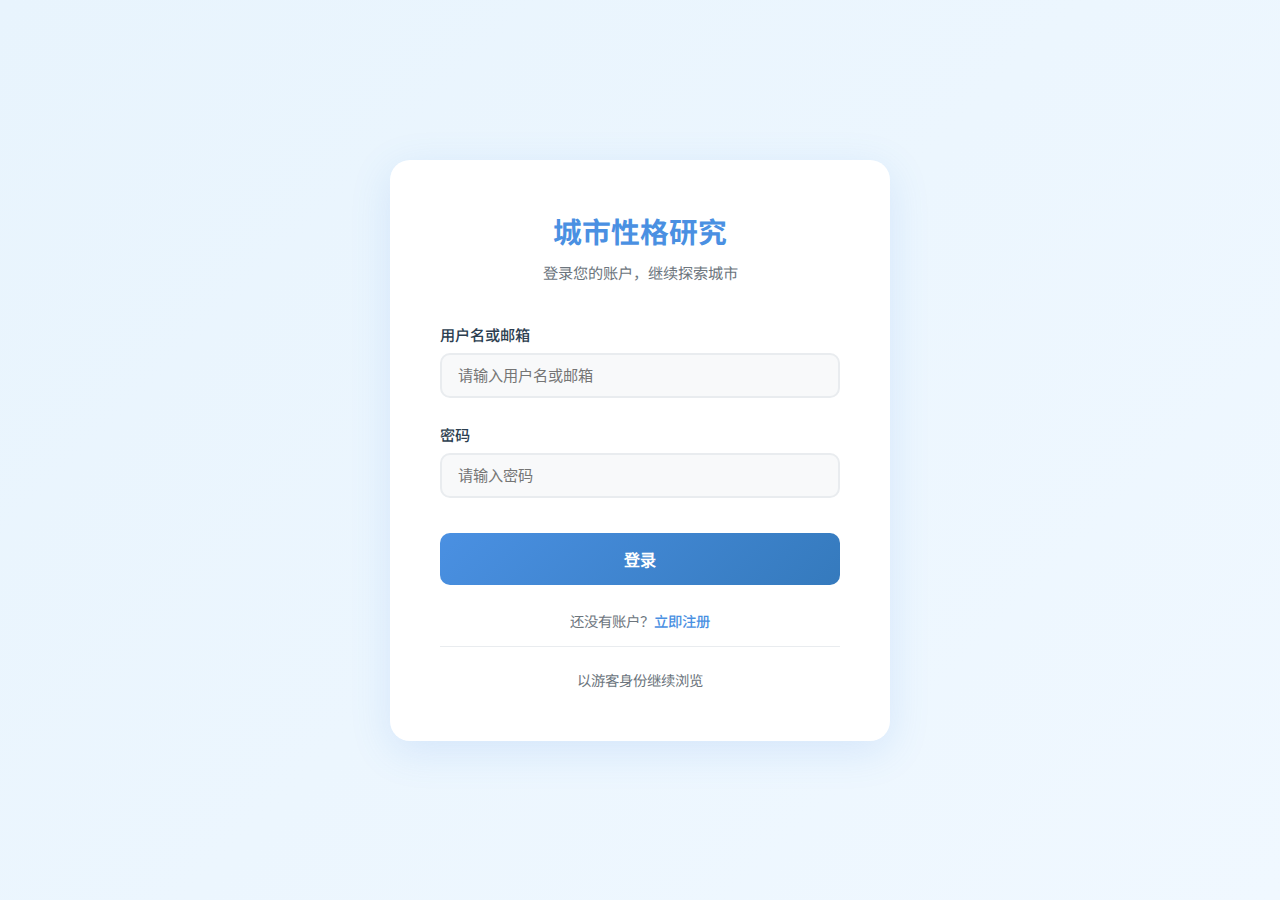
<file: login.html>
<!DOCTYPE html>
<html lang="zh-CN">
<head>
    <meta charset="UTF-8">
    <meta name="viewport" content="width=device-width, initial-scale=1.0">
    <title>用户登录 - 城市性格研究</title>
    <link href="https://fonts.googleapis.com/css2?family=Noto+Sans+SC:wght@300;400;500;700&display=swap" rel="stylesheet">
    <style>
        * {
            margin: 0;
            padding: 0;
            box-sizing: border-box;
        }
        
        :root {
            --primary-blue: #4A90E2;
            --primary-blue-dark: #357ABD;
            --primary-blue-light: #6BA3E8;
            --blue-bg: #E8F4FD;
            --bg-light: #F8F9FA;
            --bg-white: #FFFFFF;
            --text-dark: #2C3E50;
            --text-gray: #6C757D;
            --text-light: #ADB5BD;
            --border-color: #E9ECEF;
            --error: #dc3545;
        }
        
        body {
            font-family: 'Noto Sans SC', sans-serif;
            background: linear-gradient(135deg, #E8F4FD 0%, #F0F8FF 100%);
            min-height: 100vh;
            display: flex;
            align-items: center;
            justify-content: center;
            padding: 20px;
        }
        
        .container {
            background: var(--bg-white);
            border-radius: 20px;
            box-shadow: 0 10px 40px rgba(74, 144, 226, 0.15);
            padding: 50px;
            max-width: 500px;
            width: 100%;
        }
        
        .logo {
            text-align: center;
            margin-bottom: 40px;
        }
        
        .logo h1 {
            color: var(--primary-blue);
            font-size: 1.8em;
            font-weight: 700;
            margin-bottom: 10px;
        }
        
        .logo p {
            color: var(--text-gray);
            font-size: 0.95em;
        }
        
        .form-group {
            margin-bottom: 25px;
        }
        
        .form-group label {
            display: block;
            color: var(--text-dark);
            font-size: 0.95em;
            font-weight: 500;
            margin-bottom: 8px;
        }
        
        .form-group input {
            width: 100%;
            padding: 12px 16px;
            border: 2px solid var(--border-color);
            border-radius: 10px;
            font-size: 0.95em;
            transition: all 0.3s;
            background: var(--bg-light);
        }
        
        .form-group input:focus {
            outline: none;
            border-color: var(--primary-blue);
            background: var(--bg-white);
            box-shadow: 0 0 0 3px rgba(74, 144, 226, 0.1);
        }
        
        .form-group input.error {
            border-color: var(--error);
        }
        
        .error-message {
            color: var(--error);
            font-size: 0.85em;
            margin-top: 5px;
            display: none;
        }
        
        .error-message.show {
            display: block;
        }
        
        .submit-btn {
            width: 100%;
            padding: 14px;
            background: linear-gradient(135deg, var(--primary-blue) 0%, var(--primary-blue-dark) 100%);
            color: white;
            border: none;
            border-radius: 10px;
            font-size: 1em;
            font-weight: 600;
            cursor: pointer;
            transition: all 0.3s;
            margin-top: 10px;
        }
        
        .submit-btn:hover {
            transform: translateY(-2px);
            box-shadow: 0 6px 20px rgba(74, 144, 226, 0.3);
        }
        
        .submit-btn:active {
            transform: translateY(0);
        }
        
        .submit-btn:disabled {
            opacity: 0.6;
            cursor: not-allowed;
        }
        
        .register-link {
            text-align: center;
            margin-top: 25px;
            color: var(--text-gray);
            font-size: 0.9em;
        }
        
        .register-link a {
            color: var(--primary-blue);
            text-decoration: none;
            font-weight: 500;
        }
        
        .register-link a:hover {
            text-decoration: underline;
        }
        
        .guest-link {
            text-align: center;
            margin-top: 15px;
            padding-top: 20px;
            border-top: 1px solid var(--border-color);
        }
        
        .guest-link a {
            color: var(--text-gray);
            text-decoration: none;
            font-size: 0.9em;
        }
        
        .guest-link a:hover {
            color: var(--primary-blue);
        }
        
        @media (max-width: 768px) {
            .container {
                padding: 30px 20px;
            }
            
            .logo h1 {
                font-size: 1.5em;
            }
        }
    </style>
</head>
<body>
    <div class="container">
        <div class="logo">
            <h1>城市性格研究</h1>
            <p>登录您的账户，继续探索城市</p>
        </div>
        
        <form id="loginForm">
            <div class="form-group">
                <label for="username">用户名或邮箱</label>
                <input type="text" id="username" name="username" required placeholder="请输入用户名或邮箱">
                <div class="error-message" id="usernameError"></div>
            </div>
            
            <div class="form-group">
                <label for="password">密码</label>
                <input type="password" id="password" name="password" required placeholder="请输入密码">
                <div class="error-message" id="passwordError"></div>
            </div>
            
            <button type="submit" class="submit-btn" id="submitBtn">登录</button>
        </form>
        
        <div class="register-link">
            还没有账户？<a href="register.html">立即注册</a>
        </div>
        
        <div class="guest-link">
            <a href="index.html">以游客身份继续浏览</a>
        </div>
    </div>
    
    <script>
        // 用户数据管理
        function getUsers() {
            const users = localStorage.getItem('users');
            return users ? JSON.parse(users) : [];
        }
        
        function loginUser(usernameOrEmail, password) {
            const users = getUsers();
            const user = users.find(u => 
                (u.username === usernameOrEmail || u.email === usernameOrEmail) && 
                u.password === password
            );
            return user;
        }
        
        function setCurrentUser(user) {
            localStorage.setItem('currentUser', JSON.stringify({
                id: user.id,
                username: user.username,
                email: user.email
            }));
        }
        
        // 显示错误信息
        function showError(inputId, errorId, message) {
            const input = document.getElementById(inputId);
            const errorDiv = document.getElementById(errorId);
            input.classList.add('error');
            errorDiv.textContent = message;
            errorDiv.classList.add('show');
        }
        
        function clearError(inputId, errorId) {
            const input = document.getElementById(inputId);
            const errorDiv = document.getElementById(errorId);
            input.classList.remove('error');
            errorDiv.classList.remove('show');
        }
        
        // 表单提交处理
        document.getElementById('loginForm').addEventListener('submit', function(e) {
            e.preventDefault();
            
            const usernameOrEmail = document.getElementById('username').value.trim();
            const password = document.getElementById('password').value;
            
            // 清除之前的错误
            clearError('username', 'usernameError');
            clearError('password', 'passwordError');
            
            if (!usernameOrEmail) {
                showError('username', 'usernameError', '请输入用户名或邮箱');
                return;
            }
            
            if (!password) {
                showError('password', 'passwordError', '请输入密码');
                return;
            }
            
            // 尝试登录
            const user = loginUser(usernameOrEmail, password);
            
            if (user) {
                setCurrentUser(user);
                // 跳转到首页
                window.location.href = 'index.html';
            } else {
                showError('username', 'usernameError', '用户名/邮箱或密码错误');
                document.getElementById('password').value = '';
            }
        });
    </script>
</body>
</html>
</file>
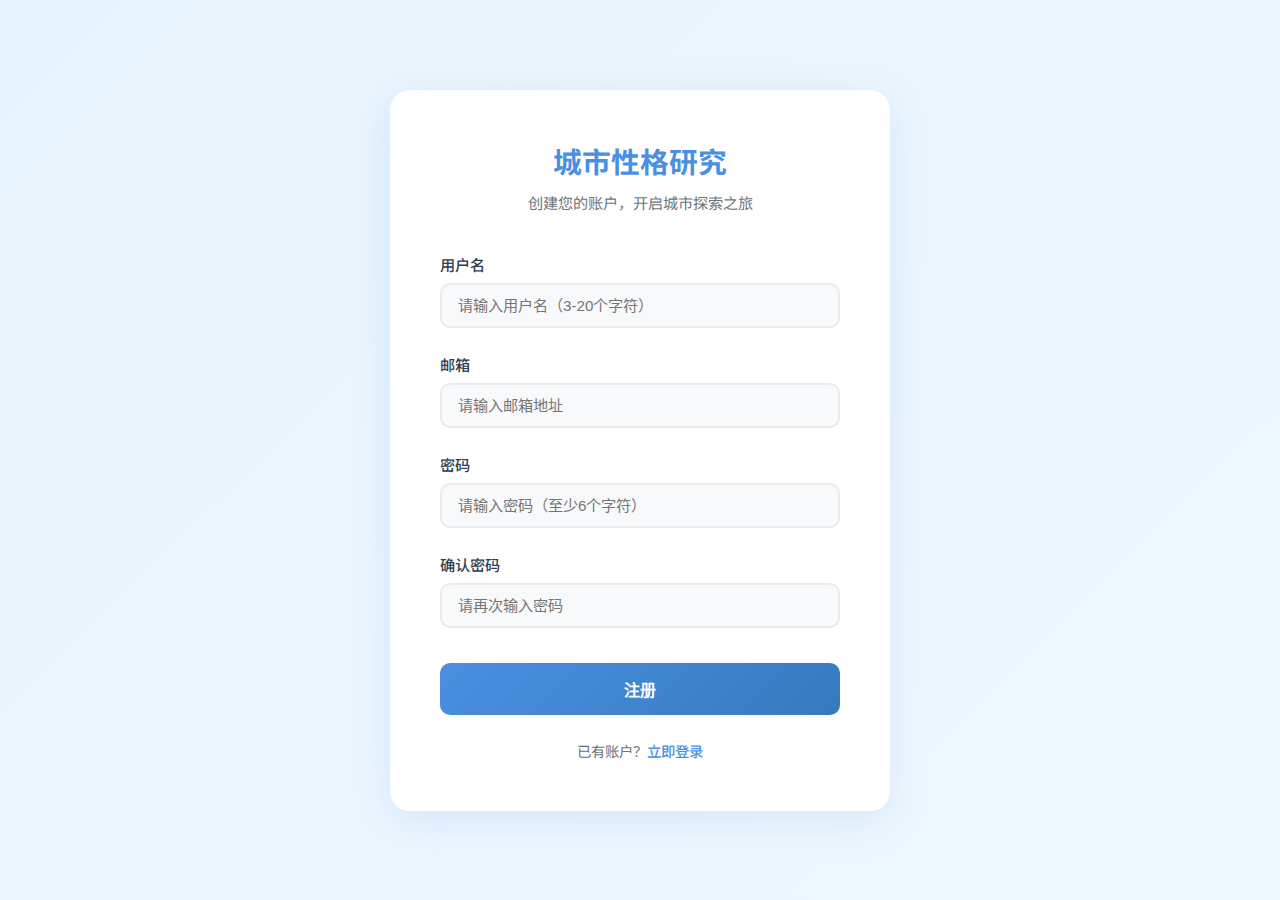
<file: register.html>
<!DOCTYPE html>
<html lang="zh-CN">
<head>
    <meta charset="UTF-8">
    <meta name="viewport" content="width=device-width, initial-scale=1.0">
    <title>用户注册 - 城市性格研究</title>
    <link href="https://fonts.googleapis.com/css2?family=Noto+Sans+SC:wght@300;400;500;700&display=swap" rel="stylesheet">
    <style>
        * {
            margin: 0;
            padding: 0;
            box-sizing: border-box;
        }
        
        :root {
            --primary-blue: #4A90E2;
            --primary-blue-dark: #357ABD;
            --primary-blue-light: #6BA3E8;
            --blue-bg: #E8F4FD;
            --bg-light: #F8F9FA;
            --bg-white: #FFFFFF;
            --text-dark: #2C3E50;
            --text-gray: #6C757D;
            --text-light: #ADB5BD;
            --border-color: #E9ECEF;
            --success: #28a745;
            --error: #dc3545;
        }
        
        body {
            font-family: 'Noto Sans SC', sans-serif;
            background: linear-gradient(135deg, #E8F4FD 0%, #F0F8FF 100%);
            min-height: 100vh;
            display: flex;
            align-items: center;
            justify-content: center;
            padding: 20px;
        }
        
        .container {
            background: var(--bg-white);
            border-radius: 20px;
            box-shadow: 0 10px 40px rgba(74, 144, 226, 0.15);
            padding: 50px;
            max-width: 500px;
            width: 100%;
        }
        
        .logo {
            text-align: center;
            margin-bottom: 40px;
        }
        
        .logo h1 {
            color: var(--primary-blue);
            font-size: 1.8em;
            font-weight: 700;
            margin-bottom: 10px;
        }
        
        .logo p {
            color: var(--text-gray);
            font-size: 0.95em;
        }
        
        .form-group {
            margin-bottom: 25px;
        }
        
        .form-group label {
            display: block;
            color: var(--text-dark);
            font-size: 0.95em;
            font-weight: 500;
            margin-bottom: 8px;
        }
        
        .form-group input {
            width: 100%;
            padding: 12px 16px;
            border: 2px solid var(--border-color);
            border-radius: 10px;
            font-size: 0.95em;
            transition: all 0.3s;
            background: var(--bg-light);
        }
        
        .form-group input:focus {
            outline: none;
            border-color: var(--primary-blue);
            background: var(--bg-white);
            box-shadow: 0 0 0 3px rgba(74, 144, 226, 0.1);
        }
        
        .form-group input.error {
            border-color: var(--error);
        }
        
        .error-message {
            color: var(--error);
            font-size: 0.85em;
            margin-top: 5px;
            display: none;
        }
        
        .error-message.show {
            display: block;
        }
        
        .submit-btn {
            width: 100%;
            padding: 14px;
            background: linear-gradient(135deg, var(--primary-blue) 0%, var(--primary-blue-dark) 100%);
            color: white;
            border: none;
            border-radius: 10px;
            font-size: 1em;
            font-weight: 600;
            cursor: pointer;
            transition: all 0.3s;
            margin-top: 10px;
        }
        
        .submit-btn:hover {
            transform: translateY(-2px);
            box-shadow: 0 6px 20px rgba(74, 144, 226, 0.3);
        }
        
        .submit-btn:active {
            transform: translateY(0);
        }
        
        .submit-btn:disabled {
            opacity: 0.6;
            cursor: not-allowed;
        }
        
        .login-link {
            text-align: center;
            margin-top: 25px;
            color: var(--text-gray);
            font-size: 0.9em;
        }
        
        .login-link a {
            color: var(--primary-blue);
            text-decoration: none;
            font-weight: 500;
        }
        
        .login-link a:hover {
            text-decoration: underline;
        }
        
        .success-message {
            background: #d4edda;
            color: #155724;
            padding: 15px;
            border-radius: 10px;
            margin-bottom: 20px;
            display: none;
        }
        
        .success-message.show {
            display: block;
        }
        
        @media (max-width: 768px) {
            .container {
                padding: 30px 20px;
            }
            
            .logo h1 {
                font-size: 1.5em;
            }
        }
    </style>
</head>
<body>
    <div class="container">
        <div class="logo">
            <h1>城市性格研究</h1>
            <p>创建您的账户，开启城市探索之旅</p>
        </div>
        
        <div class="success-message" id="successMessage">
            注册成功！正在跳转到登录页面...
        </div>
        
        <form id="registerForm">
            <div class="form-group">
                <label for="username">用户名</label>
                <input type="text" id="username" name="username" required minlength="3" maxlength="20" placeholder="请输入用户名（3-20个字符）">
                <div class="error-message" id="usernameError"></div>
            </div>
            
            <div class="form-group">
                <label for="email">邮箱</label>
                <input type="email" id="email" name="email" required placeholder="请输入邮箱地址">
                <div class="error-message" id="emailError"></div>
            </div>
            
            <div class="form-group">
                <label for="password">密码</label>
                <input type="password" id="password" name="password" required minlength="6" placeholder="请输入密码（至少6个字符）">
                <div class="error-message" id="passwordError"></div>
            </div>
            
            <div class="form-group">
                <label for="confirmPassword">确认密码</label>
                <input type="password" id="confirmPassword" name="confirmPassword" required placeholder="请再次输入密码">
                <div class="error-message" id="confirmPasswordError"></div>
            </div>
            
            <button type="submit" class="submit-btn" id="submitBtn">注册</button>
        </form>
        
        <div class="login-link">
            已有账户？<a href="login.html">立即登录</a>
        </div>
    </div>
    
    <script>
        // 用户数据管理
        function getUsers() {
            const users = localStorage.getItem('users');
            return users ? JSON.parse(users) : [];
        }
        
        function saveUsers(users) {
            localStorage.setItem('users', JSON.stringify(users));
        }
        
        function checkUsernameExists(username) {
            const users = getUsers();
            return users.some(user => user.username === username);
        }
        
        function checkEmailExists(email) {
            const users = getUsers();
            return users.some(user => user.email === email);
        }
        
        function registerUser(userData) {
            const users = getUsers();
            const newUser = {
                id: Date.now().toString(),
                username: userData.username,
                email: userData.email,
                password: userData.password, // 实际应用中应该加密
                createdAt: new Date().toISOString()
            };
            users.push(newUser);
            saveUsers(users);
            return newUser;
        }
        
        // 表单验证
        function validateUsername(username) {
            if (!username || username.length < 3) {
                return '用户名至少需要3个字符';
            }
            if (username.length > 20) {
                return '用户名不能超过20个字符';
            }
            if (!/^[a-zA-Z0-9_\u4e00-\u9fa5]+$/.test(username)) {
                return '用户名只能包含字母、数字、下划线和中文';
            }
            if (checkUsernameExists(username)) {
                return '该用户名已被使用';
            }
            return '';
        }
        
        function validateEmail(email) {
            if (!email) {
                return '请输入邮箱地址';
            }
            const emailRegex = /^[^\s@]+@[^\s@]+\.[^\s@]+$/;
            if (!emailRegex.test(email)) {
                return '请输入有效的邮箱地址';
            }
            if (checkEmailExists(email)) {
                return '该邮箱已被注册';
            }
            return '';
        }
        
        function validatePassword(password) {
            if (!password || password.length < 6) {
                return '密码至少需要6个字符';
            }
            return '';
        }
        
        function validateConfirmPassword(password, confirmPassword) {
            if (password !== confirmPassword) {
                return '两次输入的密码不一致';
            }
            return '';
        }
        
        // 显示错误信息
        function showError(inputId, errorId, message) {
            const input = document.getElementById(inputId);
            const errorDiv = document.getElementById(errorId);
            input.classList.add('error');
            errorDiv.textContent = message;
            errorDiv.classList.add('show');
        }
        
        function clearError(inputId, errorId) {
            const input = document.getElementById(inputId);
            const errorDiv = document.getElementById(errorId);
            input.classList.remove('error');
            errorDiv.classList.remove('show');
        }
        
        // 表单提交处理
        document.getElementById('registerForm').addEventListener('submit', function(e) {
            e.preventDefault();
            
            const username = document.getElementById('username').value.trim();
            const email = document.getElementById('email').value.trim();
            const password = document.getElementById('password').value;
            const confirmPassword = document.getElementById('confirmPassword').value;
            
            // 清除之前的错误
            clearError('username', 'usernameError');
            clearError('email', 'emailError');
            clearError('password', 'passwordError');
            clearError('confirmPassword', 'confirmPasswordError');
            
            // 验证
            let hasError = false;
            
            const usernameError = validateUsername(username);
            if (usernameError) {
                showError('username', 'usernameError', usernameError);
                hasError = true;
            }
            
            const emailError = validateEmail(email);
            if (emailError) {
                showError('email', 'emailError', emailError);
                hasError = true;
            }
            
            const passwordError = validatePassword(password);
            if (passwordError) {
                showError('password', 'passwordError', passwordError);
                hasError = true;
            }
            
            const confirmPasswordError = validateConfirmPassword(password, confirmPassword);
            if (confirmPasswordError) {
                showError('confirmPassword', 'confirmPasswordError', confirmPasswordError);
                hasError = true;
            }
            
            if (hasError) {
                return;
            }
            
            // 注册用户
            try {
                registerUser({ username, email, password });
                
                // 显示成功消息
                document.getElementById('successMessage').classList.add('show');
                document.getElementById('submitBtn').disabled = true;
                
                // 2秒后跳转到登录页面
                setTimeout(() => {
                    window.location.href = 'login.html';
                }, 2000);
            } catch (error) {
                alert('注册失败，请稍后重试');
            }
        });
        
        // 实时验证
        document.getElementById('username').addEventListener('blur', function() {
            const username = this.value.trim();
            if (username) {
                const error = validateUsername(username);
                if (error) {
                    showError('username', 'usernameError', error);
                } else {
                    clearError('username', 'usernameError');
                }
            }
        });
        
        document.getElementById('email').addEventListener('blur', function() {
            const email = this.value.trim();
            if (email) {
                const error = validateEmail(email);
                if (error) {
                    showError('email', 'emailError', error);
                } else {
                    clearError('email', 'emailError');
                }
            }
        });
        
        document.getElementById('password').addEventListener('blur', function() {
            const password = this.value;
            if (password) {
                const error = validatePassword(password);
                if (error) {
                    showError('password', 'passwordError', error);
                } else {
                    clearError('password', 'passwordError');
                }
            }
        });
        
        document.getElementById('confirmPassword').addEventListener('blur', function() {
            const password = document.getElementById('password').value;
            const confirmPassword = this.value;
            if (confirmPassword) {
                const error = validateConfirmPassword(password, confirmPassword);
                if (error) {
                    showError('confirmPassword', 'confirmPasswordError', error);
                } else {
                    clearError('confirmPassword', 'confirmPasswordError');
                }
            }
        });
    </script>
</body>
</html>
</file>
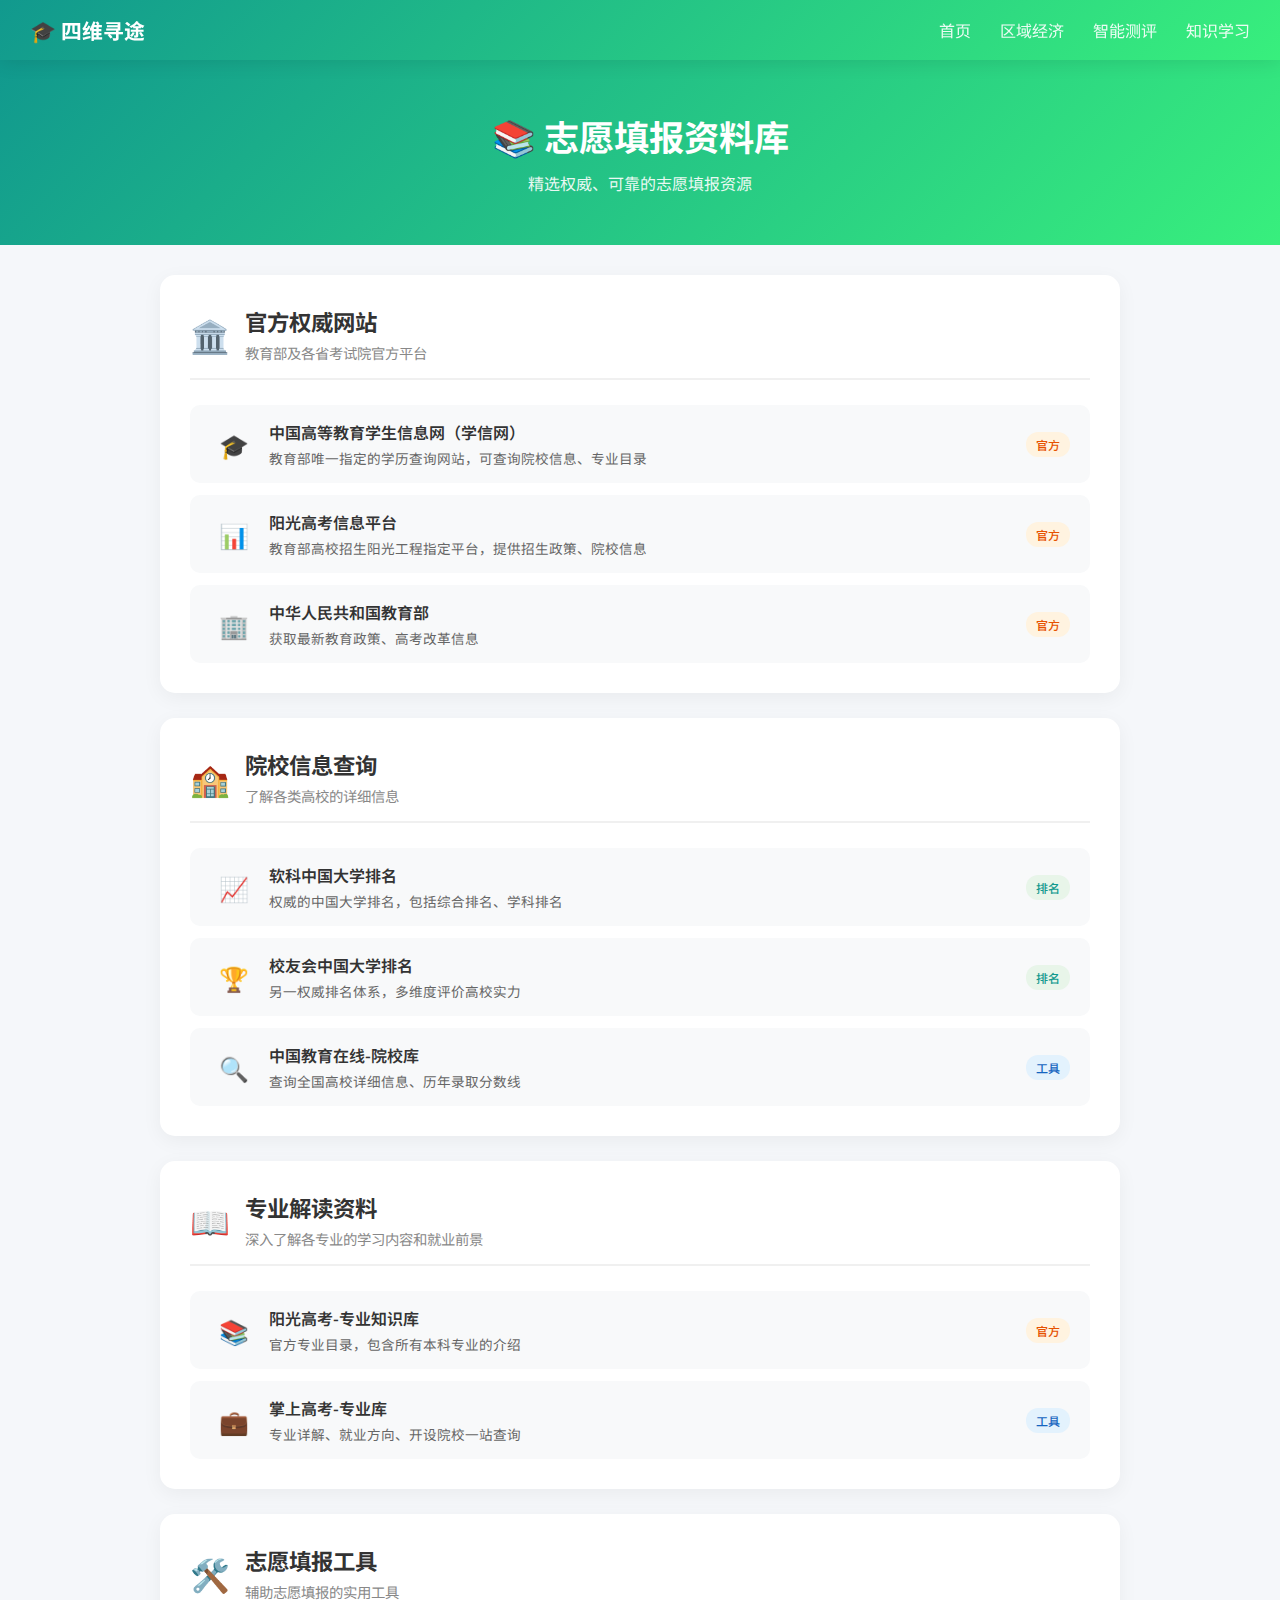
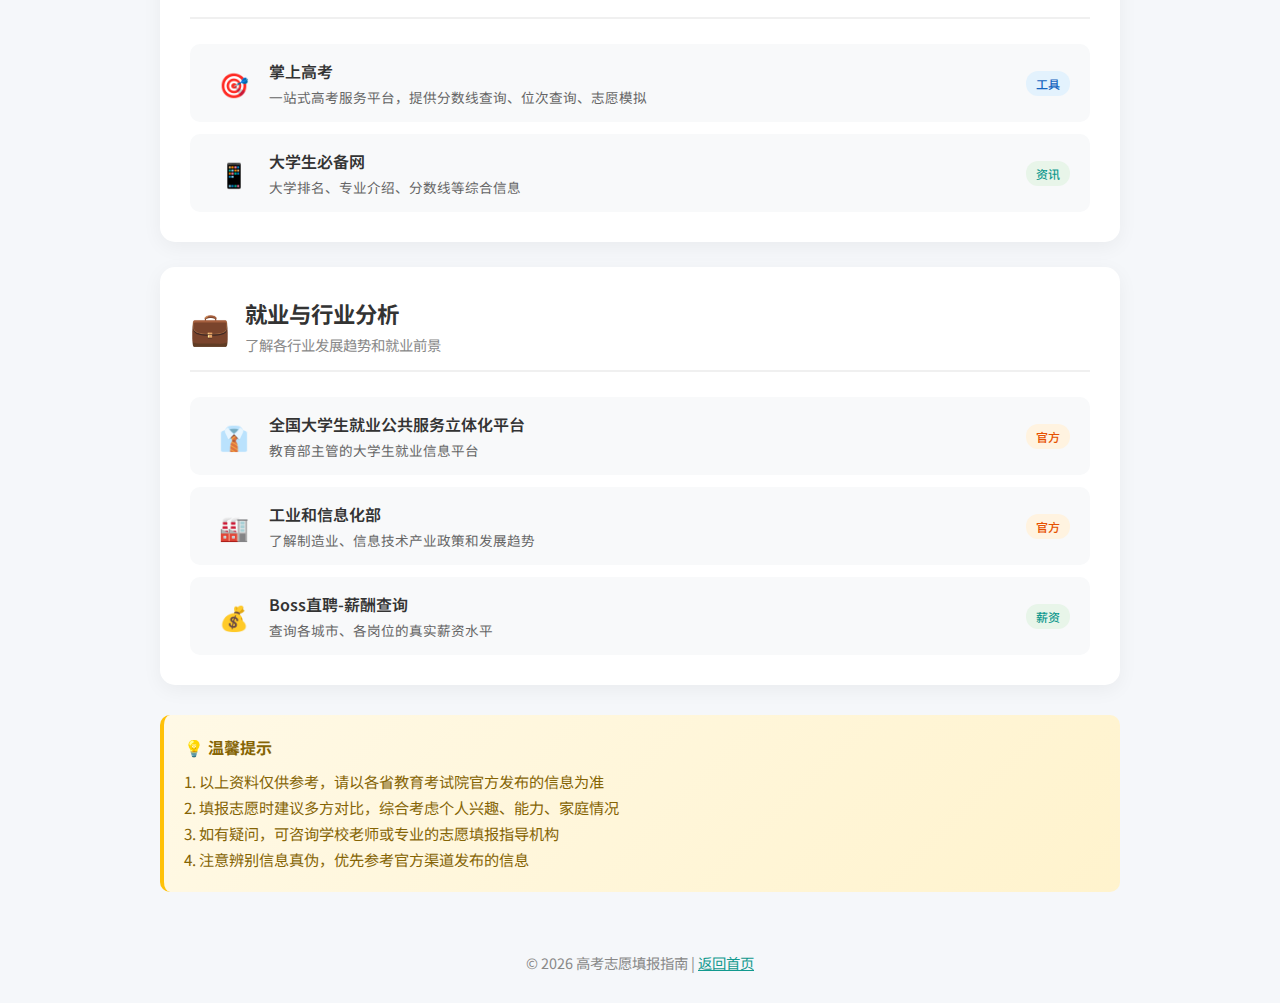
<file: resources.html>
<!DOCTYPE html>
<html lang="zh-CN">
<head>
    <meta charset="UTF-8">
    <meta name="viewport" content="width=device-width, initial-scale=1.0">
    <title>志愿填报资料库 - 2026高考志愿填报指南</title>
    <link href="https://fonts.googleapis.com/css2?family=Noto+Sans+SC:wght@300;400;500;700&display=swap" rel="stylesheet">
    <style>
        * {
            margin: 0;
            padding: 0;
            box-sizing: border-box;
        }
        
        body {
            font-family: 'Noto Sans SC', sans-serif;
            background: #f5f7fa;
            min-height: 100vh;
        }
        
        .nav {
            background: linear-gradient(135deg, #11998e, #38ef7d);
            padding: 15px 30px;
            display: flex;
            justify-content: space-between;
            align-items: center;
            position: sticky;
            top: 0;
            z-index: 100;
            box-shadow: 0 2px 20px rgba(0,0,0,0.1);
        }
        
        .nav-logo {
            color: white;
            font-size: 1.3em;
            font-weight: 700;
            text-decoration: none;
        }
        
        .nav-links a {
            color: white;
            text-decoration: none;
            margin-left: 25px;
            opacity: 0.9;
            transition: opacity 0.3s;
        }
        
        .nav-links a:hover {
            opacity: 1;
        }
        
        .header {
            background: linear-gradient(135deg, #11998e, #38ef7d);
            color: white;
            padding: 50px 30px;
            text-align: center;
        }
        
        .header h1 {
            font-size: 2.2em;
            margin-bottom: 10px;
        }
        
        .header p {
            opacity: 0.9;
        }
        
        .container {
            max-width: 1000px;
            margin: 0 auto;
            padding: 30px 20px;
        }
        
        .section {
            background: white;
            border-radius: 15px;
            padding: 30px;
            margin-bottom: 25px;
            box-shadow: 0 5px 20px rgba(0,0,0,0.05);
        }
        
        .section-header {
            display: flex;
            align-items: center;
            margin-bottom: 25px;
            padding-bottom: 15px;
            border-bottom: 2px solid #f0f0f0;
        }
        
        .section-icon {
            font-size: 2em;
            margin-right: 15px;
        }
        
        .section-header h2 {
            color: #333;
            font-size: 1.4em;
        }
        
        .section-header p {
            color: #888;
            font-size: 0.9em;
            margin-top: 5px;
        }
        
        .link-list {
            display: flex;
            flex-direction: column;
            gap: 12px;
        }
        
        .link-item {
            display: flex;
            align-items: center;
            padding: 15px 20px;
            background: #f8f9fa;
            border-radius: 10px;
            text-decoration: none;
            color: inherit;
            transition: all 0.3s ease;
            border-left: 4px solid transparent;
        }
        
        .link-item:hover {
            background: #e8f5e9;
            border-left-color: #11998e;
            transform: translateX(5px);
        }
        
        .link-icon {
            font-size: 1.5em;
            margin-right: 15px;
            min-width: 40px;
            text-align: center;
        }
        
        .link-content {
            flex: 1;
        }
        
        .link-title {
            font-weight: 600;
            color: #333;
            margin-bottom: 4px;
        }
        
        .link-desc {
            font-size: 0.85em;
            color: #666;
        }
        
        .link-tag {
            background: #e8f5e9;
            color: #11998e;
            padding: 4px 10px;
            border-radius: 12px;
            font-size: 0.75em;
            font-weight: 500;
        }
        
        .link-tag.official {
            background: #fff3e0;
            color: #e65100;
        }
        
        .link-tag.tool {
            background: #e3f2fd;
            color: #1565c0;
        }
        
        .tip-box {
            background: linear-gradient(135deg, #fff9e6, #fff3cd);
            border-left: 4px solid #ffc107;
            padding: 20px;
            border-radius: 10px;
            margin-top: 30px;
        }
        
        .tip-box h4 {
            color: #856404;
            margin-bottom: 10px;
        }
        
        .tip-box p {
            color: #856404;
            font-size: 0.95em;
            line-height: 1.7;
        }
        
        .footer {
            text-align: center;
            padding: 30px;
            color: #888;
            font-size: 0.9em;
        }
        
        @media (max-width: 600px) {
            .nav { padding: 12px 15px; }
            .nav-links a { margin-left: 15px; font-size: 0.9em; }
            .header h1 { font-size: 1.6em; }
            .section { padding: 20px; }
        }
    </style>
</head>
<body>
    <nav class="nav">
        <a href="index.html" class="nav-logo">🎓 四维寻途</a>
        <div class="nav-links">
            <a href="index.html">首页</a>
            <a href="economy.html">区域经济</a>
            <a href="survey.html">智能测评</a>
            <a href="knowledge.html">知识学习</a>
        </div>
    </nav>
    
    <header class="header">
        <h1>📚 志愿填报资料库</h1>
        <p>精选权威、可靠的志愿填报资源</p>
    </header>
    
    <div class="container">
        
        <!-- 官方网站 -->
        <div class="section">
            <div class="section-header">
                <span class="section-icon">🏛️</span>
                <div>
                    <h2>官方权威网站</h2>
                    <p>教育部及各省考试院官方平台</p>
                </div>
            </div>
            <div class="link-list">
                <a href="https://www.chsi.com.cn/" target="_blank" class="link-item">
                    <span class="link-icon">🎓</span>
                    <div class="link-content">
                        <div class="link-title">中国高等教育学生信息网（学信网）</div>
                        <div class="link-desc">教育部唯一指定的学历查询网站，可查询院校信息、专业目录</div>
                    </div>
                    <span class="link-tag official">官方</span>
                </a>
                <a href="https://gaokao.chsi.com.cn/" target="_blank" class="link-item">
                    <span class="link-icon">📊</span>
                    <div class="link-content">
                        <div class="link-title">阳光高考信息平台</div>
                        <div class="link-desc">教育部高校招生阳光工程指定平台，提供招生政策、院校信息</div>
                    </div>
                    <span class="link-tag official">官方</span>
                </a>
                <a href="https://www.moe.gov.cn/" target="_blank" class="link-item">
                    <span class="link-icon">🏢</span>
                    <div class="link-content">
                        <div class="link-title">中华人民共和国教育部</div>
                        <div class="link-desc">获取最新教育政策、高考改革信息</div>
                    </div>
                    <span class="link-tag official">官方</span>
                </a>
            </div>
        </div>
        
        <!-- 院校查询 -->
        <div class="section">
            <div class="section-header">
                <span class="section-icon">🏫</span>
                <div>
                    <h2>院校信息查询</h2>
                    <p>了解各类高校的详细信息</p>
                </div>
            </div>
            <div class="link-list">
                <a href="https://www.shanghairanking.cn/" target="_blank" class="link-item">
                    <span class="link-icon">📈</span>
                    <div class="link-content">
                        <div class="link-title">软科中国大学排名</div>
                        <div class="link-desc">权威的中国大学排名，包括综合排名、学科排名</div>
                    </div>
                    <span class="link-tag">排名</span>
                </a>
                <a href="https://www.cuaa.net/" target="_blank" class="link-item">
                    <span class="link-icon">🏆</span>
                    <div class="link-content">
                        <div class="link-title">校友会中国大学排名</div>
                        <div class="link-desc">另一权威排名体系，多维度评价高校实力</div>
                    </div>
                    <span class="link-tag">排名</span>
                </a>
                <a href="https://daxue.eol.cn/" target="_blank" class="link-item">
                    <span class="link-icon">🔍</span>
                    <div class="link-content">
                        <div class="link-title">中国教育在线-院校库</div>
                        <div class="link-desc">查询全国高校详细信息、历年录取分数线</div>
                    </div>
                    <span class="link-tag tool">工具</span>
                </a>
            </div>
        </div>
        
        <!-- 专业解读 -->
        <div class="section">
            <div class="section-header">
                <span class="section-icon">📖</span>
                <div>
                    <h2>专业解读资料</h2>
                    <p>深入了解各专业的学习内容和就业前景</p>
                </div>
            </div>
            <div class="link-list">
                <a href="https://gaokao.chsi.com.cn/zyk/" target="_blank" class="link-item">
                    <span class="link-icon">📚</span>
                    <div class="link-content">
                        <div class="link-title">阳光高考-专业知识库</div>
                        <div class="link-desc">官方专业目录，包含所有本科专业的介绍</div>
                    </div>
                    <span class="link-tag official">官方</span>
                </a>
                <a href="https://gkcx.eol.cn/special/list" target="_blank" class="link-item">
                    <span class="link-icon">💼</span>
                    <div class="link-content">
                        <div class="link-title">掌上高考-专业库</div>
                        <div class="link-desc">专业详解、就业方向、开设院校一站查询</div>
                    </div>
                    <span class="link-tag tool">工具</span>
                </a>
            </div>
        </div>
        
        <!-- 志愿填报工具 -->
        <div class="section">
            <div class="section-header">
                <span class="section-icon">🛠️</span>
                <div>
                    <h2>志愿填报工具</h2>
                    <p>辅助志愿填报的实用工具</p>
                </div>
            </div>
            <div class="link-list">
                <a href="https://gkcx.eol.cn/" target="_blank" class="link-item">
                    <span class="link-icon">🎯</span>
                    <div class="link-content">
                        <div class="link-title">掌上高考</div>
                        <div class="link-desc">一站式高考服务平台，提供分数线查询、位次查询、志愿模拟</div>
                    </div>
                    <span class="link-tag tool">工具</span>
                </a>
                <a href="https://www.dxsbb.com/" target="_blank" class="link-item">
                    <span class="link-icon">📱</span>
                    <div class="link-content">
                        <div class="link-title">大学生必备网</div>
                        <div class="link-desc">大学排名、专业介绍、分数线等综合信息</div>
                    </div>
                    <span class="link-tag">资讯</span>
                </a>
            </div>
        </div>
        
        <!-- 就业与行业 -->
        <div class="section">
            <div class="section-header">
                <span class="section-icon">💼</span>
                <div>
                    <h2>就业与行业分析</h2>
                    <p>了解各行业发展趋势和就业前景</p>
                </div>
            </div>
            <div class="link-list">
                <a href="https://www.ncss.cn/" target="_blank" class="link-item">
                    <span class="link-icon">👔</span>
                    <div class="link-content">
                        <div class="link-title">全国大学生就业公共服务立体化平台</div>
                        <div class="link-desc">教育部主管的大学生就业信息平台</div>
                    </div>
                    <span class="link-tag official">官方</span>
                </a>
                <a href="https://www.miit.gov.cn/" target="_blank" class="link-item">
                    <span class="link-icon">🏭</span>
                    <div class="link-content">
                        <div class="link-title">工业和信息化部</div>
                        <div class="link-desc">了解制造业、信息技术产业政策和发展趋势</div>
                    </div>
                    <span class="link-tag official">官方</span>
                </a>
                <a href="https://www.zhipin.com/salaryxc/" target="_blank" class="link-item">
                    <span class="link-icon">💰</span>
                    <div class="link-content">
                        <div class="link-title">Boss直聘-薪酬查询</div>
                        <div class="link-desc">查询各城市、各岗位的真实薪资水平</div>
                    </div>
                    <span class="link-tag">薪资</span>
                </a>
            </div>
        </div>
        
        <!-- 温馨提示 -->
        <div class="tip-box">
            <h4>💡 温馨提示</h4>
            <p>
                1. 以上资料仅供参考，请以各省教育考试院官方发布的信息为准<br>
                2. 填报志愿时建议多方对比，综合考虑个人兴趣、能力、家庭情况<br>
                3. 如有疑问，可咨询学校老师或专业的志愿填报指导机构<br>
                4. 注意辨别信息真伪，优先参考官方渠道发布的信息
            </p>
        </div>
        
    </div>
    
    <footer class="footer">
        <p>&copy; 2026 高考志愿填报指南 | <a href="index.html" style="color:#11998e;">返回首页</a></p>
    </footer>
</body>
</html>
</file>
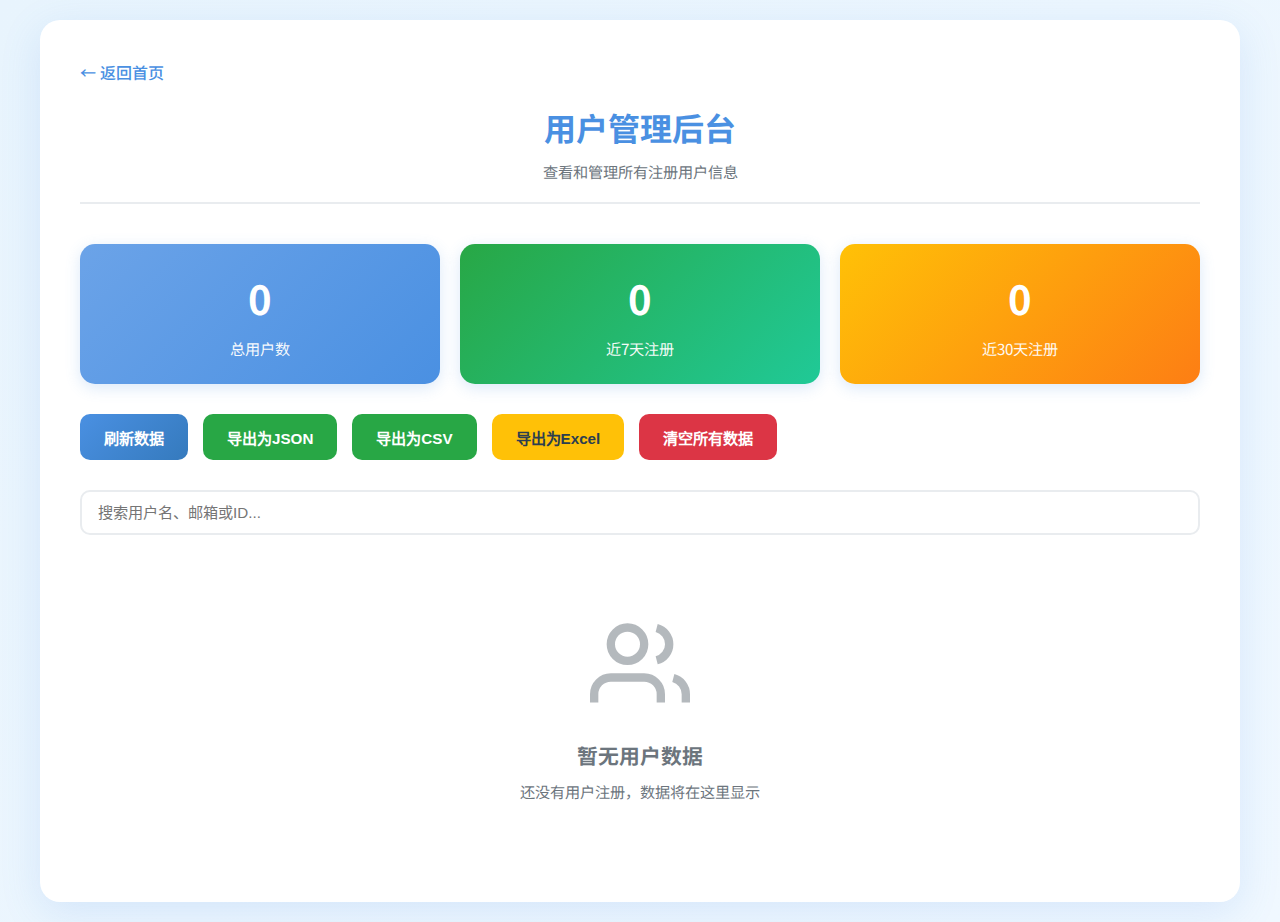
<file: education/admin/admin.html>
<!DOCTYPE html>
<html lang="zh-CN">
<head>
    <meta charset="UTF-8">
    <meta name="viewport" content="width=device-width, initial-scale=1.0">
    <title>用户管理后台 - 城市性格研究</title>
    <link href="https://fonts.googleapis.com/css2?family=Noto+Sans+SC:wght@300;400;500;700&display=swap" rel="stylesheet">
    <style>
        * {
            margin: 0;
            padding: 0;
            box-sizing: border-box;
        }
        
        :root {
            --primary-blue: #4A90E2;
            --primary-blue-dark: #357ABD;
            --primary-blue-light: #6BA3E8;
            --bg-light: #F8F9FA;
            --bg-white: #FFFFFF;
            --text-dark: #2C3E50;
            --text-gray: #6C757D;
            --text-light: #ADB5BD;
            --border-color: #E9ECEF;
            --success: #28a745;
            --error: #dc3545;
            --warning: #ffc107;
        }
        
        body {
            font-family: 'Noto Sans SC', sans-serif;
            background: linear-gradient(135deg, #E8F4FD 0%, #F0F8FF 100%);
            min-height: 100vh;
            padding: 20px;
        }
        
        .container {
            max-width: 1200px;
            margin: 0 auto;
            background: var(--bg-white);
            border-radius: 20px;
            box-shadow: 0 10px 40px rgba(74, 144, 226, 0.15);
            padding: 40px;
        }
        
        .header {
            text-align: center;
            margin-bottom: 40px;
            padding-bottom: 20px;
            border-bottom: 2px solid var(--border-color);
        }
        
        .header h1 {
            color: var(--primary-blue);
            font-size: 2em;
            font-weight: 700;
            margin-bottom: 10px;
        }
        
        .header p {
            color: var(--text-gray);
            font-size: 0.95em;
        }
        
        .stats {
            display: grid;
            grid-template-columns: repeat(auto-fit, minmax(200px, 1fr));
            gap: 20px;
            margin-bottom: 30px;
        }
        
        .stat-card {
            background: linear-gradient(135deg, var(--primary-blue-light) 0%, var(--primary-blue) 100%);
            color: white;
            padding: 25px;
            border-radius: 15px;
            text-align: center;
            box-shadow: 0 4px 15px rgba(74, 144, 226, 0.2);
        }
        
        .stat-card h3 {
            font-size: 2.5em;
            font-weight: 700;
            margin-bottom: 10px;
        }
        
        .stat-card p {
            font-size: 0.95em;
            opacity: 0.95;
        }
        
        .actions {
            display: flex;
            gap: 15px;
            margin-bottom: 30px;
            flex-wrap: wrap;
        }
        
        .btn {
            padding: 12px 24px;
            border: none;
            border-radius: 10px;
            font-size: 0.95em;
            font-weight: 600;
            cursor: pointer;
            transition: all 0.3s;
            text-decoration: none;
            display: inline-block;
        }
        
        .btn-primary {
            background: linear-gradient(135deg, var(--primary-blue) 0%, var(--primary-blue-dark) 100%);
            color: white;
        }
        
        .btn-primary:hover {
            transform: translateY(-2px);
            box-shadow: 0 6px 20px rgba(74, 144, 226, 0.3);
        }
        
        .btn-success {
            background: var(--success);
            color: white;
        }
        
        .btn-success:hover {
            background: #218838;
            transform: translateY(-2px);
        }
        
        .btn-warning {
            background: var(--warning);
            color: var(--text-dark);
        }
        
        .btn-warning:hover {
            background: #e0a800;
            transform: translateY(-2px);
        }
        
        .btn-danger {
            background: var(--error);
            color: white;
        }
        
        .btn-danger:hover {
            background: #c82333;
            transform: translateY(-2px);
        }
        
        .btn-secondary {
            background: var(--bg-light);
            color: var(--text-dark);
            border: 2px solid var(--border-color);
        }
        
        .btn-secondary:hover {
            background: var(--border-color);
        }
        
        .search-box {
            margin-bottom: 20px;
        }
        
        .search-box input {
            width: 100%;
            padding: 12px 16px;
            border: 2px solid var(--border-color);
            border-radius: 10px;
            font-size: 0.95em;
            transition: all 0.3s;
        }
        
        .search-box input:focus {
            outline: none;
            border-color: var(--primary-blue);
            box-shadow: 0 0 0 3px rgba(74, 144, 226, 0.1);
        }
        
        .table-container {
            overflow-x: auto;
            border-radius: 10px;
            border: 1px solid var(--border-color);
        }
        
        table {
            width: 100%;
            border-collapse: collapse;
            background: var(--bg-white);
        }
        
        thead {
            background: linear-gradient(135deg, var(--primary-blue) 0%, var(--primary-blue-dark) 100%);
            color: white;
        }
        
        th {
            padding: 15px;
            text-align: left;
            font-weight: 600;
            font-size: 0.95em;
        }
        
        td {
            padding: 15px;
            border-bottom: 1px solid var(--border-color);
            color: var(--text-dark);
            font-size: 0.9em;
        }
        
        tbody tr:hover {
            background: var(--bg-light);
        }
        
        tbody tr:last-child td {
            border-bottom: none;
        }
        
        .empty-state {
            text-align: center;
            padding: 60px 20px;
            color: var(--text-gray);
        }
        
        .empty-state svg {
            width: 100px;
            height: 100px;
            margin-bottom: 20px;
            opacity: 0.5;
        }
        
        .empty-state h3 {
            font-size: 1.3em;
            margin-bottom: 10px;
        }
        
        .empty-state p {
            font-size: 0.95em;
        }
        
        .badge {
            display: inline-block;
            padding: 4px 10px;
            border-radius: 12px;
            font-size: 0.75em;
            font-weight: 600;
        }
        
        .badge-success {
            background: #d4edda;
            color: #155724;
        }
        
        .back-link {
            display: inline-block;
            margin-bottom: 20px;
            color: var(--primary-blue);
            text-decoration: none;
            font-weight: 500;
            transition: color 0.3s;
        }
        
        .back-link:hover {
            color: var(--primary-blue-dark);
            text-decoration: underline;
        }
        
        @media (max-width: 768px) {
            .container {
                padding: 20px;
            }
            
            .header h1 {
                font-size: 1.5em;
            }
            
            .actions {
                flex-direction: column;
            }
            
            .btn {
                width: 100%;
                text-align: center;
            }
            
            table {
                font-size: 0.85em;
            }
            
            th, td {
                padding: 10px;
            }
        }
    </style>
</head>
<body>
    <div class="container">
        <a href="../gaokao2026/index.html" class="back-link">← 返回首页</a>
        
        <div class="header">
            <h1>用户管理后台</h1>
            <p>查看和管理所有注册用户信息</p>
        </div>
        
        <div class="stats" id="stats">
            <!-- 统计数据将在这里动态显示 -->
        </div>
        
        <div class="actions">
            <button class="btn btn-primary" onclick="refreshData()">刷新数据</button>
            <button class="btn btn-success" onclick="exportJSON()">导出为JSON</button>
            <button class="btn btn-success" onclick="exportCSV()">导出为CSV</button>
            <button class="btn btn-warning" onclick="exportExcel()">导出为Excel</button>
            <button class="btn btn-danger" onclick="clearAllData()">清空所有数据</button>
        </div>
        
        <div class="search-box">
            <input type="text" id="searchInput" placeholder="搜索用户名、邮箱或ID..." onkeyup="filterUsers()">
        </div>
        
        <div class="table-container">
            <table id="usersTable">
                <thead>
                    <tr>
                        <th>ID</th>
                        <th>用户名</th>
                        <th>邮箱</th>
                        <th>注册时间</th>
                        <th>状态</th>
                    </tr>
                </thead>
                <tbody id="usersTableBody">
                    <!-- 用户数据将在这里动态显示 -->
                </tbody>
            </table>
        </div>
        
        <div class="empty-state" id="emptyState" style="display: none;">
            <svg viewBox="0 0 24 24" fill="none" stroke="currentColor" stroke-width="2">
                <path d="M17 21v-2a4 4 0 0 0-4-4H5a4 4 0 0 0-4 4v2"></path>
                <circle cx="9" cy="7" r="4"></circle>
                <path d="M23 21v-2a4 4 0 0 0-3-3.87"></path>
                <path d="M16 3.13a4 4 0 0 1 0 7.75"></path>
            </svg>
            <h3>暂无用户数据</h3>
            <p>还没有用户注册，数据将在这里显示</p>
        </div>
    </div>
    
    <script>
        // 获取所有用户
        function getAllUsers() {
            const users = localStorage.getItem('users');
            return users ? JSON.parse(users) : [];
        }
        
        // 刷新统计数据
        function updateStats() {
            const users = getAllUsers();
            const statsDiv = document.getElementById('stats');
            
            statsDiv.innerHTML = `
                <div class="stat-card">
                    <h3>${users.length}</h3>
                    <p>总用户数</p>
                </div>
                <div class="stat-card" style="background: linear-gradient(135deg, #28a745 0%, #20c997 100%);">
                    <h3>${users.filter(u => {
                        const regDate = new Date(u.createdAt);
                        const now = new Date();
                        const daysDiff = (now - regDate) / (1000 * 60 * 60 * 24);
                        return daysDiff <= 7;
                    }).length}</h3>
                    <p>近7天注册</p>
                </div>
                <div class="stat-card" style="background: linear-gradient(135deg, #ffc107 0%, #fd7e14 100%);">
                    <h3>${users.filter(u => {
                        const regDate = new Date(u.createdAt);
                        const now = new Date();
                        const daysDiff = (now - regDate) / (1000 * 60 * 60 * 24);
                        return daysDiff <= 30;
                    }).length}</h3>
                    <p>近30天注册</p>
                </div>
            `;
        }
        
        // 显示用户列表
        function displayUsers(users = null) {
            const allUsers = users || getAllUsers();
            const tbody = document.getElementById('usersTableBody');
            const emptyState = document.getElementById('emptyState');
            const tableContainer = document.querySelector('.table-container');
            
            if (allUsers.length === 0) {
                tbody.innerHTML = '';
                tableContainer.style.display = 'none';
                emptyState.style.display = 'block';
                return;
            }
            
            tableContainer.style.display = 'block';
            emptyState.style.display = 'none';
            
            tbody.innerHTML = allUsers.map(user => {
                const regDate = new Date(user.createdAt);
                const formattedDate = regDate.toLocaleString('zh-CN', {
                    year: 'numeric',
                    month: '2-digit',
                    day: '2-digit',
                    hour: '2-digit',
                    minute: '2-digit'
                });
                
                return `
                    <tr>
                        <td>${user.id}</td>
                        <td><strong>${user.username}</strong></td>
                        <td>${user.email}</td>
                        <td>${formattedDate}</td>
                        <td><span class="badge badge-success">已注册</span></td>
                    </tr>
                `;
            }).join('');
        }
        
        // 搜索过滤
        function filterUsers() {
            const searchTerm = document.getElementById('searchInput').value.toLowerCase();
            const allUsers = getAllUsers();
            
            if (!searchTerm) {
                displayUsers(allUsers);
                return;
            }
            
            const filteredUsers = allUsers.filter(user => 
                user.id.toLowerCase().includes(searchTerm) ||
                user.username.toLowerCase().includes(searchTerm) ||
                user.email.toLowerCase().includes(searchTerm)
            );
            
            displayUsers(filteredUsers);
        }
        
        // 刷新数据
        function refreshData() {
            updateStats();
            displayUsers();
            alert('数据已刷新！');
        }
        
        // 导出为JSON
        function exportJSON() {
            const users = getAllUsers();
            if (users.length === 0) {
                alert('没有数据可导出！');
                return;
            }
            
            const dataStr = JSON.stringify(users, null, 2);
            const dataBlob = new Blob([dataStr], { type: 'application/json' });
            const url = URL.createObjectURL(dataBlob);
            const link = document.createElement('a');
            link.href = url;
            link.download = `users_${new Date().toISOString().split('T')[0]}.json`;
            link.click();
            URL.revokeObjectURL(url);
        }
        
        // 导出为CSV
        function exportCSV() {
            const users = getAllUsers();
            if (users.length === 0) {
                alert('没有数据可导出！');
                return;
            }
            
            // CSV头部
            let csv = 'ID,用户名,邮箱,注册时间\n';
            
            // 添加数据行
            users.forEach(user => {
                const regDate = new Date(user.createdAt);
                const formattedDate = regDate.toLocaleString('zh-CN');
                csv += `${user.id},"${user.username}","${user.email}","${formattedDate}"\n`;
            });
            
            const dataBlob = new Blob(['\ufeff' + csv], { type: 'text/csv;charset=utf-8;' });
            const url = URL.createObjectURL(dataBlob);
            const link = document.createElement('a');
            link.href = url;
            link.download = `users_${new Date().toISOString().split('T')[0]}.csv`;
            link.click();
            URL.revokeObjectURL(url);
        }
        
        // 导出为Excel (使用CSV格式，Excel可以打开)
        function exportExcel() {
            exportCSV(); // Excel可以打开CSV文件
        }
        
        // 清空所有数据（需要确认）
        function clearAllData() {
            if (!confirm('⚠️ 警告：此操作将删除所有用户数据，且无法恢复！\n\n确定要继续吗？')) {
                return;
            }
            
            if (!confirm('请再次确认：您真的要删除所有用户数据吗？')) {
                return;
            }
            
            localStorage.removeItem('users');
            localStorage.removeItem('currentUser');
            alert('所有数据已清空！');
            refreshData();
        }
        
        // 页面加载时初始化
        window.addEventListener('DOMContentLoaded', function() {
            updateStats();
            displayUsers();
        });
    </script>
</body>
</html>
</file>
